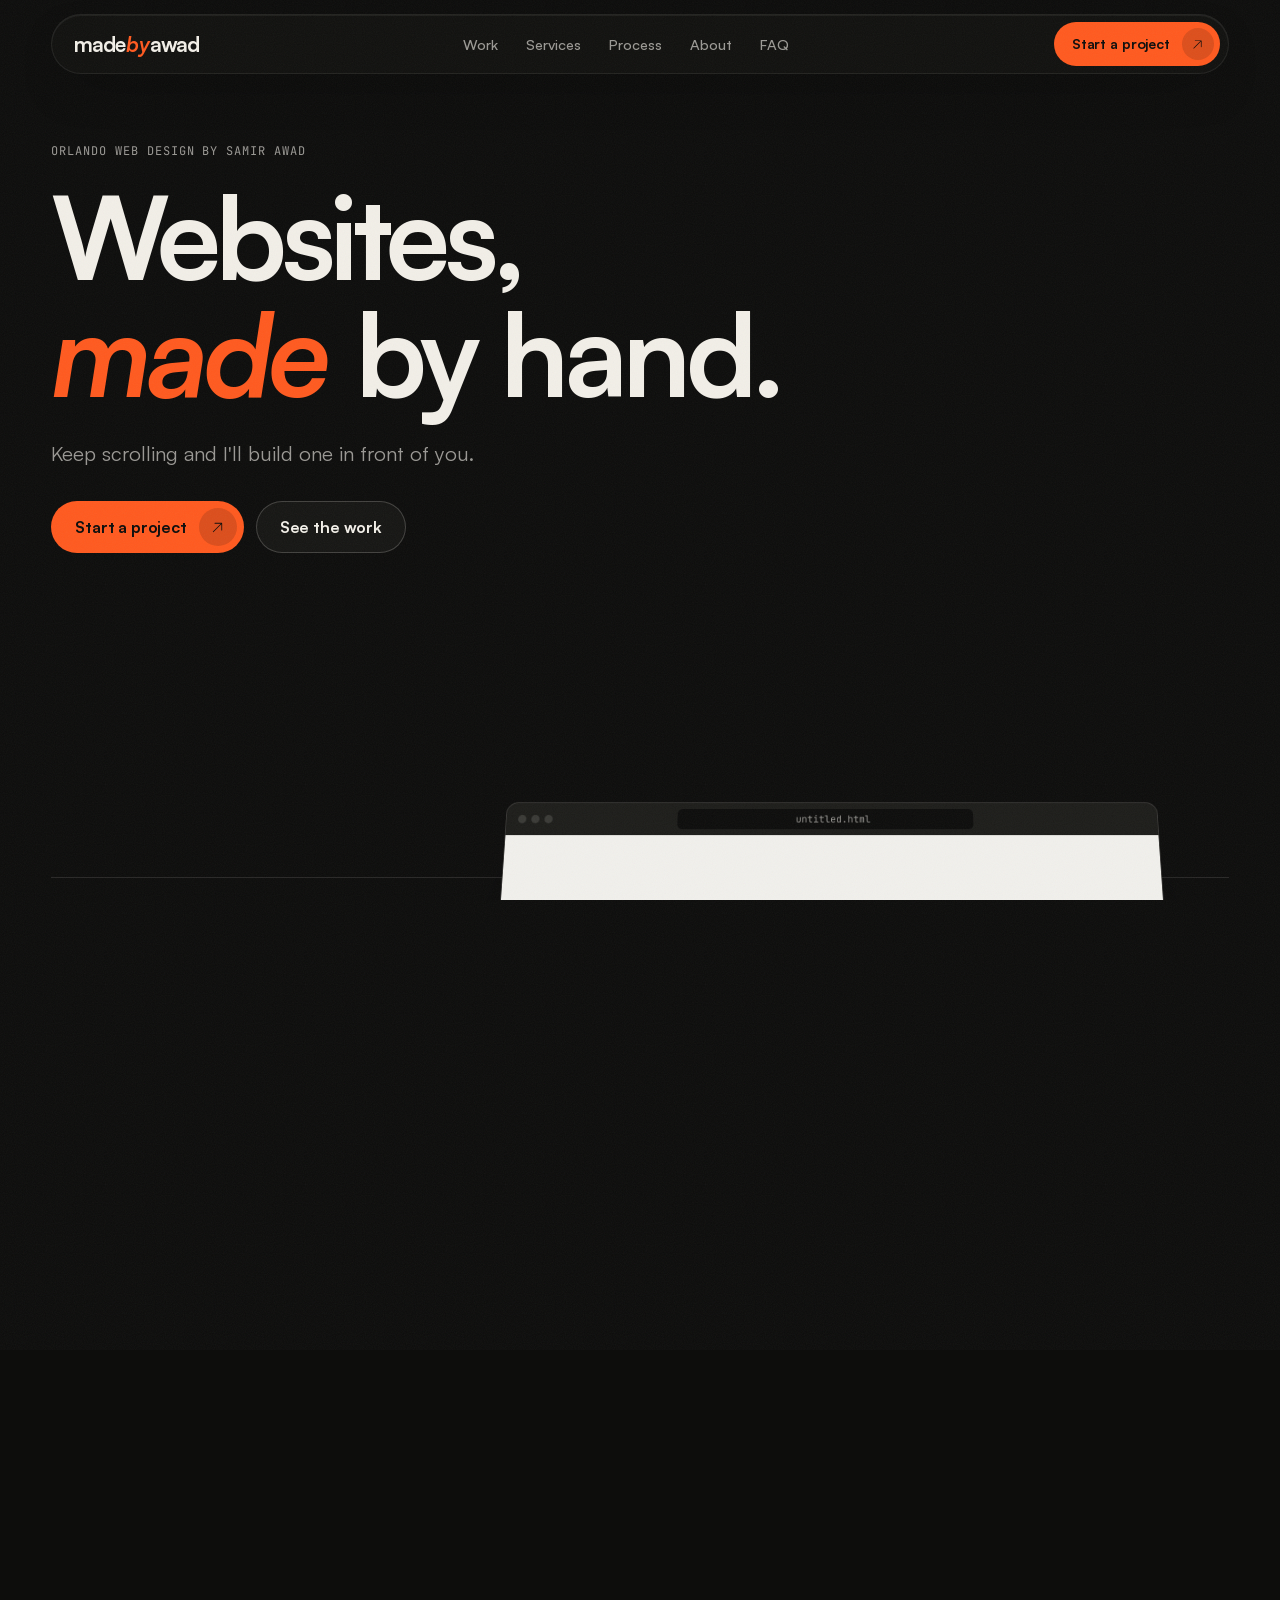
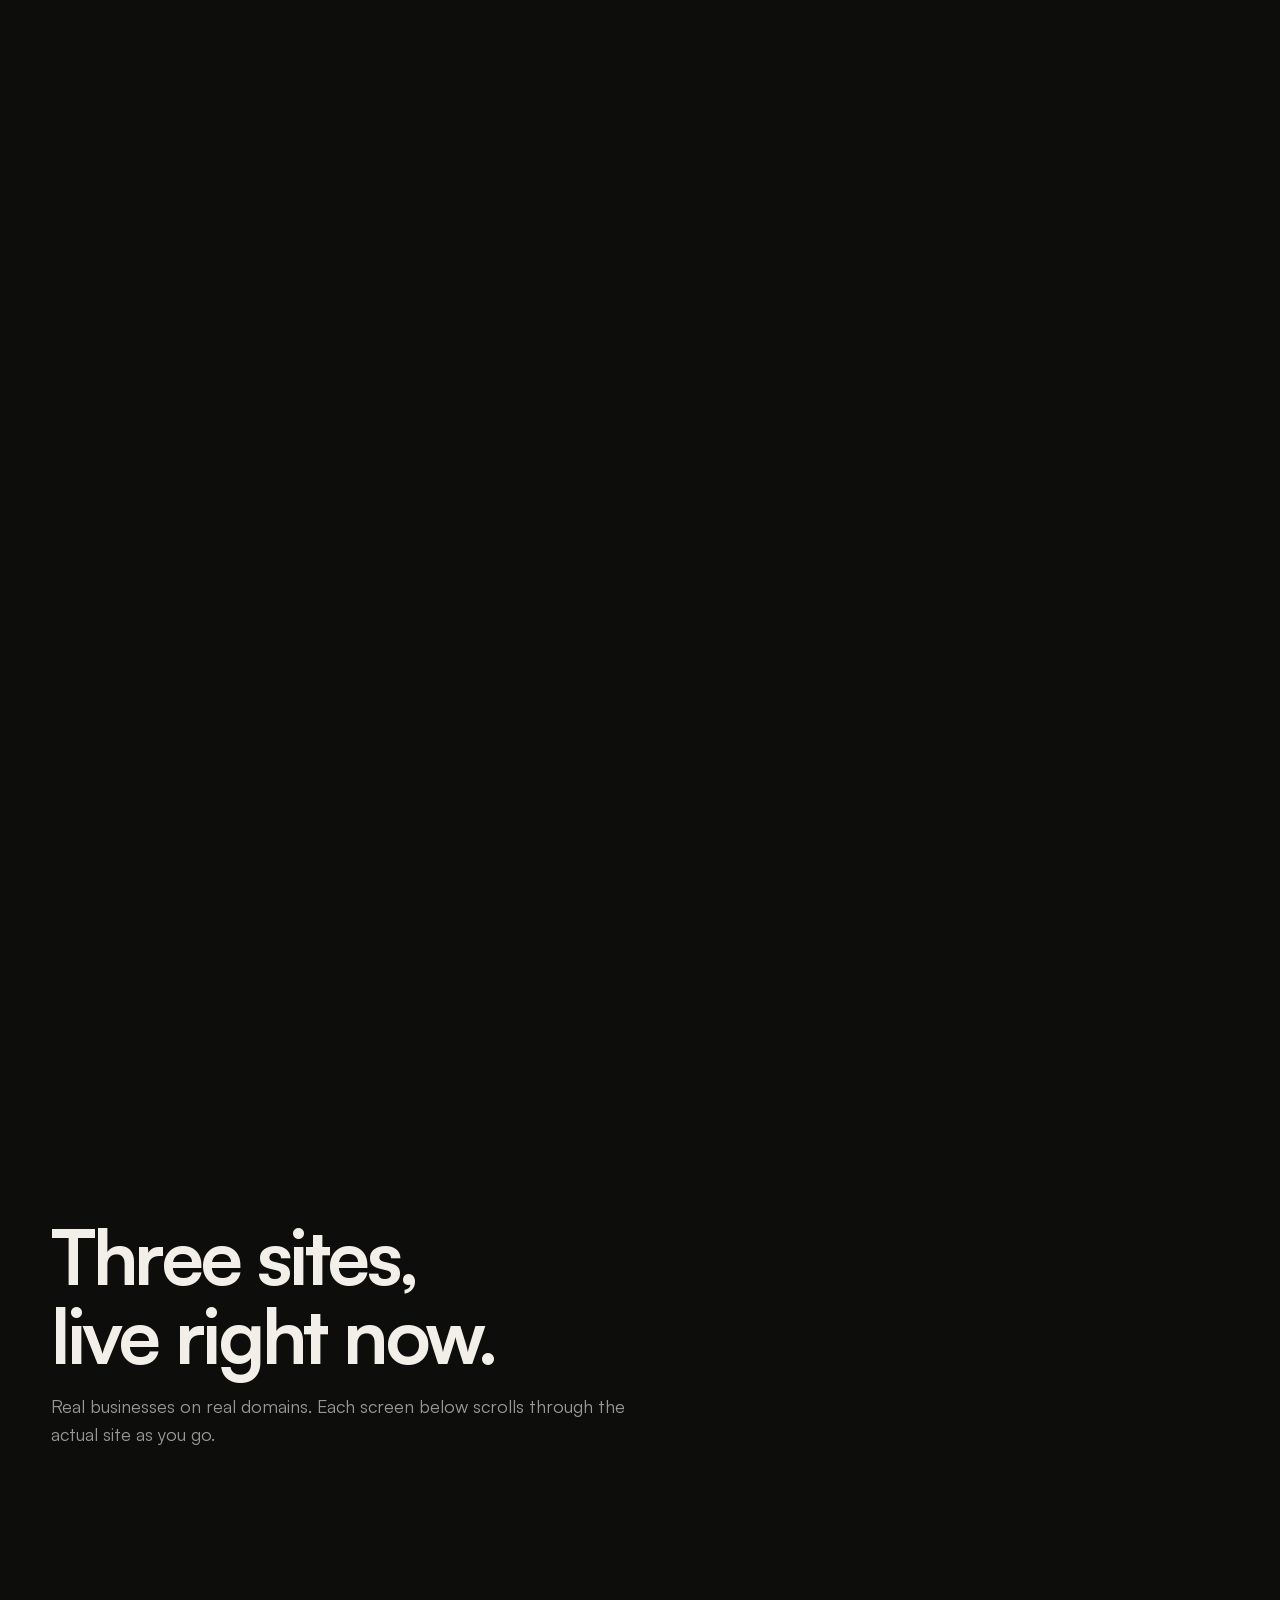
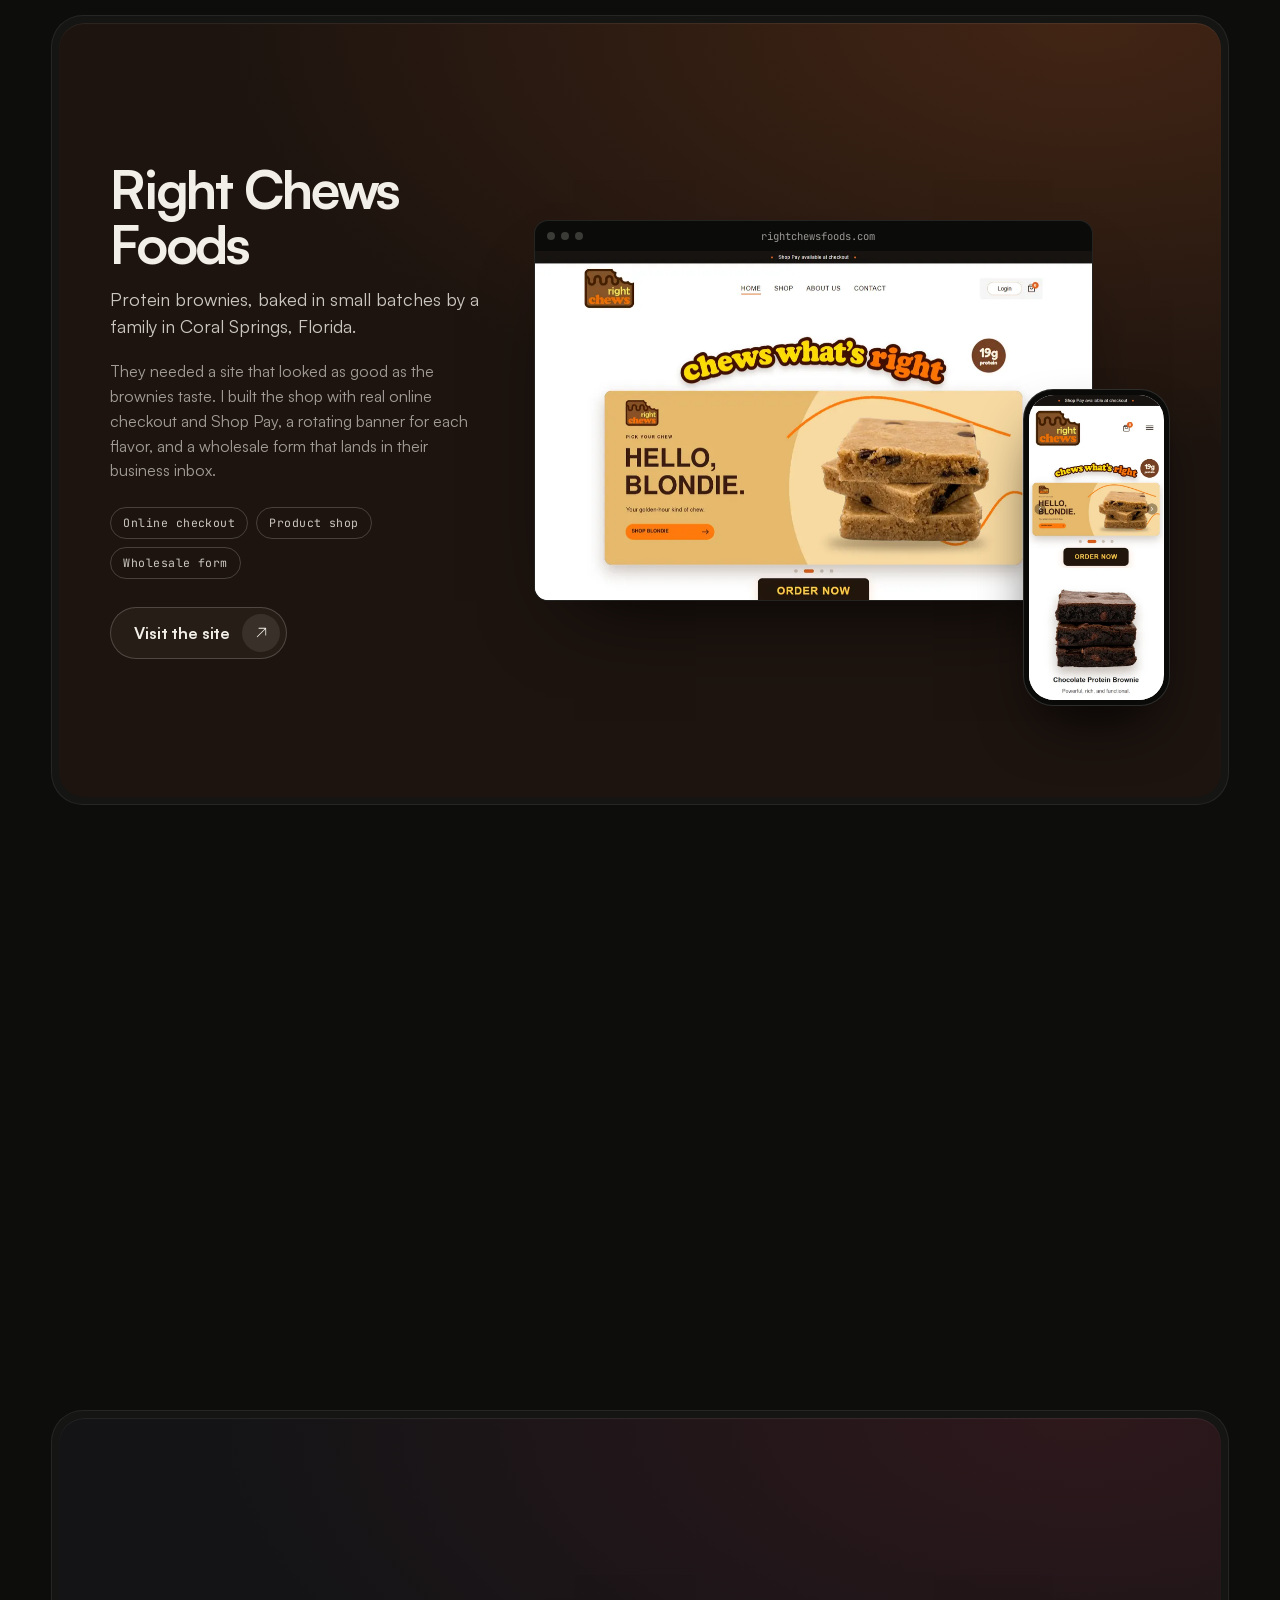
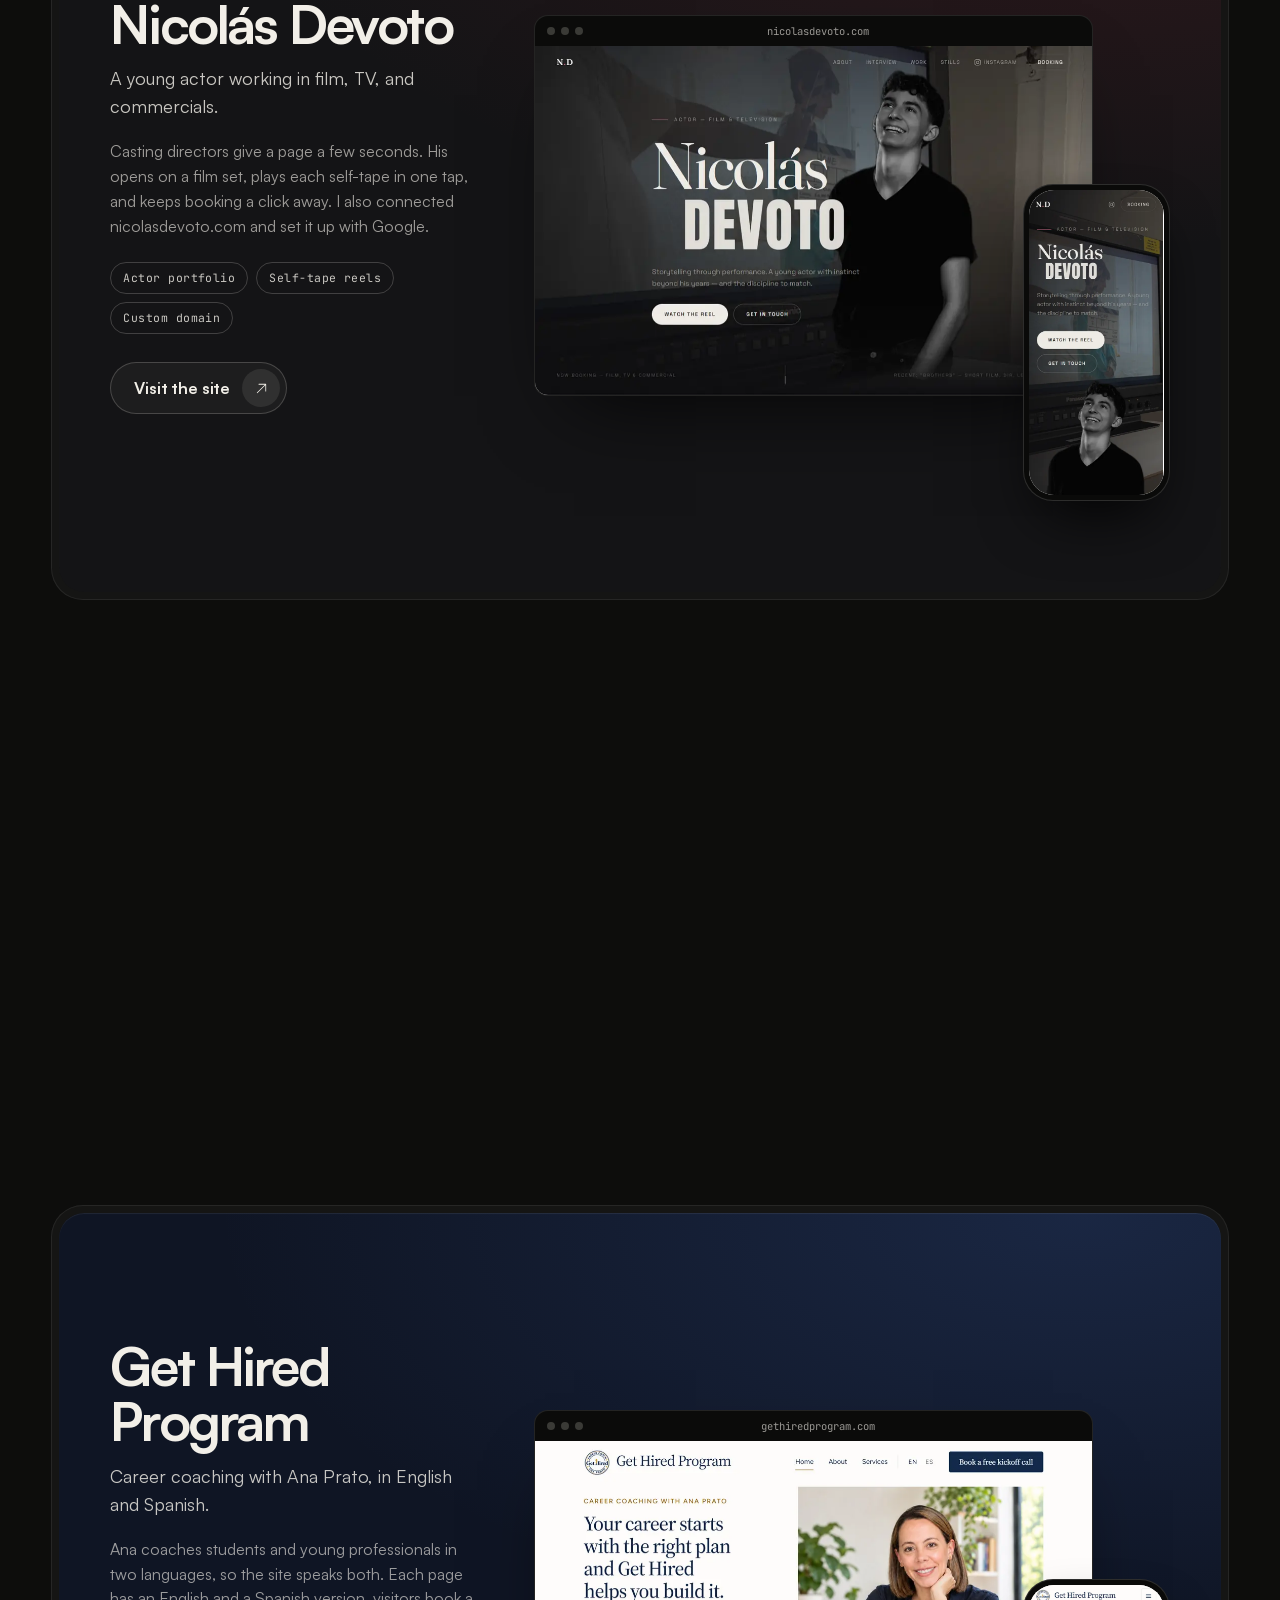
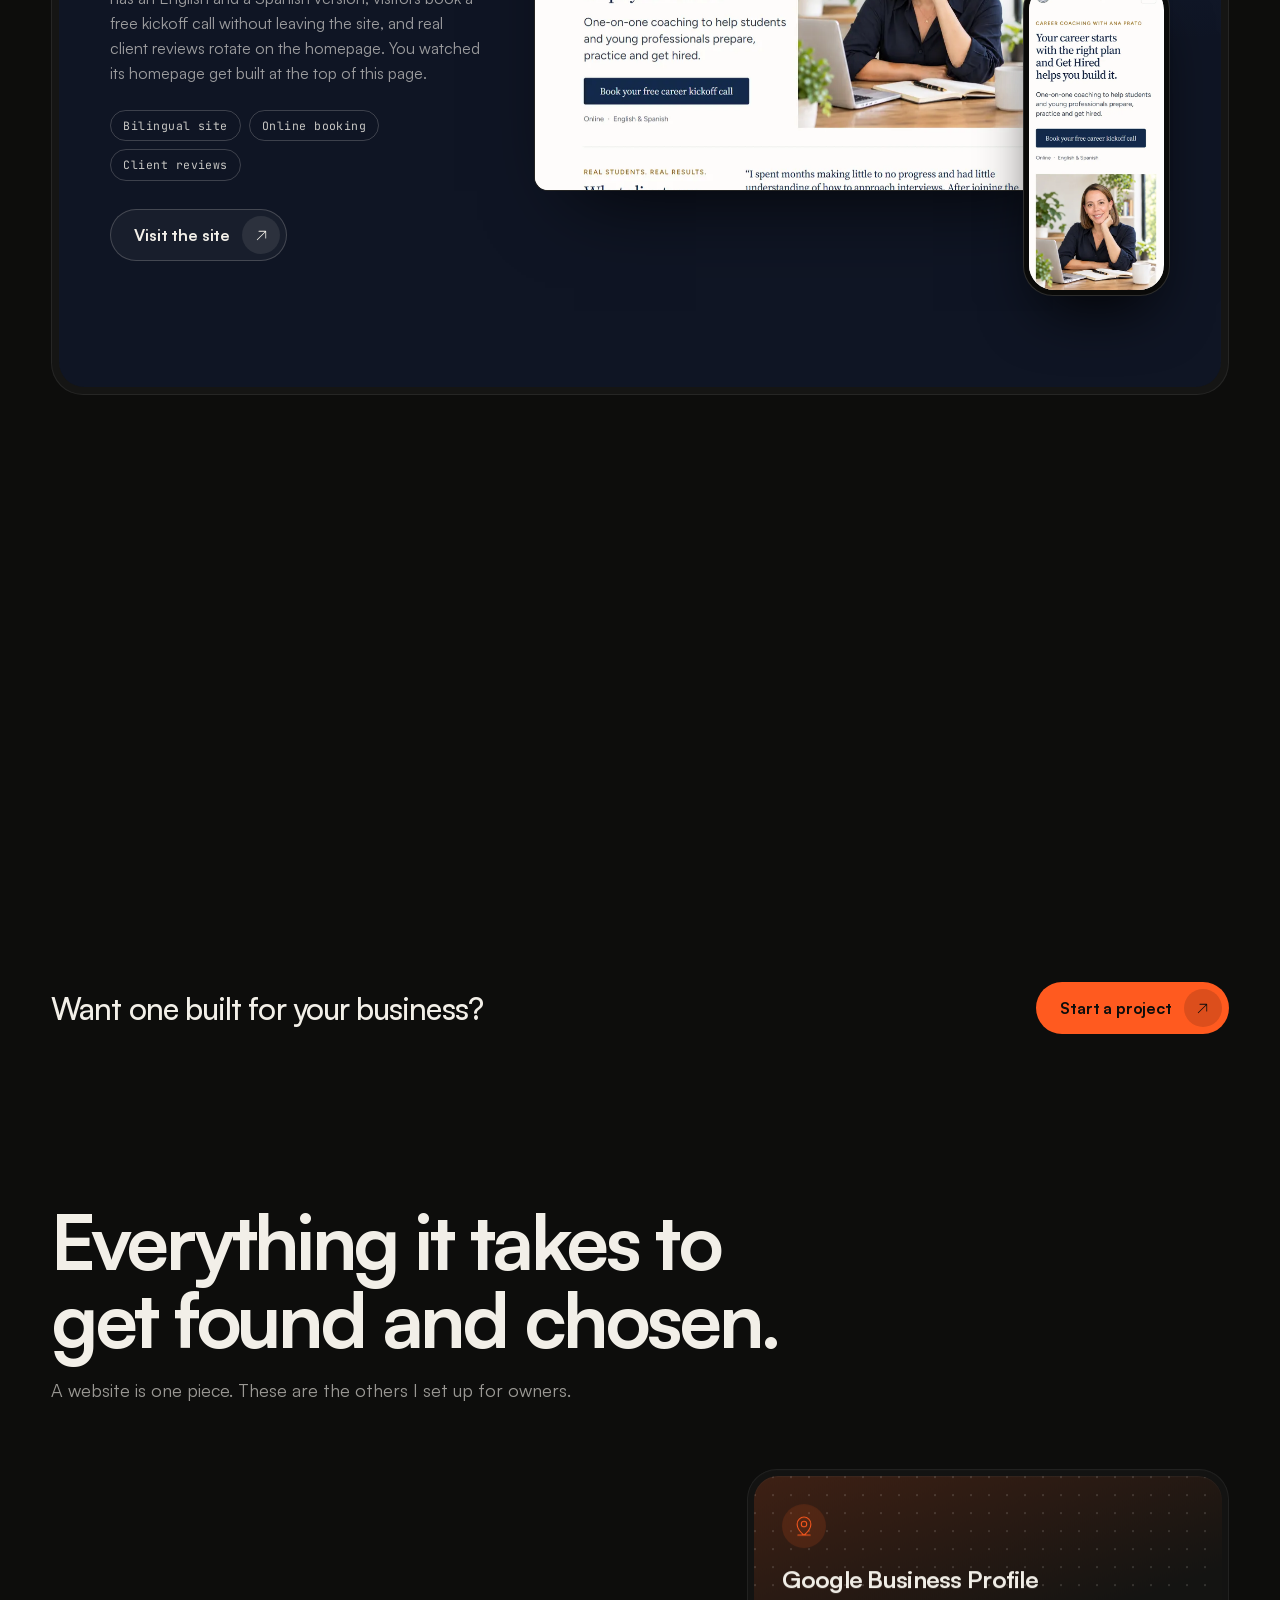
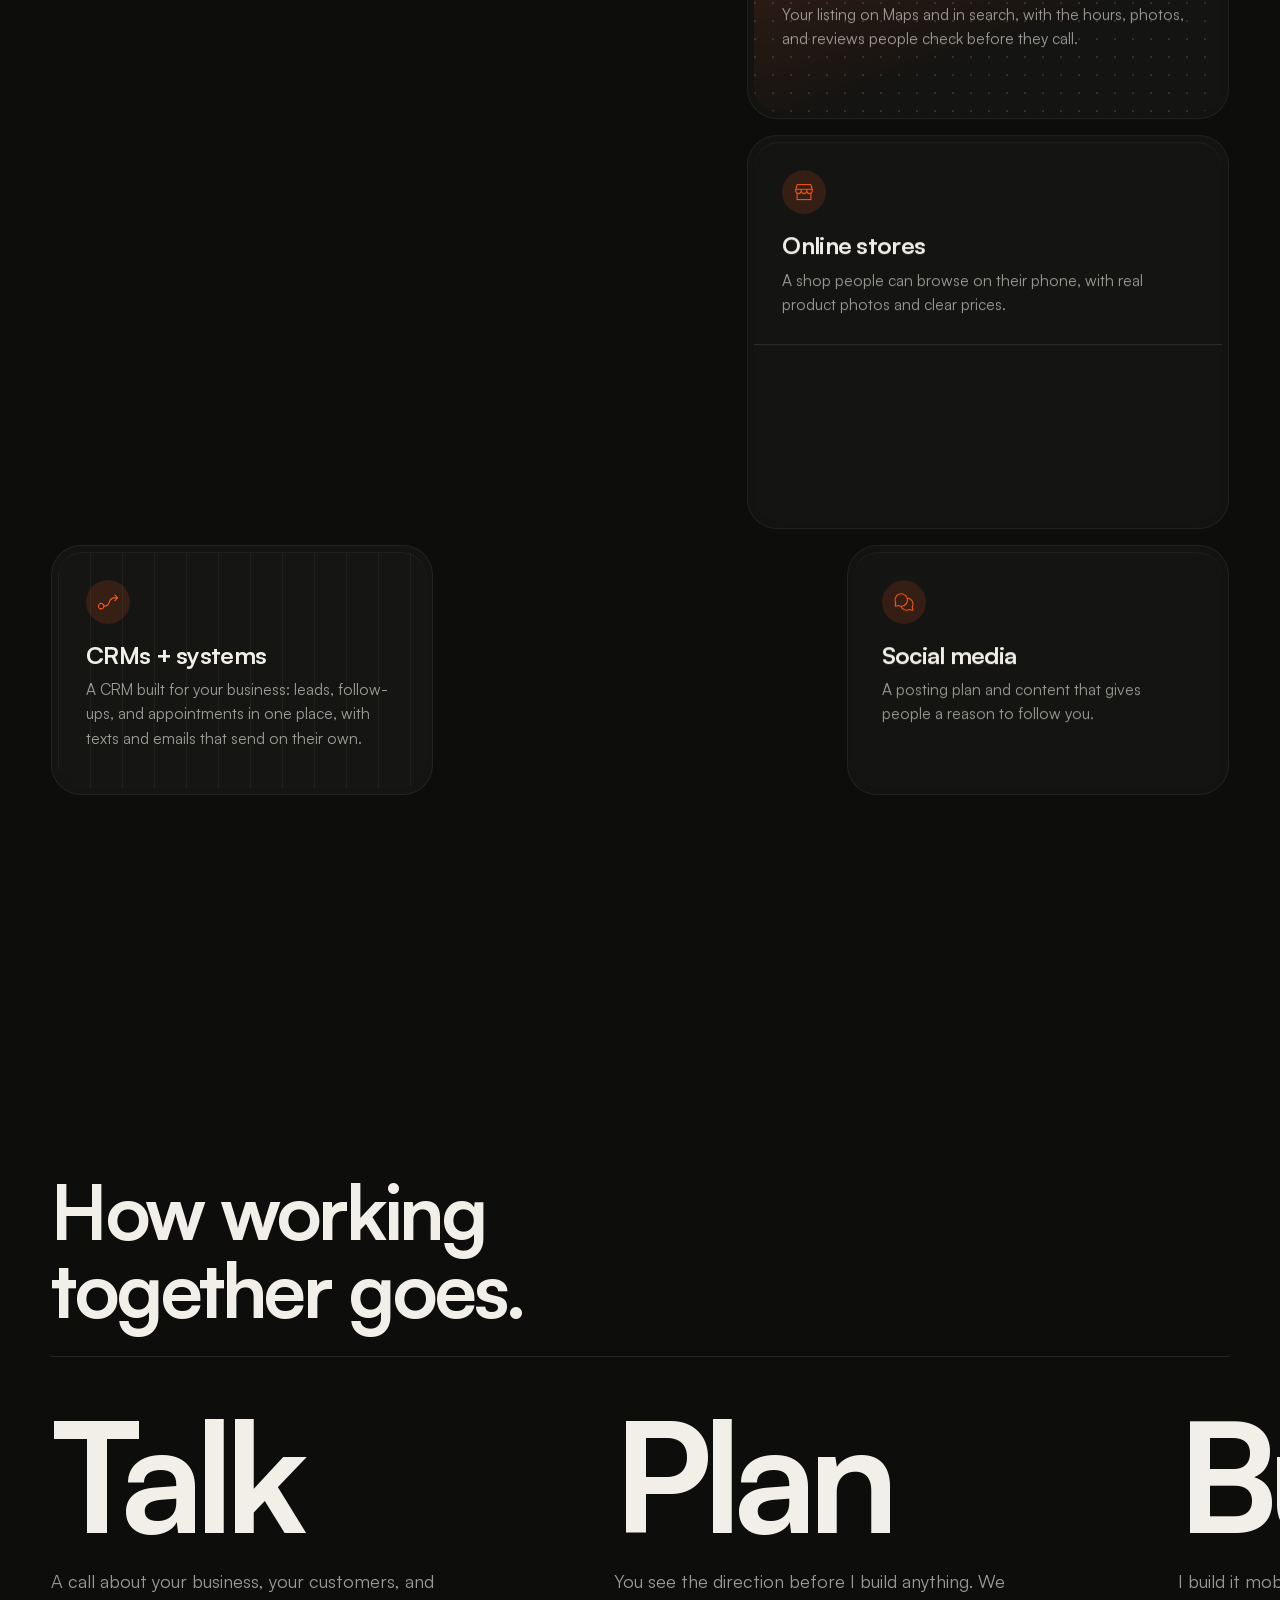
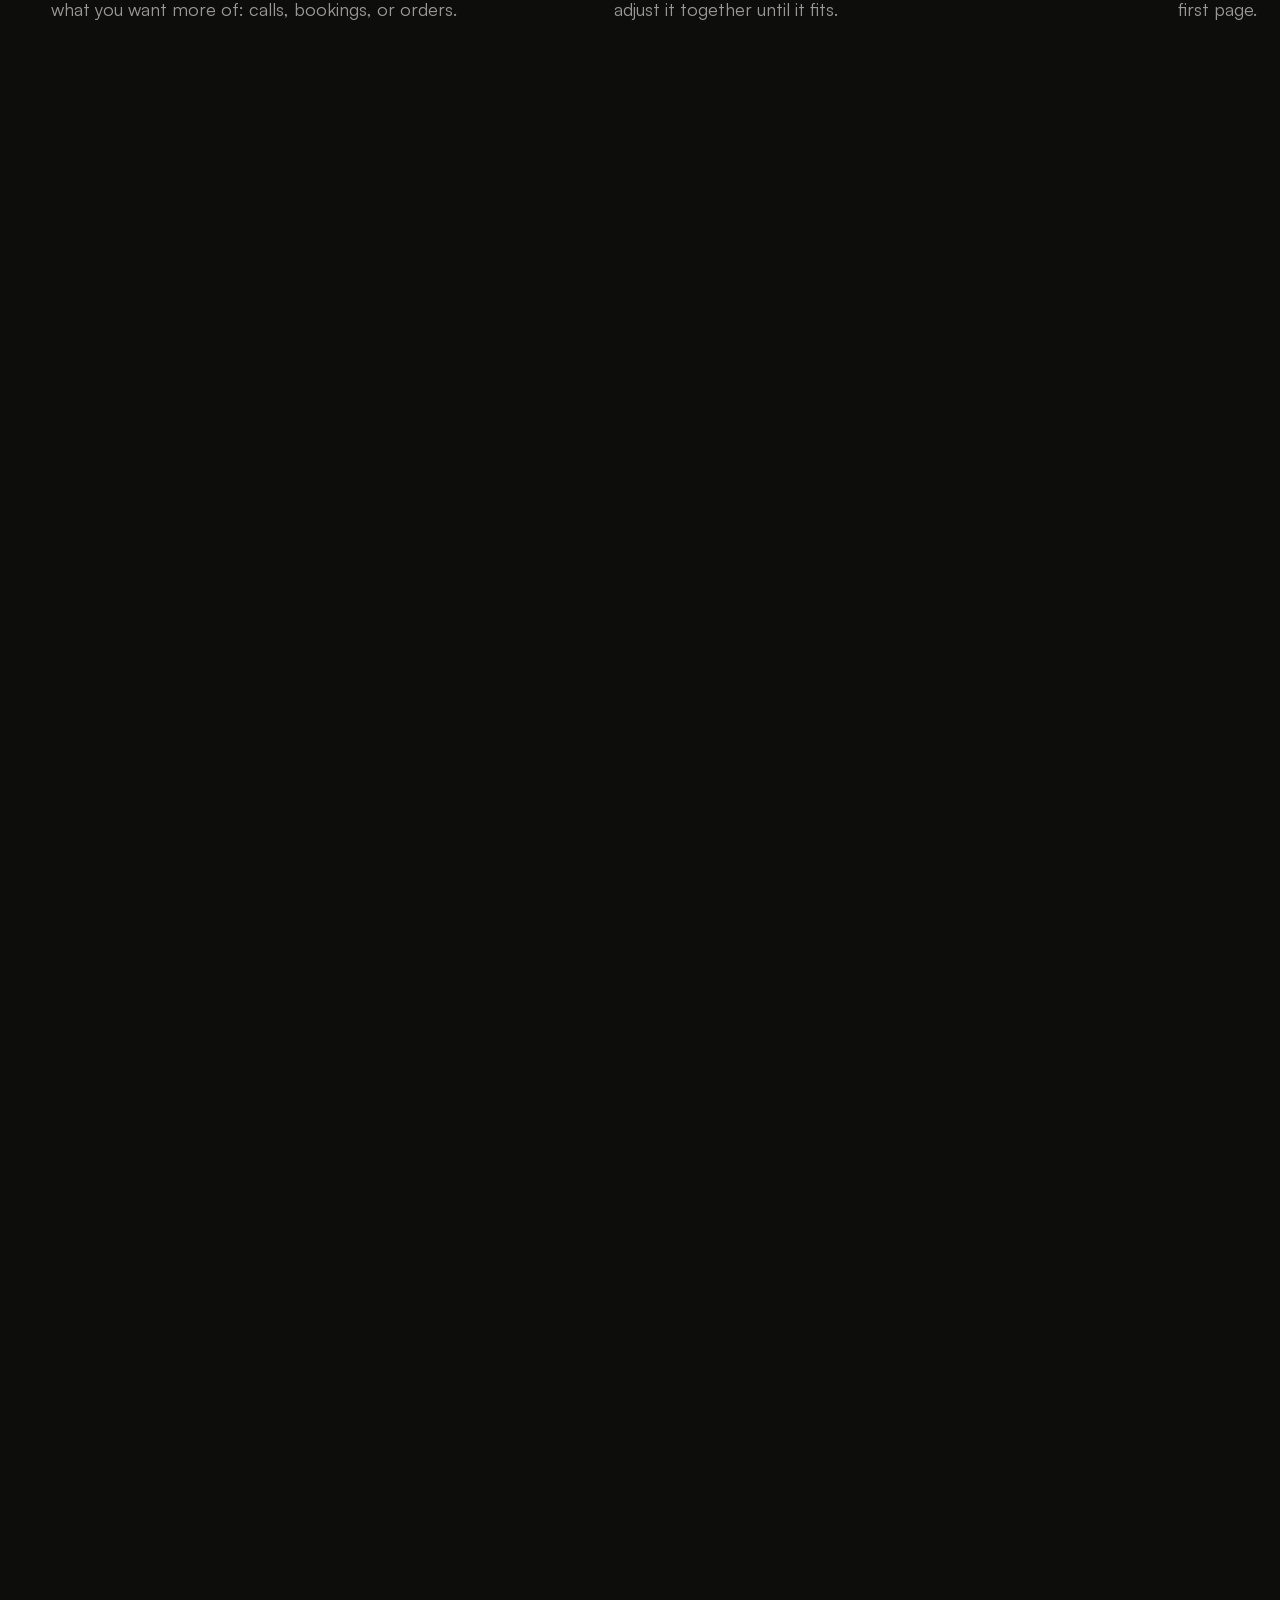
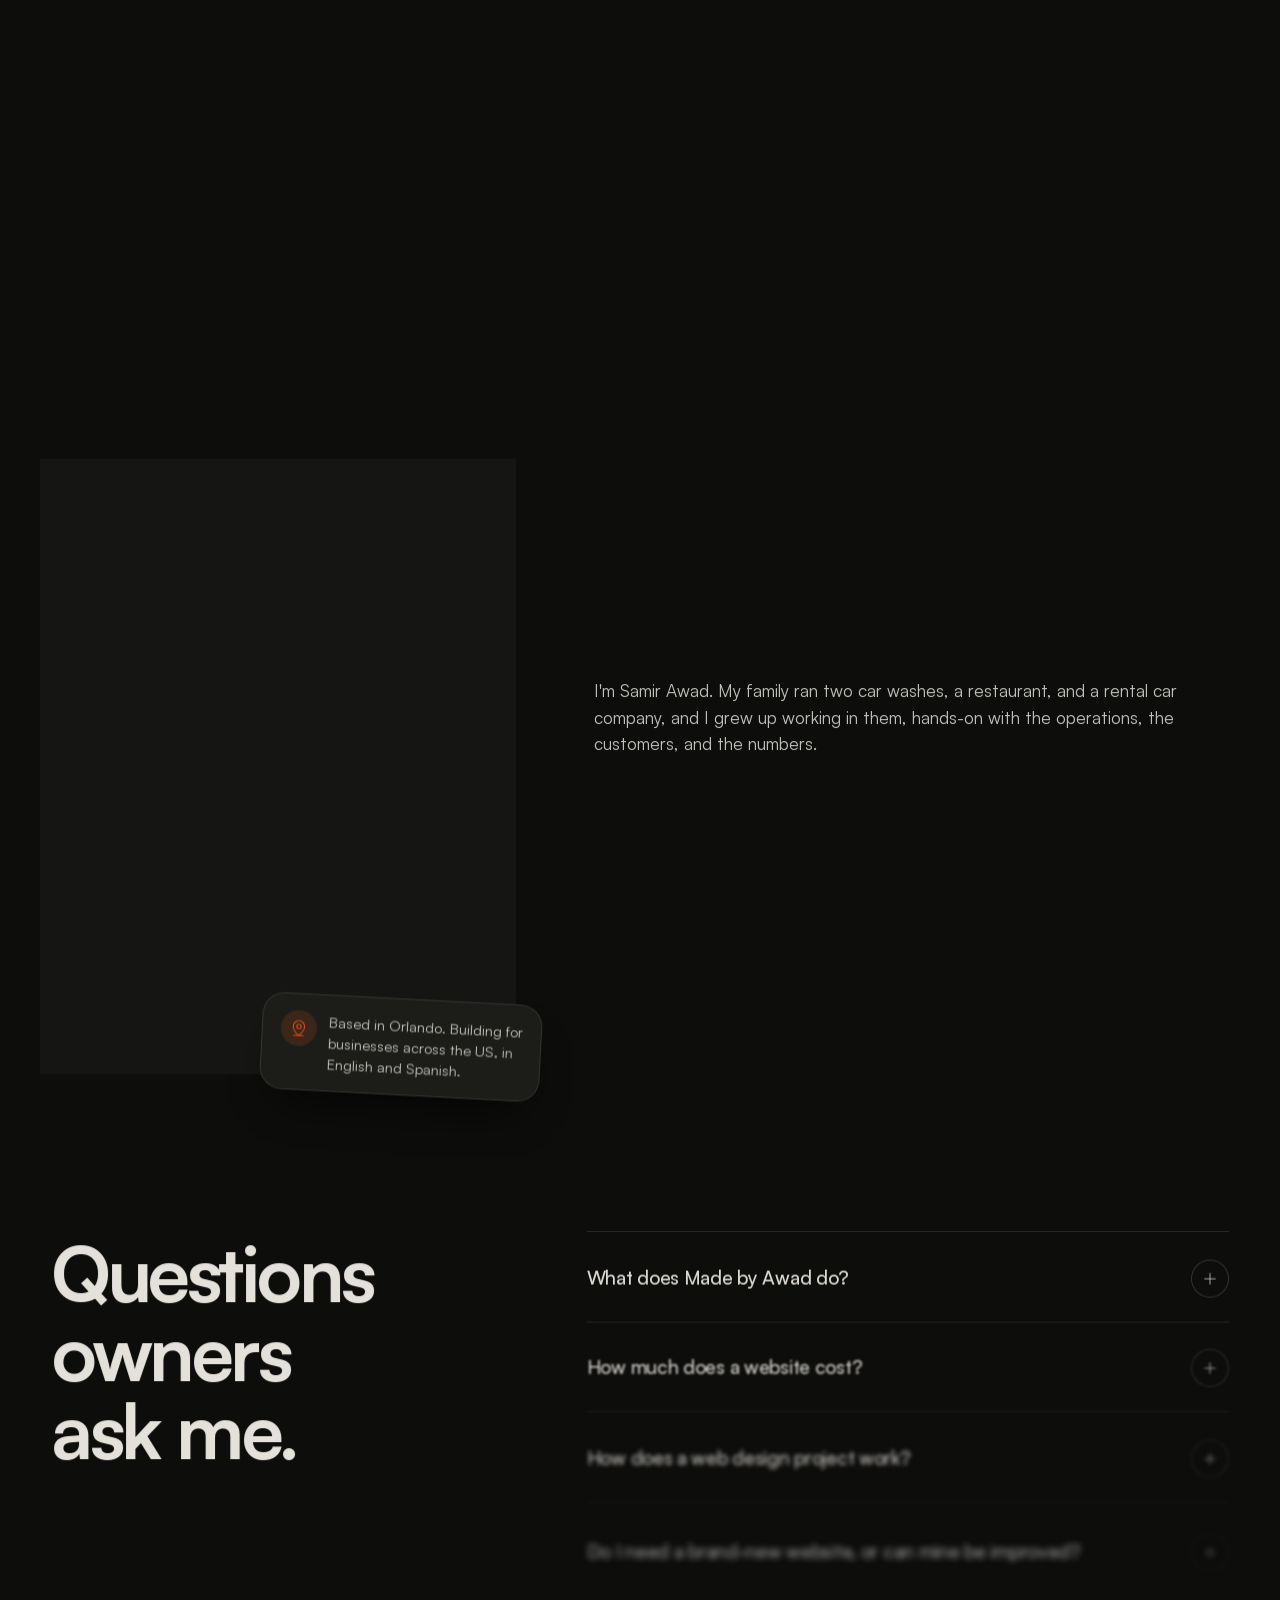
<file: index.html>
<!doctype html>
<html lang="en">
<head>
<meta charset="utf-8">
<meta name="viewport" content="width=device-width, initial-scale=1, viewport-fit=cover">
<title>Orlando Web Designer for Small Businesses | Made by Awad</title>
<meta name="description" content="Web designer in Orlando, Florida. Samir Awad builds websites, online stores, and Google Business Profiles for small businesses across the US, in English or Spanish.">
<link rel="canonical" href="https://madebyawad.com/">
<meta name="theme-color" content="#0d0d0c">
<meta name="color-scheme" content="dark">

<meta property="og:type" content="website">
<meta property="og:site_name" content="Made by Awad">
<meta property="og:title" content="Made by Awad | Web design in Orlando, made by hand">
<meta property="og:description" content="Watch a website get built as you scroll, then see three live client sites.">
<meta property="og:url" content="https://madebyawad.com/">
<meta property="og:image" content="https://madebyawad.com/img/og.jpg">
<meta property="og:image:width" content="1200">
<meta property="og:image:height" content="630">
<meta name="twitter:card" content="summary_large_image">
<meta name="twitter:title" content="Made by Awad | Web design in Orlando, made by hand">
<meta name="twitter:description" content="Watch a website get built as you scroll, then see three live client sites.">
<meta name="twitter:image" content="https://madebyawad.com/img/og.jpg">

<link rel="icon" href="favicon.svg" type="image/svg+xml">
<link rel="icon" href="favicon-32.png" sizes="32x32" type="image/png">
<link rel="apple-touch-icon" href="apple-touch-icon.png">

<link rel="preload" href="fonts/satoshi-700.woff2" as="font" type="font/woff2" crossorigin>
<link rel="preload" href="fonts/satoshi-500.woff2" as="font" type="font/woff2" crossorigin>
<link rel="preload" href="fonts/satoshi-700-italic.woff2" as="font" type="font/woff2" crossorigin>
<link rel="stylesheet" href="css/fonts.css">
<link rel="stylesheet" href="css/style.css">

<script type="application/ld+json">
{
 "@context": "https://schema.org",
 "@graph": [
  {
   "@type": "WebSite",
   "@id": "https://madebyawad.com/#website",
   "url": "https://madebyawad.com/",
   "name": "Made by Awad",
   "publisher": {
    "@id": "https://madebyawad.com/#business"
   },
   "inLanguage": "en-US"
  },
  {
   "@type": "WebPage",
   "@id": "https://madebyawad.com/#webpage",
   "url": "https://madebyawad.com/",
   "name": "Orlando Web Designer for Small Businesses | Made by Awad",
   "isPartOf": {
    "@id": "https://madebyawad.com/#website"
   },
   "about": {
    "@id": "https://madebyawad.com/#business"
   },
   "primaryImageOfPage": "https://madebyawad.com/img/og.jpg",
   "datePublished": "2026-10-01",
   "dateModified": "2026-10-05",
   "inLanguage": "en-US"
  },
  {
   "@type": "ProfessionalService",
   "@id": "https://madebyawad.com/#business",
   "name": "Made by Awad",
   "url": "https://madebyawad.com/",
   "email": "samir@madebyawad.com",
   "image": "https://madebyawad.com/img/og.jpg",
   "sameAs": [
    "https://share.google/DKFcYp2JkqU6MSrma"
   ],
   "description": "Made by Awad is the web design business of Samir Awad in Orlando, Florida. It builds websites, online stores, and Google Business Profiles for small businesses across the United States, in English and Spanish.",
   "founder": {
    "@id": "https://madebyawad.com/#samir"
   },
   "areaServed": {
    "@type": "Country",
    "name": "United States"
   },
   "address": {
    "@type": "PostalAddress",
    "addressLocality": "Orlando",
    "addressRegion": "FL",
    "addressCountry": "US"
   },
   "availableLanguage": [
    "English",
    "Spanish"
   ],
   "knowsAbout": [
    "Web design",
    "Search engine optimization",
    "Google Business Profile",
    "E-commerce",
    "Meta advertising",
    "Social media marketing"
   ],
   "hasOfferCatalog": {
    "@type": "OfferCatalog",
    "name": "Services",
    "itemListElement": [
     {
      "@type": "Offer",
      "itemOffered": {
       "@type": "Service",
       "name": "Website design and SEO",
       "description": "Fast, mobile-first websites built so Google can read what a business does and where."
      }
     },
     {
      "@type": "Offer",
      "itemOffered": {
       "@type": "Service",
       "name": "Google Business Profile setup",
       "description": "The listing on Google Maps and in search, with hours, photos, and reviews."
      }
     },
     {
      "@type": "Offer",
      "itemOffered": {
       "@type": "Service",
       "name": "Online stores",
       "description": "Shops customers can browse on a phone, with product photos and clear prices."
      }
     },
     {
      "@type": "Offer",
      "itemOffered": {
       "@type": "Service",
       "name": "CRMs and business systems",
       "description": "Custom CRMs, follow-up automations, forms, booking, and business email built around how the business already works."
      }
     },
     {
      "@type": "Offer",
      "itemOffered": {
       "@type": "Service",
       "name": "Meta ads",
       "description": "Facebook and Instagram ads aimed at nearby customers."
      }
     },
     {
      "@type": "Offer",
      "itemOffered": {
       "@type": "Service",
       "name": "Social media",
       "description": "A posting plan and content for a business's social accounts."
      }
     }
    ]
   }
  },
  {
   "@type": "Person",
   "@id": "https://madebyawad.com/#samir",
   "name": "Samir Awad",
   "jobTitle": "Web designer",
   "email": "mailto:samir@madebyawad.com",
   "url": "https://madebyawad.com/",
   "image": "https://madebyawad.com/img/samir.jpg",
   "knowsLanguage": [
    "en",
    "es"
   ],
   "address": {
    "@type": "PostalAddress",
    "addressLocality": "Orlando",
    "addressRegion": "FL",
    "addressCountry": "US"
   },
   "description": "Samir Awad is a web designer in Orlando, Florida. He grew up working in his family's car washes, restaurant, and rental car company, and builds websites for small businesses in English and Spanish.",
   "worksFor": {
    "@id": "https://madebyawad.com/#business"
   },
   "knowsAbout": [
    "Web design",
    "Search engine optimization",
    "Google Business Profile",
    "E-commerce"
   ]
  },
  {
   "@type": "FAQPage",
   "@id": "https://madebyawad.com/#faq",
   "mainEntity": [
    {
     "@type": "Question",
     "name": "What does Made by Awad do?",
     "acceptedAnswer": {
      "@type": "Answer",
      "text": "Made by Awad is the web design business of Samir Awad in Orlando, Florida. I design and build websites, online stores, and Google Business Profiles for small businesses across the US, and I set up the forms, booking, and business email that go with them. I work in English and Spanish."
     }
    },
    {
     "@type": "Question",
     "name": "How much does a website cost?",
     "acceptedAnswer": {
      "@type": "Answer",
      "text": "It depends on how many pages you need and what the site has to do, like take bookings or sell products. After our first call I send you a written proposal with the price, the deposit, and the payment schedule, and I start work once you approve it. Domain names and software subscriptions are billed to you by those companies."
     }
    },
    {
     "@type": "Question",
     "name": "How does a web design project work?",
     "acceptedAnswer": {
      "@type": "Answer",
      "text": "Five steps. We talk about your business and your customers. I show you the direction before I build anything. I build the site mobile-first, with SEO set up from the first page. I test it on real phones and tune the speed. Then it goes live on your domain, connected to Google."
     }
    },
    {
     "@type": "Question",
     "name": "Do I need a brand-new website, or can mine be improved?",
     "acceptedAnswer": {
      "@type": "Answer",
      "text": "Sometimes an existing site needs the right fixes: speed, structure, better words, SEO basics. If it isn't mobile-friendly or doesn't show up on Google, rebuilding is often faster and cheaper than patching. I'll review what you have and tell you which one you need."
     }
    },
    {
     "@type": "Question",
     "name": "Can you build my website in English and Spanish?",
     "acceptedAnswer": {
      "@type": "Answer",
      "text": "Yes. I speak both. For career coach Ana Prato I built gethiredprogram.com with an English and a Spanish version of each page."
     }
    },
    {
     "@type": "Question",
     "name": "What is a Google Business Profile and why does it matter?",
     "acceptedAnswer": {
      "@type": "Answer",
      "text": "It's the free listing on Google Maps and beside search results with your hours, photos, reviews, and phone number. For local businesses it's often the first thing customers see, and an optimized profile is how you compete for the top-three map results on searches like \"car wash near me.\""
     }
    },
    {
     "@type": "Question",
     "name": "How long until I see results on Google?",
     "acceptedAnswer": {
      "@type": "Answer",
      "text": "It depends on the channel. A new website and an optimized Google Business Profile can show effects within days or weeks. Paid ads bring traffic on day one but usually need 2 to 4 weeks of tuning. SEO often takes 3 to 6 months for meaningful movement. Nobody can honestly promise you #1 on Google in a week, and I won't."
     }
    },
    {
     "@type": "Question",
     "name": "Do you only work with businesses in Orlando?",
     "acceptedAnswer": {
      "@type": "Answer",
      "text": "No. I'm based in Orlando and work with businesses across the US over video calls and email, in English or Spanish."
     }
    },
    {
     "@type": "Question",
     "name": "Can you build a CRM or custom system for my business?",
     "acceptedAnswer": {
      "@type": "Answer",
      "text": "Yes, for any kind of business. I build CRMs and custom systems around how you already work: one place for your leads and customers, follow-up reminders, appointment booking, texts and emails that send on their own, and a dashboard that shows where your sales stand. I run my own sales on a CRM I built, so I know what a working one needs."
     }
    }
   ]
  }
 ]
}
</script>
</head>
<body class="is-loading">
<svg width="0" height="0" style="position:absolute" aria-hidden="true" focusable="false"><symbol id="i-arrow-down" viewBox="0 0 256 256" fill="currentColor"><path d="M204.24,148.24l-72,72a6,6,0,0,1-8.48,0l-72-72a6,6,0,0,1,8.48-8.48L122,201.51V40a6,6,0,0,1,12,0V201.51l61.76-61.75a6,6,0,0,1,8.48,8.48Z"/></symbol><symbol id="i-arrow-up-right" viewBox="0 0 256 256" fill="currentColor"><path d="M198,64V168a6,6,0,0,1-12,0V78.48L68.24,196.24a6,6,0,0,1-8.48-8.48L177.52,70H88a6,6,0,0,1,0-12H192A6,6,0,0,1,198,64Z"/></symbol><symbol id="i-chats-circle" viewBox="0 0 256 256" fill="currentColor"><path d="M229.93,186.58A78,78,0,0,0,168.16,74.42,78,78,0,1,0,26.07,138.58L18.58,164A14,14,0,0,0,36,181.42l25.46-7.49a78,78,0,0,0,26.39,7.63,78,78,0,0,0,106.77,40.37L220,229.42A14,14,0,0,0,237.42,212ZM62,161.5a6.05,6.05,0,0,0-1.69.24l-27.77,8.17a2,2,0,0,1-2.48-2.48l8.17-27.77a6.05,6.05,0,0,0-.47-4.53,66,66,0,1,1,27.08,27.08A6,6,0,0,0,62,161.5Zm155.71,26.16,8.17,27.77a2,2,0,0,1-2.48,2.48l-27.77-8.17a6.06,6.06,0,0,0-4.53.47,66,66,0,0,1-90-28.4,77.92,77.92,0,0,0,71-94.68,66,66,0,0,1,46.07,96A6.05,6.05,0,0,0,217.74,187.66Z"/></symbol><symbol id="i-check" viewBox="0 0 256 256" fill="currentColor"><path d="M228.24,76.24l-128,128a6,6,0,0,1-8.48,0l-56-56a6,6,0,0,1,8.48-8.48L96,191.51,219.76,67.76a6,6,0,0,1,8.48,8.48Z"/></symbol><symbol id="i-envelope-simple" viewBox="0 0 256 256" fill="currentColor"><path d="M224,50H32a6,6,0,0,0-6,6V192a14,14,0,0,0,14,14H216a14,14,0,0,0,14-14V56A6,6,0,0,0,224,50ZM208.58,62,128,135.86,47.42,62ZM216,194H40a2,2,0,0,1-2-2V69.64l86,78.78a6,6,0,0,0,8.1,0L218,69.64V192A2,2,0,0,1,216,194Z"/></symbol><symbol id="i-flow-arrow" viewBox="0 0 256 256" fill="currentColor"><path d="M244.24,75.76l-32-32a6,6,0,0,0-8.48,8.48L225.51,74H208c-48,0-59.44,27.46-69.54,51.69-9.43,22.64-17.66,42.33-53,44.16a38,38,0,1,0,.06,12c43.34-2.06,54.29-28.29,64-51.55C159.44,106.53,168,86,208,86h17.51l-21.75,21.76a6,6,0,1,0,8.48,8.48l32-32A6,6,0,0,0,244.24,75.76ZM48,202a26,26,0,1,1,26-26A26,26,0,0,1,48,202Z"/></symbol><symbol id="i-globe-simple" viewBox="0 0 256 256" fill="currentColor"><path d="M128,26A102,102,0,1,0,230,128,102.12,102.12,0,0,0,128,26Zm89.8,96H173.89c-1.54-40.77-18.48-68.23-30.43-82.67A90.19,90.19,0,0,1,217.8,122ZM128,215.83a110,110,0,0,1-15.19-19.45A128.37,128.37,0,0,1,94.13,134h67.74a128.37,128.37,0,0,1-18.68,62.38A110,110,0,0,1,128,215.83ZM94.13,122a128.37,128.37,0,0,1,18.68-62.38A110,110,0,0,1,128,40.17a110,110,0,0,1,15.19,19.45A128.37,128.37,0,0,1,161.87,122Zm18.41-82.67c-12,14.44-28.89,41.9-30.43,82.67H38.2A90.19,90.19,0,0,1,112.54,39.33ZM38.2,134H82.11c1.54,40.77,18.48,68.23,30.43,82.67A90.19,90.19,0,0,1,38.2,134Zm105.26,82.67c11.95-14.44,28.89-41.9,30.43-82.67H217.8A90.19,90.19,0,0,1,143.46,216.67Z"/></symbol><symbol id="i-map-pin-line" viewBox="0 0 256 256" fill="currentColor"><path d="M200,226H145.22a266.37,266.37,0,0,0,27.31-27.06c27.13-31.2,41.47-64,41.47-94.94a86,86,0,0,0-172,0c0,30.91,14.34,63.74,41.47,94.94A266.37,266.37,0,0,0,110.78,226H56a6,6,0,0,0,0,12H200a6,6,0,0,0,0-12ZM54,104a74,74,0,0,1,148,0c0,59.62-59,108.93-74,120.51C113,212.93,54,163.62,54,104Zm112,0a38,38,0,1,0-38,38A38,38,0,0,0,166,104Zm-64,0a26,26,0,1,1,26,26A26,26,0,0,1,102,104Z"/></symbol><symbol id="i-megaphone-simple" viewBox="0 0 256 256" fill="currentColor"><path d="M228,88.59l-176.08-54A14,14,0,0,0,34,48V192a14,14,0,0,0,14,14,14.59,14.59,0,0,0,4-.59L138,179v13a14,14,0,0,0,14,14h32a14,14,0,0,0,14-14V160.62l30-9.19A14.07,14.07,0,0,0,238,138V102A14,14,0,0,0,228,88.59ZM48.56,193.92a2,2,0,0,1-1.76-.32A2,2,0,0,1,46,192V48a2,2,0,0,1,.8-1.6A2.05,2.05,0,0,1,48,46a1.79,1.79,0,0,1,.49.08L138,73.53v92.95ZM186,192a2,2,0,0,1-2,2H152a2,2,0,0,1-2-2V175.35l36-11Zm40-54a2,2,0,0,1-1.44,1.92l-.08,0L150,162.8V77.21l74.56,22.87A2,2,0,0,1,226,102Z"/></symbol><symbol id="i-plus" viewBox="0 0 256 256" fill="currentColor"><path d="M222,128a6,6,0,0,1-6,6H134v82a6,6,0,0,1-12,0V134H40a6,6,0,0,1,0-12h82V40a6,6,0,0,1,12,0v82h82A6,6,0,0,1,222,128Z"/></symbol><symbol id="i-storefront" viewBox="0 0 256 256" fill="currentColor"><path d="M26.22,94.41A6,6,0,0,0,26,96v16A38,38,0,0,0,42,143V216a6,6,0,0,0,6,6H208a6,6,0,0,0,6-6V143A38,38,0,0,0,230,112V96a5.91,5.91,0,0,0-.23-1.64L215.43,44.15A14.07,14.07,0,0,0,202,34H54A14.07,14.07,0,0,0,40.57,44.15Zm25.89-47A2,2,0,0,1,54,46H202a2,2,0,0,1,1.92,1.45L216.05,90H40ZM102,102h52v10a26,26,0,0,1-52,0Zm-64,0H90v10a26,26,0,0,1-38.18,23,6,6,0,0,0-1.65-1A26,26,0,0,1,38,112ZM202,210H54V148.66a38,38,0,0,0,42-16.21,37.95,37.95,0,0,0,64,0,38,38,0,0,0,42,16.21Zm3.83-76a6,6,0,0,0-1.65,1A26,26,0,0,1,166,112V102h52v10A26,26,0,0,1,205.83,134Z"/></symbol></svg>
<a class="skip" href="#main">Skip to content</a>

<!-- Intro: signature -->
<div class="intro" id="intro" aria-hidden="true">
  <div class="intro-sig">
    <span class="intro-text">made by awad</span>
    <span class="intro-pen"></span>
  </div>
</div>

<div class="grain" aria-hidden="true"></div>

<header class="nav-wrap">
  <div class="nav-pill">
    <a class="wordmark" href="#top" aria-label="Made by Awad, back to top">made<em>by</em>awad</a>
    <nav class="nav" aria-label="Main">
      <a href="#work">Work</a>
      <a href="#services">Services</a>
      <a href="#process">Process</a>
      <a href="#about">About</a>
      <a href="#faq">FAQ</a>
    </nav>
    <a class="btn btn-sm nav-cta" href="#contact"><span>Start a project</span><span class="btn-ic"><svg><use href="#i-arrow-up-right"/></svg></span></a>
    <button class="burger" type="button" aria-label="Open menu" aria-expanded="false" aria-controls="menu"><span></span><span></span></button>
  </div>
</header>

<div class="menu" id="menu" aria-hidden="true">
  <nav class="menu-links" aria-label="Mobile">
    <a href="#work"><span>Work</span></a>
    <a href="#services"><span>Services</span></a>
    <a href="#process"><span>Process</span></a>
    <a href="#about"><span>About</span></a>
    <a href="#faq"><span>FAQ</span></a>
  </nav>
  <a class="btn menu-cta" href="#contact"><span>Start a project</span><span class="btn-ic"><svg><use href="#i-arrow-up-right"/></svg></span></a>
  <a class="menu-mail" href="mailto:samir@madebyawad.com">samir@madebyawad.com</a>
</div>

<main id="main">
  <span id="top"></span>

  <!-- ============ THE BUILD ============ -->
  <section class="build" id="build" aria-label="Watch a website get built">
    <div class="build-stage">

      <div class="hero-copy">
        <p class="kicker">Orlando web design by Samir Awad</p>
        <h1 class="hero-title"><span class="ln">Websites,</span> <span class="ln"><em>made</em> by hand.</span></h1>
        <p class="hero-sub">Keep scrolling and I'll build one in front of you.</p>
        <div class="hero-ctas">
          <a class="btn" href="#contact"><span>Start a project</span><span class="btn-ic"><svg><use href="#i-arrow-up-right"/></svg></span></a>
          <a class="btn btn-ghost" href="#work"><span>See the work</span></a>
        </div>
      </div>

      <ol class="stages" aria-label="Build stages">
        <li><h3>Blank page</h3><p>Your business and an empty screen. We start with a call, and I ask a lot of questions.</p></li>
        <li><h3>Structure</h3><p>I sketch where things go first: the headline, the photo, and the one button you want people to press.</p></li>
        <li><h3>Words</h3><p>Copy that tells a visitor who you help and what to do next, in plain language.</p></li>
        <li><h3>Color &amp; photos</h3><p>Fonts, color, and photos pulled from your brand. This is where it starts to feel like yours.</p></li>
        <li><h3>Live</h3><p>Get Hired Program, live at gethiredprogram.com. Built for Ana Prato, a career coach who works in English and Spanish.</p></li>
      </ol>

      <div class="frame-wrap">
        <div class="frame" id="frame">
          <div class="chrome">
            <span class="dots"><i></i><i></i><i></i></span>
            <div class="url">
              <svg class="lock" viewBox="0 0 24 24" aria-hidden="true"><path d="M7 11V8a5 5 0 0 1 10 0v3M5 11h14v10H5z" fill="none" stroke="currentColor" stroke-width="2"/></svg>
              <span class="url-blank">untitled.html</span>
              <span class="url-live">gethiredprogram.com</span>
            </div>
            <span class="live-pill"><i></i>Live</span>
          </div>

          <div class="screen">
            <div class="grid-ov" aria-hidden="true"><i></i><i></i><i></i><i></i><i></i><i></i><i></i><i></i><i></i><i></i><i></i><i></i></div>
            <span class="caret" aria-hidden="true"></span>

            <div class="mock" aria-hidden="true">
              <div class="m-nav">
                <div class="b m-logo"><div class="w"><em>LOGO</em></div><div class="r"><span class="seal"></span><span class="ty">Get Hired Program</span><span class="st">Get Hired Program</span></div></div>
                <div class="b m-links"><div class="w"><em>NAV</em></div><div class="r"><span class="ty">About &nbsp;Services</span><span class="st">About &nbsp;&nbsp;Services</span></div></div>
                <div class="b m-cta"><div class="w"><em>BTN</em></div><div class="r"><span class="ty">Book a call</span><span class="st">Book a free kickoff call</span></div></div>
              </div>
              <div class="m-body">
                <div class="m-copy">
                  <div class="b m-eyebrow"><div class="w"><em>EYEBROW</em></div><div class="r"><span class="ty">Career coaching with Ana Prato</span><span class="st">CAREER COACHING WITH ANA PRATO</span></div></div>
                  <div class="b m-h1"><div class="w"><em>H1</em></div><div class="r"><span class="ty">Your career starts with the right plan.</span><span class="st">Your career starts with the right plan and Get Hired helps you build it.</span></div></div>
                  <div class="b m-sub"><div class="w"><em>SUBHEAD</em></div><div class="r"><span class="ty">One-on-one coaching to prepare, practice and get hired.</span><span class="st">One-on-one coaching to help students and young professionals prepare, practice and get hired.</span></div></div>
                  <div class="b m-btn"><div class="w"><em>PRIMARY BUTTON</em></div><div class="r"><span class="ty">Book a free kickoff call</span><span class="st">Book your free career kickoff call</span></div></div>
                  <div class="b m-meta"><div class="w"><em>META</em></div><div class="r"><span class="ty">Online · English &amp; Spanish</span><span class="st">Online · English &amp; Spanish</span></div></div>
                </div>
                <div class="b m-photo">
                  <div class="w"><svg viewBox="0 0 100 100" preserveAspectRatio="none"><path d="M0 0L100 100M100 0L0 100" stroke="currentColor" stroke-width=".6" vector-effect="non-scaling-stroke"/></svg><em>PHOTO</em></div>
                  <div class="r"><img src="img/build-photo.jpg" alt="" width="480" height="470"></div>
                </div>
              </div>
            </div>

            <img class="final" src="img/build-final-desktop.webp" alt="Homepage of gethiredprogram.com, the career coaching website Samir Awad built for Ana Prato" width="1440" height="900" loading="lazy" decoding="async">
          </div>
        </div>
        <a class="visit" href="https://gethiredprogram.com" target="_blank" rel="noopener">This one's real. Visit it <span aria-hidden="true">↗</span></a>
      </div>

      <div class="build-progress" aria-hidden="true"><span></span></div>
    </div>
  </section>

  <!-- ============ WORK ============ -->
  <section class="work" id="work" aria-labelledby="work-title">
    <div class="wrap work-intro">
      <h2 class="h2 reveal" id="work-title">Three sites, live right now.</h2>
      <p class="lede reveal">Real businesses on real domains. Each screen below scrolls through the actual site as you go.</p>
    </div>

    <div class="stack">
      <article class="case" style="--tint: #1d140f; --tone: 214, 104, 42;">
        <div class="case-shell"><div class="case-core">
          <div class="case-copy">
            <h3 class="case-name">Right Chews Foods</h3>
            <p class="case-what">Protein brownies, baked in small batches by a family in Coral Springs, Florida.</p>
            <p class="case-body">They needed a site that looked as good as the brownies taste. I built the shop with real online checkout and Shop Pay, a rotating banner for each flavor, and a wholesale form that lands in their business inbox.</p>
            <ul class="case-tags"><li>Online checkout</li><li>Product shop</li><li>Wholesale form</li></ul>
            <a class="btn btn-ghost" href="https://rightchewsfoods.com/" target="_blank" rel="noopener"><span>Visit the site</span><span class="btn-ic"><svg><use href="#i-arrow-up-right"/></svg></span></a>
          </div>
          <div class="case-devices" aria-hidden="true">
            <div class="dev-browser">
              <div class="dev-chrome"><span class="dots"><i></i><i></i><i></i></span><span class="dev-url">rightchewsfoods.com</span></div>
              <div class="dev-screen"><img class="scroller" src="img/work/rightchews-desktop.webp" alt="Right Chews Foods website on desktop: protein brownie shop with a banner for each flavor" width="1100" height="1839" loading="lazy" decoding="async"></div>
            </div>
            <div class="dev-phone"><div class="dev-screen"><img class="scroller" src="img/work/rightchews-mobile.webp" alt="Right Chews Foods website on a phone" width="480" height="4101" loading="lazy" decoding="async"></div></div>
          </div>
        </div></div>
      </article>
      <div class="case-gap" aria-hidden="true"></div>

      <article class="case" style="--tint: #141416; --tone: 150, 40, 52;">
        <div class="case-shell"><div class="case-core">
          <div class="case-copy">
            <h3 class="case-name">Nicolás Devoto</h3>
            <p class="case-what">A young actor working in film, TV, and commercials.</p>
            <p class="case-body">Casting directors give a page a few seconds. His opens on a film set, plays each self-tape in one tap, and keeps booking a click away. I also connected nicolasdevoto.com and set it up with Google.</p>
            <ul class="case-tags"><li>Actor portfolio</li><li>Self-tape reels</li><li>Custom domain</li></ul>
            <a class="btn btn-ghost" href="https://nicolasdevoto.com" target="_blank" rel="noopener"><span>Visit the site</span><span class="btn-ic"><svg><use href="#i-arrow-up-right"/></svg></span></a>
          </div>
          <div class="case-devices" aria-hidden="true">
            <div class="dev-browser">
              <div class="dev-chrome"><span class="dots"><i></i><i></i><i></i></span><span class="dev-url">nicolasdevoto.com</span></div>
              <div class="dev-screen"><img class="scroller" src="img/work/devoto-desktop.webp" alt="Actor portfolio website for Nicolás Devoto on desktop, with self-tape reels" width="1100" height="7346" loading="lazy" decoding="async"></div>
            </div>
            <div class="dev-phone"><div class="dev-screen"><img class="scroller" src="img/work/devoto-mobile.webp" alt="Nicolás Devoto actor portfolio website on a phone" width="480" height="14474" loading="lazy" decoding="async"></div></div>
          </div>
        </div></div>
      </article>
      <div class="case-gap" aria-hidden="true"></div>

      <article class="case" style="--tint: #0f1524; --tone: 70, 110, 190;">
        <div class="case-shell"><div class="case-core">
          <div class="case-copy">
            <h3 class="case-name">Get Hired Program</h3>
            <p class="case-what">Career coaching with Ana Prato, in English and Spanish.</p>
            <p class="case-body">Ana coaches students and young professionals in two languages, so the site speaks both. Each page has an English and a Spanish version, visitors book a free kickoff call without leaving the site, and real client reviews rotate on the homepage. You watched its homepage get built at the top of this page.</p>
            <ul class="case-tags"><li>Bilingual site</li><li>Online booking</li><li>Client reviews</li></ul>
            <a class="btn btn-ghost" href="https://gethiredprogram.com" target="_blank" rel="noopener"><span>Visit the site</span><span class="btn-ic"><svg><use href="#i-arrow-up-right"/></svg></span></a>
          </div>
          <div class="case-devices" aria-hidden="true">
            <div class="dev-browser">
              <div class="dev-chrome"><span class="dots"><i></i><i></i><i></i></span><span class="dev-url">gethiredprogram.com</span></div>
              <div class="dev-screen"><img class="scroller" src="img/work/gethired-desktop.webp" alt="Get Hired Program bilingual career coaching website on desktop" width="1100" height="2325" loading="lazy" decoding="async"></div>
            </div>
            <div class="dev-phone"><div class="dev-screen"><img class="scroller" src="img/work/gethired-mobile.webp" alt="Get Hired Program website on a phone" width="480" height="5308" loading="lazy" decoding="async"></div></div>
          </div>
        </div></div>
      </article>
      <div class="case-gap case-gap-last" aria-hidden="true"></div>
    </div>

    <div class="wrap work-next reveal">
      <p>Want one built for your business?</p>
      <a class="btn" href="#contact"><span>Start a project</span><span class="btn-ic"><svg><use href="#i-arrow-up-right"/></svg></span></a>
    </div>
  </section>

  <!-- ============ SERVICES ============ -->
  <section class="services" id="services" aria-labelledby="services-title">
    <div class="wrap">
      <h2 class="h2 reveal" id="services-title">Everything it takes to get found and chosen.</h2>
      <p class="lede reveal">A website is one piece. These are the others I set up for owners.</p>

      <div class="bento">
        <article class="cell cell-web reveal">
          <div class="cell-core">
            <div class="cell-media"><img src="img/svc-web.webp" alt="The homepage of nicolasdevoto.com" width="1000" height="625" loading="lazy" decoding="async"></div>
            <div class="cell-text">
              <span class="cell-ic"><svg><use href="#i-globe-simple"/></svg></span>
              <h3><a href="/web-design/">Websites + SEO</a></h3>
              <p>Fast, mobile-first sites built so Google can read what you do and where you do it.</p>
            </div>
          </div>
        </article>

        <article class="cell cell-gbp reveal">
          <div class="cell-core">
            <div class="cell-text">
              <span class="cell-ic"><svg><use href="#i-map-pin-line"/></svg></span>
              <h3><a href="/google-business-profile/">Google Business Profile</a></h3>
              <p>Your listing on Maps and in search, with the hours, photos, and reviews people check before they call.</p>
            </div>
          </div>
        </article>

        <article class="cell cell-store reveal">
          <div class="cell-core">
            <div class="cell-text">
              <span class="cell-ic"><svg><use href="#i-storefront"/></svg></span>
              <h3><a href="/online-stores/">Online stores</a></h3>
              <p>A shop people can browse on their phone, with real product photos and clear prices.</p>
            </div>
            <div class="cell-media"><img src="img/svc-store.webp" alt="Product cards on the Right Chews Foods site" width="900" height="341" loading="lazy" decoding="async"></div>
          </div>
        </article>

        <article class="cell cell-sys reveal">
          <div class="cell-core">
            <div class="cell-text">
              <span class="cell-ic"><svg><use href="#i-flow-arrow"/></svg></span>
              <h3>CRMs + systems</h3>
              <p>A CRM built for your business: leads, follow-ups, and appointments in one place, with texts and emails that send on their own.</p>
            </div>
          </div>
        </article>

        <article class="cell cell-ads reveal">
          <div class="cell-core">
            <div class="cell-text">
              <span class="cell-ic"><svg><use href="#i-megaphone-simple"/></svg></span>
              <h3>Meta ads</h3>
              <p>Facebook and Instagram ads aimed at people near you, with a cost you can see per lead.</p>
            </div>
          </div>
        </article>

        <article class="cell cell-social reveal">
          <div class="cell-core">
            <div class="cell-text">
              <span class="cell-ic"><svg><use href="#i-chats-circle"/></svg></span>
              <h3>Social media</h3>
              <p>A posting plan and content that gives people a reason to follow you.</p>
            </div>
          </div>
        </article>
      </div>
    </div>
  </section>

  <!-- ============ PROCESS ============ -->
  <section class="process" id="process" aria-labelledby="process-title">
    <div class="process-pin">
      <div class="process-head wrap">
        <h2 class="h2" id="process-title">How working together goes.</h2>
        <div class="process-bar" aria-hidden="true"><span></span></div>
      </div>
      <ol class="process-track">
        <li class="step">
          <span class="step-word">Talk</span>
          <p>A call about your business, your customers, and what you want more of: calls, bookings, or orders.</p>
        </li>
        <li class="step">
          <span class="step-word">Plan</span>
          <p>You see the direction before I build anything. We adjust it together until it fits.</p>
        </li>
        <li class="step">
          <span class="step-word">Build</span>
          <p>I build it mobile-first, with SEO set up from the first page.</p>
        </li>
        <li class="step">
          <span class="step-word">Test</span>
          <p>I check it on real phones, tune the speed, and tighten the copy.</p>
        </li>
        <li class="step">
          <span class="step-word"><em>Launch</em></span>
          <p>Your site goes live on your domain, connected to Google, and I show you how to track what happens next.</p>
        </li>
      </ol>
    </div>
  </section>

  <!-- ============ ABOUT ============ -->
  <section class="about" id="about" aria-labelledby="about-title">
    <div class="wrap about-grid">
      <div class="about-media reveal">
        <div class="photo-shell"><div class="photo-core"><img src="img/samir.jpg" alt="Samir Awad" width="900" height="1200" loading="lazy" decoding="async"></div></div>
        <div class="about-note">
          <span class="cell-ic"><svg><use href="#i-map-pin-line"/></svg></span>
          <p>Based in Orlando. Building for businesses across the US, in English and Spanish.</p>
        </div>
      </div>
      <div class="about-copy">
        <h2 class="h2 reveal" id="about-title">I grew up inside small businesses.</h2>
        <p class="reveal">I'm Samir Awad. My family ran two car washes, a restaurant, and a rental car company, and I grew up working in them, hands-on with the operations, the customers, and the numbers.</p>
        <p class="reveal">So I build websites around the questions your customers ask before they buy. Where are you? Are you open? What does it cost? How do I book? Answer those clearly and a visitor knows what to do next.</p>
        <dl class="facts reveal">
          <div><dt>4</dt><dd>family businesses I worked in</dd></div>
          <div><dt>2</dt><dd>languages: English and Spanish</dd></div>
          <div><dt>1</dt><dd>person you talk to, start to finish</dd></div>
        </dl>
      </div>
    </div>
  </section>

  <!-- ============ FAQ ============ -->
  <section class="faq" id="faq" aria-labelledby="faq-title">
    <div class="wrap faq-grid">
      <h2 class="h2 reveal" id="faq-title">Questions owners ask me.</h2>
      <div class="faq-list">
        <div class="qa reveal">
          <h3><button class="qa-q" type="button" aria-expanded="false" aria-controls="qa-0" id="qq-0"><span>What does Made by Awad do?</span><span class="qa-ic" aria-hidden="true"><svg><use href="#i-plus"/></svg></span></button></h3>
          <div class="qa-a" id="qa-0" role="region" aria-labelledby="qq-0"><div><p>Made by Awad is the web design business of Samir Awad in Orlando, Florida. I design and build websites, online stores, and Google Business Profiles for small businesses across the US, and I set up the forms, booking, and business email that go with them. I work in English and Spanish.</p></div></div>
        </div>
        <div class="qa reveal">
          <h3><button class="qa-q" type="button" aria-expanded="false" aria-controls="qa-1" id="qq-1"><span>How much does a website cost?</span><span class="qa-ic" aria-hidden="true"><svg><use href="#i-plus"/></svg></span></button></h3>
          <div class="qa-a" id="qa-1" role="region" aria-labelledby="qq-1"><div><p>It depends on how many pages you need and what the site has to do, like take bookings or sell products. After our first call I send you a written proposal with the price, the deposit, and the payment schedule, and I start work once you approve it. Domain names and software subscriptions are billed to you by those companies.</p></div></div>
        </div>
        <div class="qa reveal">
          <h3><button class="qa-q" type="button" aria-expanded="false" aria-controls="qa-2" id="qq-2"><span>How does a web design project work?</span><span class="qa-ic" aria-hidden="true"><svg><use href="#i-plus"/></svg></span></button></h3>
          <div class="qa-a" id="qa-2" role="region" aria-labelledby="qq-2"><div><p>Five steps. We talk about your business and your customers. I show you the direction before I build anything. I build the site mobile-first, with SEO set up from the first page. I test it on real phones and tune the speed. Then it goes live on your domain, connected to Google.</p></div></div>
        </div>
        <div class="qa reveal">
          <h3><button class="qa-q" type="button" aria-expanded="false" aria-controls="qa-3" id="qq-3"><span>Do I need a brand-new website, or can mine be improved?</span><span class="qa-ic" aria-hidden="true"><svg><use href="#i-plus"/></svg></span></button></h3>
          <div class="qa-a" id="qa-3" role="region" aria-labelledby="qq-3"><div><p>Sometimes an existing site needs the right fixes: speed, structure, better words, SEO basics. If it isn&#x27;t mobile-friendly or doesn&#x27;t show up on Google, rebuilding is often faster and cheaper than patching. I&#x27;ll review what you have and tell you which one you need.</p></div></div>
        </div>
        <div class="qa reveal">
          <h3><button class="qa-q" type="button" aria-expanded="false" aria-controls="qa-4" id="qq-4"><span>Can you build my website in English and Spanish?</span><span class="qa-ic" aria-hidden="true"><svg><use href="#i-plus"/></svg></span></button></h3>
          <div class="qa-a" id="qa-4" role="region" aria-labelledby="qq-4"><div><p>Yes. I speak both. For career coach Ana Prato I built gethiredprogram.com with an English and a Spanish version of each page.</p></div></div>
        </div>
        <div class="qa reveal">
          <h3><button class="qa-q" type="button" aria-expanded="false" aria-controls="qa-5" id="qq-5"><span>What is a Google Business Profile and why does it matter?</span><span class="qa-ic" aria-hidden="true"><svg><use href="#i-plus"/></svg></span></button></h3>
          <div class="qa-a" id="qa-5" role="region" aria-labelledby="qq-5"><div><p>It&#x27;s the free listing on Google Maps and beside search results with your hours, photos, reviews, and phone number. For local businesses it&#x27;s often the first thing customers see, and an optimized profile is how you compete for the top-three map results on searches like &quot;car wash near me.&quot;</p></div></div>
        </div>
        <div class="qa reveal">
          <h3><button class="qa-q" type="button" aria-expanded="false" aria-controls="qa-6" id="qq-6"><span>How long until I see results on Google?</span><span class="qa-ic" aria-hidden="true"><svg><use href="#i-plus"/></svg></span></button></h3>
          <div class="qa-a" id="qa-6" role="region" aria-labelledby="qq-6"><div><p>It depends on the channel. A new website and an optimized Google Business Profile can show effects within days or weeks. Paid ads bring traffic on day one but usually need 2 to 4 weeks of tuning. SEO often takes 3 to 6 months for meaningful movement. Nobody can honestly promise you #1 on Google in a week, and I won&#x27;t.</p></div></div>
        </div>
        <div class="qa reveal">
          <h3><button class="qa-q" type="button" aria-expanded="false" aria-controls="qa-7" id="qq-7"><span>Do you only work with businesses in Orlando?</span><span class="qa-ic" aria-hidden="true"><svg><use href="#i-plus"/></svg></span></button></h3>
          <div class="qa-a" id="qa-7" role="region" aria-labelledby="qq-7"><div><p>No. I&#x27;m based in Orlando and work with businesses across the US over video calls and email, in English or Spanish.</p></div></div>
        </div>
        <div class="qa reveal">
          <h3><button class="qa-q" type="button" aria-expanded="false" aria-controls="qa-8" id="qq-8"><span>Can you build a CRM or custom system for my business?</span><span class="qa-ic" aria-hidden="true"><svg><use href="#i-plus"/></svg></span></button></h3>
          <div class="qa-a" id="qa-8" role="region" aria-labelledby="qq-8"><div><p>Yes, for any kind of business. I build CRMs and custom systems around how you already work: one place for your leads and customers, follow-up reminders, appointment booking, texts and emails that send on their own, and a dashboard that shows where your sales stand. I run my own sales on a CRM I built, so I know what a working one needs.</p></div></div>
        </div>
      </div>
    </div>
  </section>

  <!-- ============ CONTACT ============ -->
  <section class="contact" id="contact" aria-labelledby="contact-title">
    <div class="wrap contact-grid">
      <div class="contact-head">
        <h2 class="h2 reveal" id="contact-title">Your turn.</h2>
        <p class="lede reveal">Tell me about your business. Type its name and watch your site start.</p>
      </div>

      <div class="preview reveal" aria-hidden="true">
        <div class="frame preview-frame" id="pv-frame">
          <div class="chrome">
            <span class="dots"><i></i><i></i><i></i></span>
            <div class="url"><span id="pv-url">yourbusiness.com</span></div>
            <span class="live-pill" id="pv-live"><i></i>Sent</span>
          </div>
          <div class="pv-screen">
            <div class="pv-nav"><span class="pv-logo" id="pv-logo">Your business</span><span class="pv-dots"><i></i><i></i><i></i></span></div>
            <p class="pv-kicker" id="pv-kicker">Your services go here</p>
            <p class="pv-title" id="pv-title">Your business</p>
            <p class="pv-sub" id="pv-sub">Made by Awad</p>
            <span class="pv-btn">Book now</span>
          </div>
        </div>
      </div>

      <div class="form-shell reveal">
        <form class="form-core" id="contact-form" novalidate>
          <div class="field">
            <label for="f-name">Your name</label>
            <input id="f-name" name="name" type="text" autocomplete="name" required>
            <p class="err" id="e-name" role="alert"></p>
          </div>
          <div class="field">
            <label for="f-email">Email</label>
            <input id="f-email" name="email" type="email" autocomplete="email" inputmode="email" required>
            <p class="err" id="e-email" role="alert"></p>
          </div>
          <div class="field field-wide">
            <label for="f-biz">Business name</label>
            <input id="f-biz" name="business" type="text" autocomplete="organization" maxlength="40" required>
            <p class="err" id="e-biz" role="alert"></p>
          </div>
          <fieldset class="field field-wide">
            <legend>What do you need?</legend>
            <div class="chips">
              <label class="chip"><input type="checkbox" name="needs" value="New website"><span>New website</span></label>
              <label class="chip"><input type="checkbox" name="needs" value="Redesign"><span>Redesign</span></label>
              <label class="chip"><input type="checkbox" name="needs" value="Google Business Profile"><span>Google Business Profile</span></label>
              <label class="chip"><input type="checkbox" name="needs" value="Online store"><span>Online store</span></label>
              <label class="chip"><input type="checkbox" name="needs" value="Meta ads"><span>Meta ads</span></label>
              <label class="chip"><input type="checkbox" name="needs" value="Social media"><span>Social media</span></label>
            </div>
          </fieldset>
          <div class="field field-wide">
            <label for="f-msg">Anything else? <span class="opt">Optional</span></label>
            <textarea id="f-msg" name="message" rows="4"></textarea>
          </div>
          <div class="field field-wide consent">
            <label class="check" for="f-consent"><input id="f-consent" name="consent" type="checkbox" required aria-describedby="e-consent"><span class="box" aria-hidden="true"><svg><use href="#i-check"/></svg></span><span>I agree that Samir Awad can use these details to reply about my project, as described in the <a href="privacy.html">Privacy Policy</a>.</span></label>
            <p class="err" id="e-consent" role="alert"></p>
          </div>
          <div class="hp" aria-hidden="true"><label for="f-hp">Leave this empty</label><input id="f-hp" type="text" name="_honey" tabindex="-1" autocomplete="off"></div>
          <div class="form-foot field-wide">
            <button class="btn btn-submit" type="submit"><span class="btn-label">Send my project details</span><span class="btn-ic"><svg><use href="#i-arrow-up-right"/></svg></span></button>
            <p class="form-alt">Or email <a href="mailto:samir@madebyawad.com">samir@madebyawad.com</a></p>
          </div>
          <p class="form-status field-wide" id="form-status" role="status" aria-live="polite"></p>
        </form>
      </div>
    </div>
  </section>
</main>

<footer class="footer">
  <div class="wrap">
    <div class="foot-row">
      <nav class="foot-links" aria-label="Footer">
        <a href="#work">Work</a><a href="#services">Services</a><a href="#process">Process</a><a href="#about">About</a><a href="#faq">FAQ</a><a href="/orlando-web-design/">Orlando web design</a>
      </nav>
      <a class="foot-mail" href="mailto:samir@madebyawad.com"><svg><use href="#i-envelope-simple"/></svg>samir@madebyawad.com</a>
    </div>
    <p class="foot-mark" aria-hidden="true"><span>made</span><em>by</em><span>awad</span></p>
    <div class="foot-row foot-base">
      <p class="foot-biz">Made by Awad is the web design business of Samir Awad, Orlando, Florida, USA.<br>© 2026 Samir Awad. Client names, logos, photos, and site content belong to their owners.</p>
      <nav class="foot-legal" aria-label="Legal">
        <a href="privacy.html">Privacy</a><a href="terms.html">Terms</a><a href="cookies.html">Cookies</a><a href="refunds.html">Refunds</a><a href="accessibility.html">Accessibility</a>
      </nav>
      <a href="#top" class="to-top">Back to top <svg><use href="#i-arrow-up-right"/></svg></a>
    </div>
  </div>
</footer>

<script src="js/vendor/gsap.min.js"></script>
<script src="js/vendor/ScrollTrigger.min.js"></script>
<script src="js/vendor/lenis.min.js"></script>
<script src="js/main.js"></script>
<!-- Cloudflare Web Analytics --><script type='module' src='https://static.cloudflareinsights.com/beacon.min.js' data-cf-beacon='{"token": "2cef708675b642ef9906dec54b81d44f"}'></script><!-- End Cloudflare Web Analytics -->
</body>
</html>
</file>
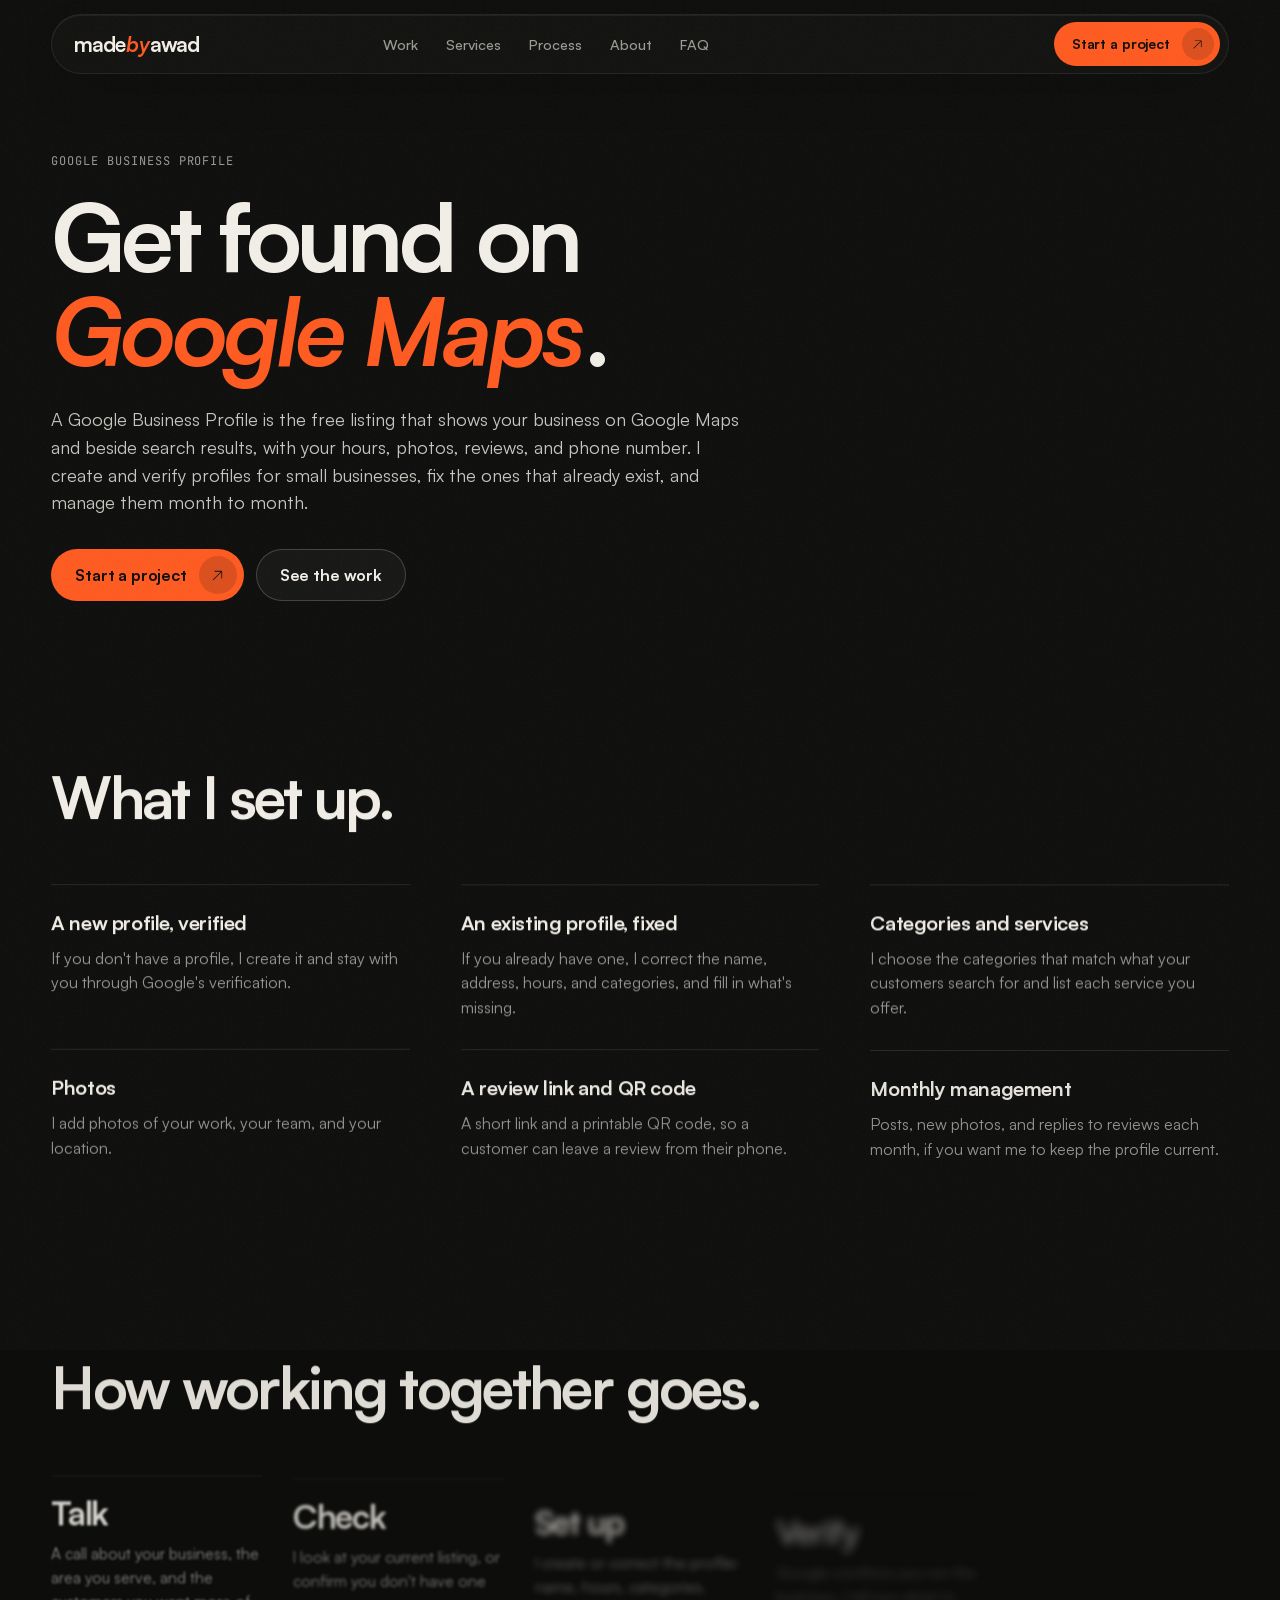
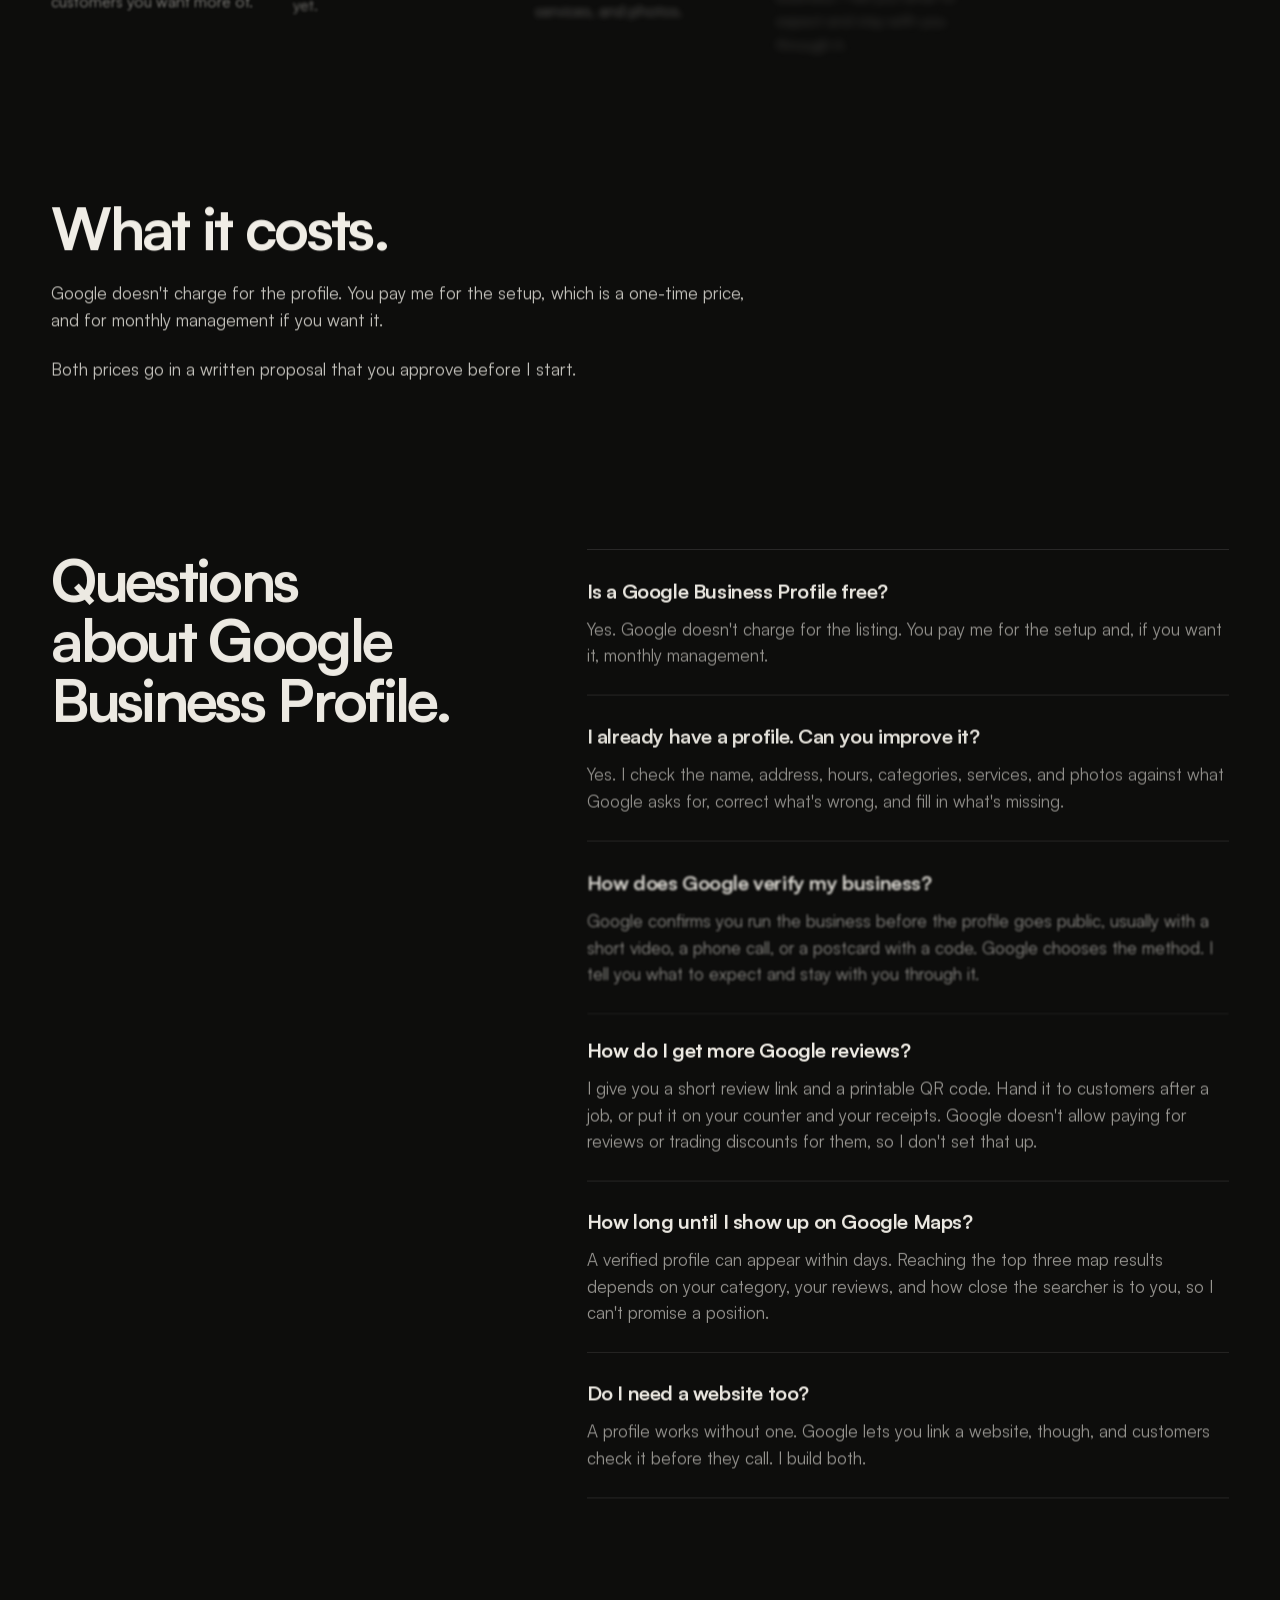
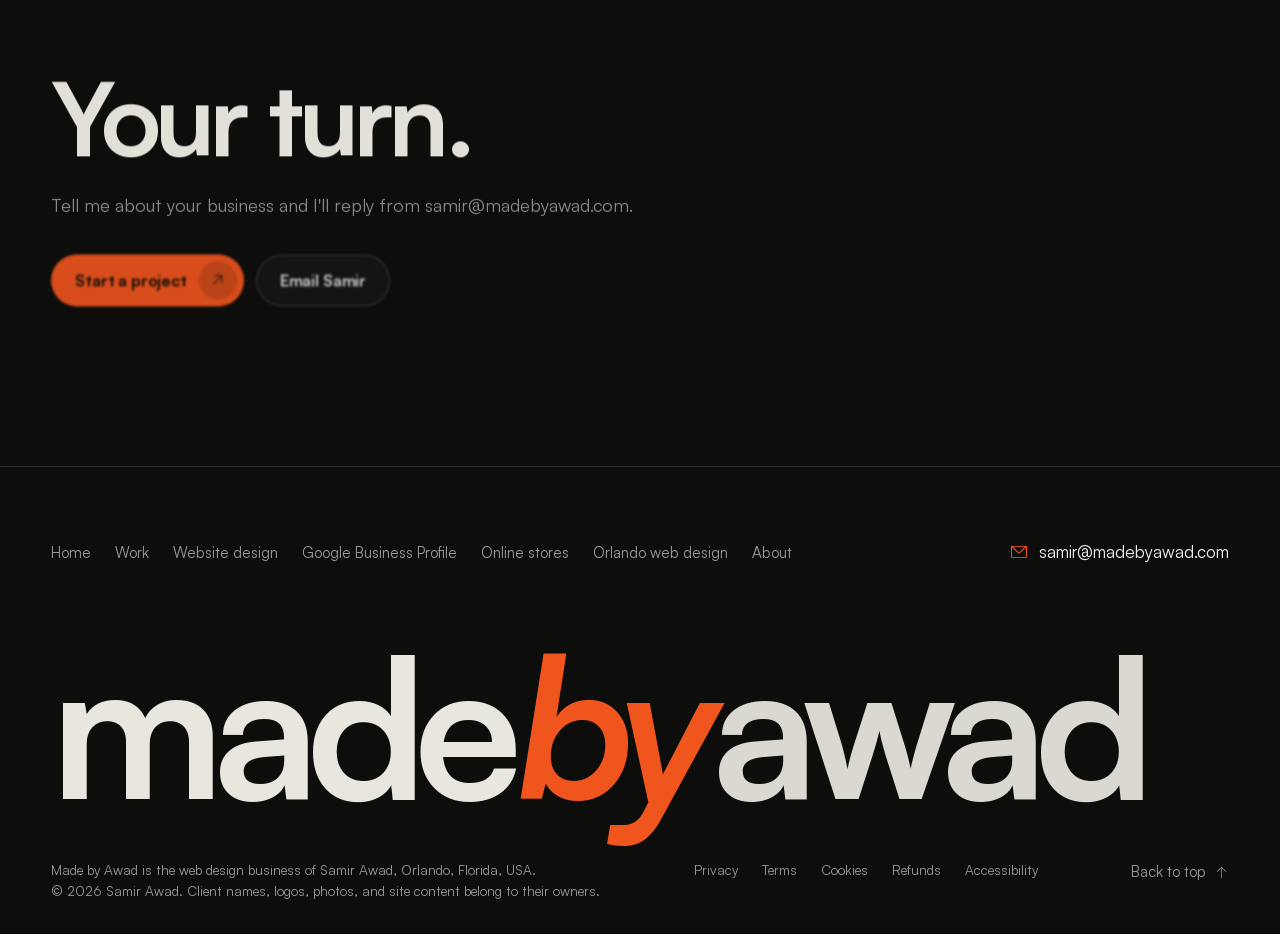
<file: google-business-profile/index.html>
<!doctype html>
<html lang="en">
<head>
<meta charset="utf-8">
<meta name="viewport" content="width=device-width, initial-scale=1, viewport-fit=cover">
<title>Google Business Profile Setup and Management | Made by Awad</title>
<meta name="description" content="Samir Awad creates, verifies, and manages Google Business Profiles for small businesses, so customers find your hours, photos, and reviews on Google Maps.">
<link rel="canonical" href="https://madebyawad.com/google-business-profile/">
<meta name="theme-color" content="#0d0d0c">
<meta name="color-scheme" content="dark">

<meta property="og:type" content="website">
<meta property="og:site_name" content="Made by Awad">
<meta property="og:title" content="Google Business Profile Setup and Management | Made by Awad">
<meta property="og:description" content="Samir Awad creates, verifies, and manages Google Business Profiles for small businesses, so customers find your hours, photos, and reviews on Google Maps.">
<meta property="og:url" content="https://madebyawad.com/google-business-profile/">
<meta property="og:image" content="https://madebyawad.com/img/og.jpg">
<meta name="twitter:card" content="summary_large_image">

<link rel="icon" href="/favicon.svg" type="image/svg+xml">
<link rel="icon" href="/favicon-32.png" sizes="32x32" type="image/png">
<link rel="apple-touch-icon" href="/apple-touch-icon.png">
<link rel="preload" href="/fonts/satoshi-700.woff2" as="font" type="font/woff2" crossorigin>
<link rel="stylesheet" href="/css/fonts.css">
<link rel="stylesheet" href="/css/style.css">

<script type="application/ld+json">
{
 "@context": "https://schema.org",
 "@graph": [
  {
   "@type": "WebPage",
   "@id": "https://madebyawad.com/google-business-profile/#webpage",
   "url": "https://madebyawad.com/google-business-profile/",
   "name": "Google Business Profile Setup and Management | Made by Awad",
   "description": "Samir Awad creates, verifies, and manages Google Business Profiles for small businesses, so customers find your hours, photos, and reviews on Google Maps.",
   "isPartOf": {
    "@id": "https://madebyawad.com/#website"
   },
   "about": {
    "@id": "https://madebyawad.com/google-business-profile/#service"
   },
   "dateModified": "2026-10-05",
   "inLanguage": "en-US"
  },
  {
   "@type": "Service",
   "@id": "https://madebyawad.com/google-business-profile/#service",
   "name": "Google Business Profile",
   "serviceType": "Google Business Profile setup and management",
   "description": "A Google Business Profile is the free listing that shows your business on Google Maps and beside search results, with your hours, photos, reviews, and phone number. I create and verify profiles for small businesses, fix the ones that already exist, and manage them month to month.",
   "url": "https://madebyawad.com/google-business-profile/",
   "provider": {
    "@id": "https://madebyawad.com/#business"
   },
   "areaServed": {
    "@type": "Country",
    "name": "United States"
   },
   "availableLanguage": [
    "English",
    "Spanish"
   ]
  },
  {
   "@type": "BreadcrumbList",
   "itemListElement": [
    {
     "@type": "ListItem",
     "position": 1,
     "name": "Made by Awad",
     "item": "https://madebyawad.com/"
    },
    {
     "@type": "ListItem",
     "position": 2,
     "name": "Google Business Profile",
     "item": "https://madebyawad.com/google-business-profile/"
    }
   ]
  },
  {
   "@type": "FAQPage",
   "@id": "https://madebyawad.com/google-business-profile/#faq",
   "mainEntity": [
    {
     "@type": "Question",
     "name": "Is a Google Business Profile free?",
     "acceptedAnswer": {
      "@type": "Answer",
      "text": "Yes. Google doesn't charge for the listing. You pay me for the setup and, if you want it, monthly management."
     }
    },
    {
     "@type": "Question",
     "name": "I already have a profile. Can you improve it?",
     "acceptedAnswer": {
      "@type": "Answer",
      "text": "Yes. I check the name, address, hours, categories, services, and photos against what Google asks for, correct what's wrong, and fill in what's missing."
     }
    },
    {
     "@type": "Question",
     "name": "How does Google verify my business?",
     "acceptedAnswer": {
      "@type": "Answer",
      "text": "Google confirms you run the business before the profile goes public, usually with a short video, a phone call, or a postcard with a code. Google chooses the method. I tell you what to expect and stay with you through it."
     }
    },
    {
     "@type": "Question",
     "name": "How do I get more Google reviews?",
     "acceptedAnswer": {
      "@type": "Answer",
      "text": "I give you a short review link and a printable QR code. Hand it to customers after a job, or put it on your counter and your receipts. Google doesn't allow paying for reviews or trading discounts for them, so I don't set that up."
     }
    },
    {
     "@type": "Question",
     "name": "How long until I show up on Google Maps?",
     "acceptedAnswer": {
      "@type": "Answer",
      "text": "A verified profile can appear within days. Reaching the top three map results depends on your category, your reviews, and how close the searcher is to you, so I can't promise a position."
     }
    },
    {
     "@type": "Question",
     "name": "Do I need a website too?",
     "acceptedAnswer": {
      "@type": "Answer",
      "text": "A profile works without one. Google lets you link a website, though, and customers check it before they call. I build both."
     }
    }
   ]
  }
 ]
}
</script>
</head>
<body>
<svg width="0" height="0" style="position:absolute" aria-hidden="true" focusable="false"><symbol id="i-arrow-up-right" viewBox="0 0 256 256" fill="currentColor"><path d="M198,64V168a6,6,0,0,1-12,0V78.48L68.24,196.24a6,6,0,0,1-8.48-8.48L177.52,70H88a6,6,0,0,1,0-12H192A6,6,0,0,1,198,64Z"/></symbol><symbol id="i-envelope-simple" viewBox="0 0 256 256" fill="currentColor"><path d="M224,50H32a6,6,0,0,0-6,6V192a14,14,0,0,0,14,14H216a14,14,0,0,0,14-14V56A6,6,0,0,0,224,50ZM208.58,62,128,135.86,47.42,62ZM216,194H40a2,2,0,0,1-2-2V69.64l86,78.78a6,6,0,0,0,8.1,0L218,69.64V192A2,2,0,0,1,216,194Z"/></symbol></svg>
<a class="skip" href="#main">Skip to content</a>
<div class="grain" aria-hidden="true"></div>
<header class="nav-wrap">
  <div class="nav-pill">
    <a class="wordmark" href="/" aria-label="Made by Awad, home">made<em>by</em>awad</a>
    <nav class="nav" aria-label="Main">
      <a href="/#work">Work</a>
      <a href="/#services">Services</a>
      <a href="/#process">Process</a>
      <a href="/#about">About</a>
      <a href="/#faq">FAQ</a>
    </nav>
    <a class="btn btn-sm legal-home" href="/#contact"><span>Start a project</span><span class="btn-ic"><svg><use href="#i-arrow-up-right"/></svg></span></a>
  </div>
</header>

<main id="main" class="svc-main">
  <section class="svc-hero">
    <div class="wrap">
      <p class="kicker">Google Business Profile</p>
      <h1>Get found on <em>Google Maps</em>.</h1>
      <p class="lede">A Google Business Profile is the free listing that shows your business on Google Maps and beside search results, with your hours, photos, reviews, and phone number. I create and verify profiles for small businesses, fix the ones that already exist, and manage them month to month.</p>
      <div class="svc-ctas">
        <a class="btn" href="/#contact"><span>Start a project</span><span class="btn-ic"><svg><use href="#i-arrow-up-right"/></svg></span></a>
        <a class="btn btn-ghost" href="/#work"><span>See the work</span></a>
      </div>
    </div>
  </section>

  <section class="svc-sec" aria-labelledby="inc-title">
    <div class="wrap">
      <h2 class="h2 reveal" id="inc-title">What I set up.</h2>
      <dl class="svc-list">
        <div class="reveal"><dt>A new profile, verified</dt><dd>If you don&#x27;t have a profile, I create it and stay with you through Google&#x27;s verification.</dd></div>
        <div class="reveal"><dt>An existing profile, fixed</dt><dd>If you already have one, I correct the name, address, hours, and categories, and fill in what&#x27;s missing.</dd></div>
        <div class="reveal"><dt>Categories and services</dt><dd>I choose the categories that match what your customers search for and list each service you offer.</dd></div>
        <div class="reveal"><dt>Photos</dt><dd>I add photos of your work, your team, and your location.</dd></div>
        <div class="reveal"><dt>A review link and QR code</dt><dd>A short link and a printable QR code, so a customer can leave a review from their phone.</dd></div>
        <div class="reveal"><dt>Monthly management</dt><dd>Posts, new photos, and replies to reviews each month, if you want me to keep the profile current.</dd></div>
      </dl>
    </div>
  </section>


  <section class="svc-sec" aria-labelledby="steps-title">
    <div class="wrap">
      <h2 class="h2 reveal" id="steps-title">How working together goes.</h2>
      <ol class="svc-steps">
        <li class="reveal"><strong>Talk</strong><p>A call about your business, the area you serve, and the customers you want more of.</p></li>
        <li class="reveal"><strong>Check</strong><p>I look at your current listing, or confirm you don&#x27;t have one yet.</p></li>
        <li class="reveal"><strong>Set up</strong><p>I create or correct the profile: name, hours, categories, services, and photos.</p></li>
        <li class="reveal"><strong>Verify</strong><p>Google confirms you run the business. I tell you what to expect and stay with you through it.</p></li>
        <li class="reveal"><strong>Manage</strong><p>If you want, I keep it current each month with posts, photos, and review replies.</p></li>
      </ol>
    </div>
  </section>

  <section class="svc-sec svc-prose" aria-labelledby="cost-title">
    <div class="wrap">
      <h2 class="h2 reveal" id="cost-title">What it costs.</h2>
      <p class="reveal">Google doesn&#x27;t charge for the profile. You pay me for the setup, which is a one-time price, and for monthly management if you want it.</p>
      <p class="reveal">Both prices go in a written proposal that you approve before I start.</p>
    </div>
  </section>

  <section class="svc-sec" aria-labelledby="faq-title">
    <div class="wrap svc-faq">
      <h2 class="h2 reveal" id="faq-title">Questions about Google Business Profile.</h2>
      <div class="svc-faq-list">
        <div class="reveal"><h3>Is a Google Business Profile free?</h3><p>Yes. Google doesn&#x27;t charge for the listing. You pay me for the setup and, if you want it, monthly management.</p></div>
        <div class="reveal"><h3>I already have a profile. Can you improve it?</h3><p>Yes. I check the name, address, hours, categories, services, and photos against what Google asks for, correct what&#x27;s wrong, and fill in what&#x27;s missing.</p></div>
        <div class="reveal"><h3>How does Google verify my business?</h3><p>Google confirms you run the business before the profile goes public, usually with a short video, a phone call, or a postcard with a code. Google chooses the method. I tell you what to expect and stay with you through it.</p></div>
        <div class="reveal"><h3>How do I get more Google reviews?</h3><p>I give you a short review link and a printable QR code. Hand it to customers after a job, or put it on your counter and your receipts. Google doesn&#x27;t allow paying for reviews or trading discounts for them, so I don&#x27;t set that up.</p></div>
        <div class="reveal"><h3>How long until I show up on Google Maps?</h3><p>A verified profile can appear within days. Reaching the top three map results depends on your category, your reviews, and how close the searcher is to you, so I can&#x27;t promise a position.</p></div>
        <div class="reveal"><h3>Do I need a website too?</h3><p>A profile works without one. Google lets you link a website, though, and customers check it before they call. I build both.</p></div>
      </div>
    </div>
  </section>

  <section class="svc-cta" aria-labelledby="cta-title">
    <div class="wrap">
      <h2 class="h2 reveal" id="cta-title">Your turn.</h2>
      <p class="lede reveal">Tell me about your business and I'll reply from samir@madebyawad.com.</p>
      <div class="svc-ctas reveal">
        <a class="btn" href="/#contact"><span>Start a project</span><span class="btn-ic"><svg><use href="#i-arrow-up-right"/></svg></span></a>
        <a class="btn btn-ghost" href="mailto:samir@madebyawad.com"><span>Email Samir</span></a>
      </div>
      
    </div>
  </section>
</main>

<footer class="footer">
  <div class="wrap">
    <div class="foot-row">
      <nav class="foot-links" aria-label="Footer">
        <a href="/">Home</a><a href="/#work">Work</a><a href="/web-design/">Website design</a><a href="/google-business-profile/">Google Business Profile</a><a href="/online-stores/">Online stores</a><a href="/orlando-web-design/">Orlando web design</a><a href="/#about">About</a>
      </nav>
      <a class="foot-mail" href="mailto:samir@madebyawad.com"><svg><use href="#i-envelope-simple"/></svg>samir@madebyawad.com</a>
    </div>
    <p class="foot-mark" aria-hidden="true"><span>made</span><em>by</em><span>awad</span></p>
    <div class="foot-row foot-base">
      <p class="foot-biz">Made by Awad is the web design business of Samir Awad, Orlando, Florida, USA.<br>© 2026 Samir Awad. Client names, logos, photos, and site content belong to their owners.</p>
      <nav class="foot-legal" aria-label="Legal">
        <a href="/privacy.html">Privacy</a><a href="/terms.html">Terms</a><a href="/cookies.html">Cookies</a><a href="/refunds.html">Refunds</a><a href="/accessibility.html">Accessibility</a>
      </nav>
      <a href="#top" class="to-top">Back to top <svg><use href="#i-arrow-up-right"/></svg></a>
    </div>
  </div>
</footer>

<script src="/js/vendor/gsap.min.js"></script>
<script src="/js/vendor/ScrollTrigger.min.js"></script>
<script src="/js/vendor/lenis.min.js"></script>
<script src="/js/pages.js"></script>
<!-- Cloudflare Web Analytics --><script type='module' src='https://static.cloudflareinsights.com/beacon.min.js' data-cf-beacon='{"token": "2cef708675b642ef9906dec54b81d44f"}'></script><!-- End Cloudflare Web Analytics -->
</body>
</html>
</file>
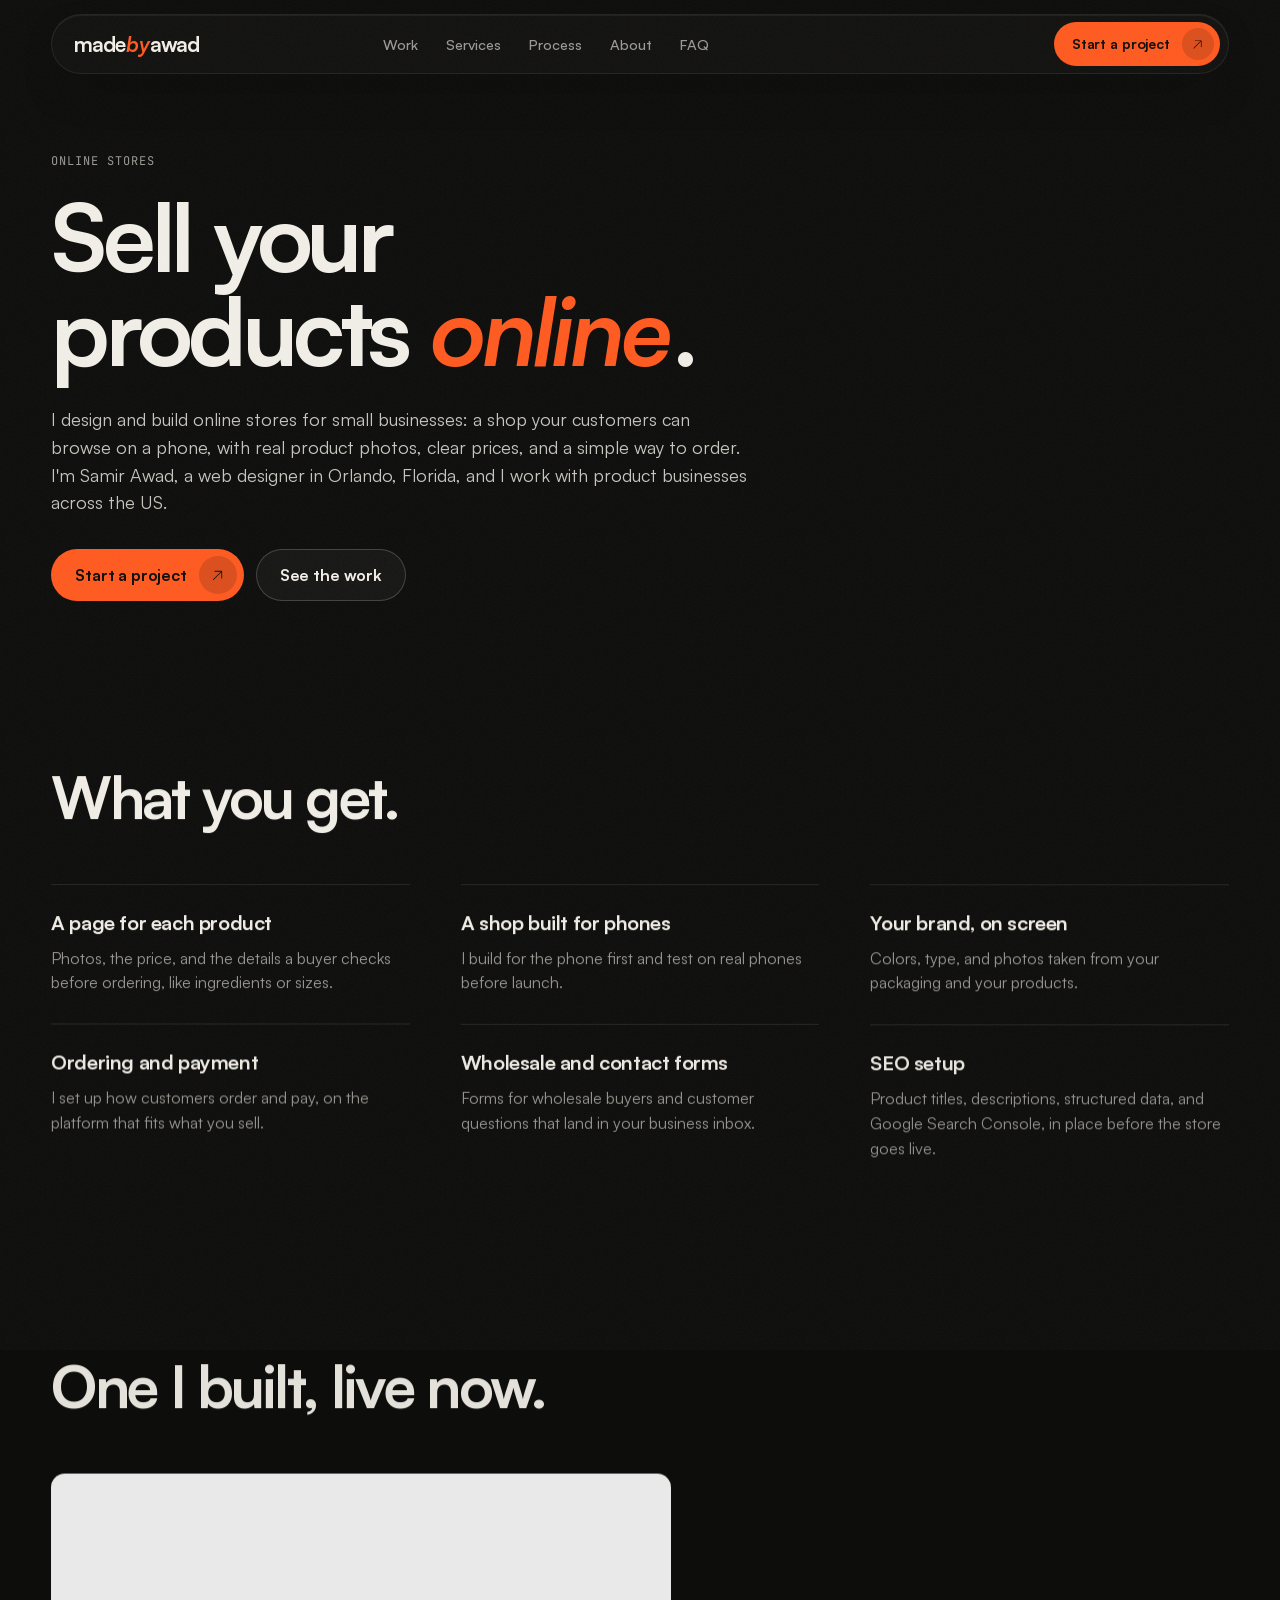
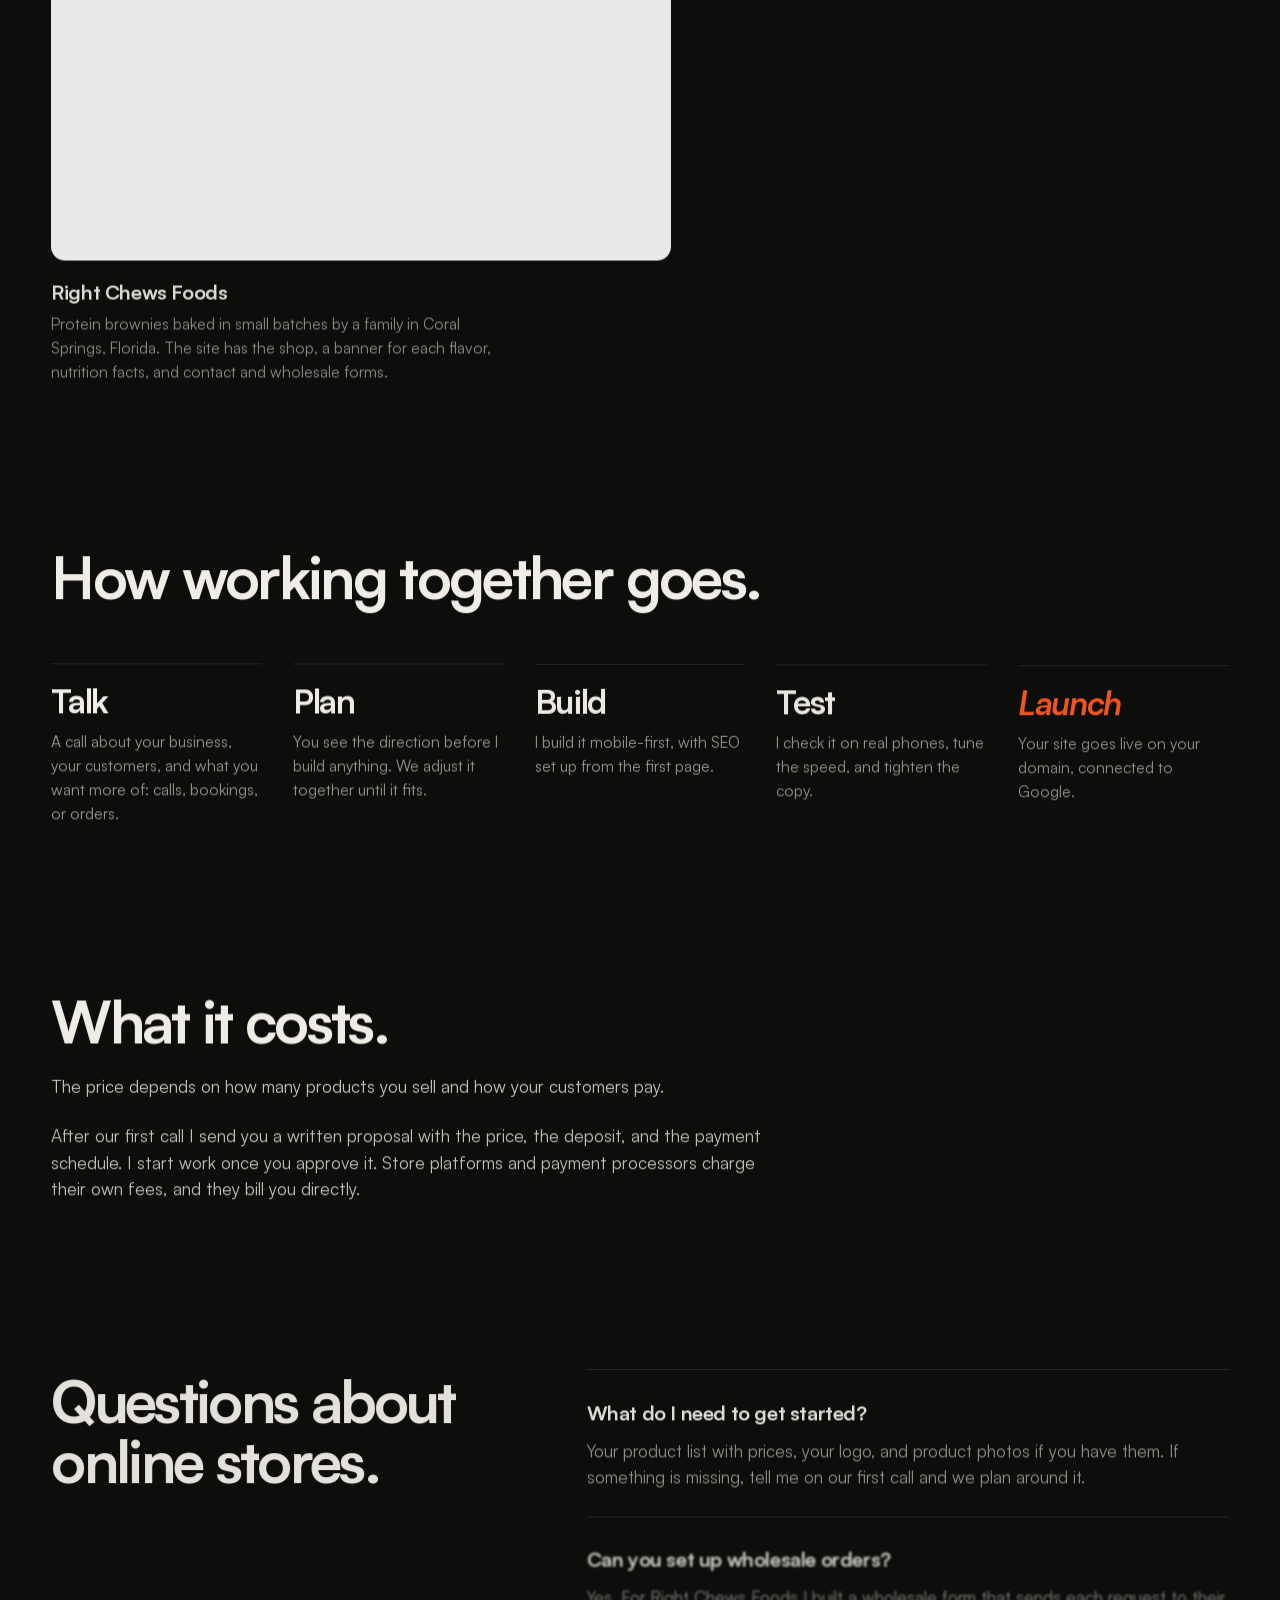
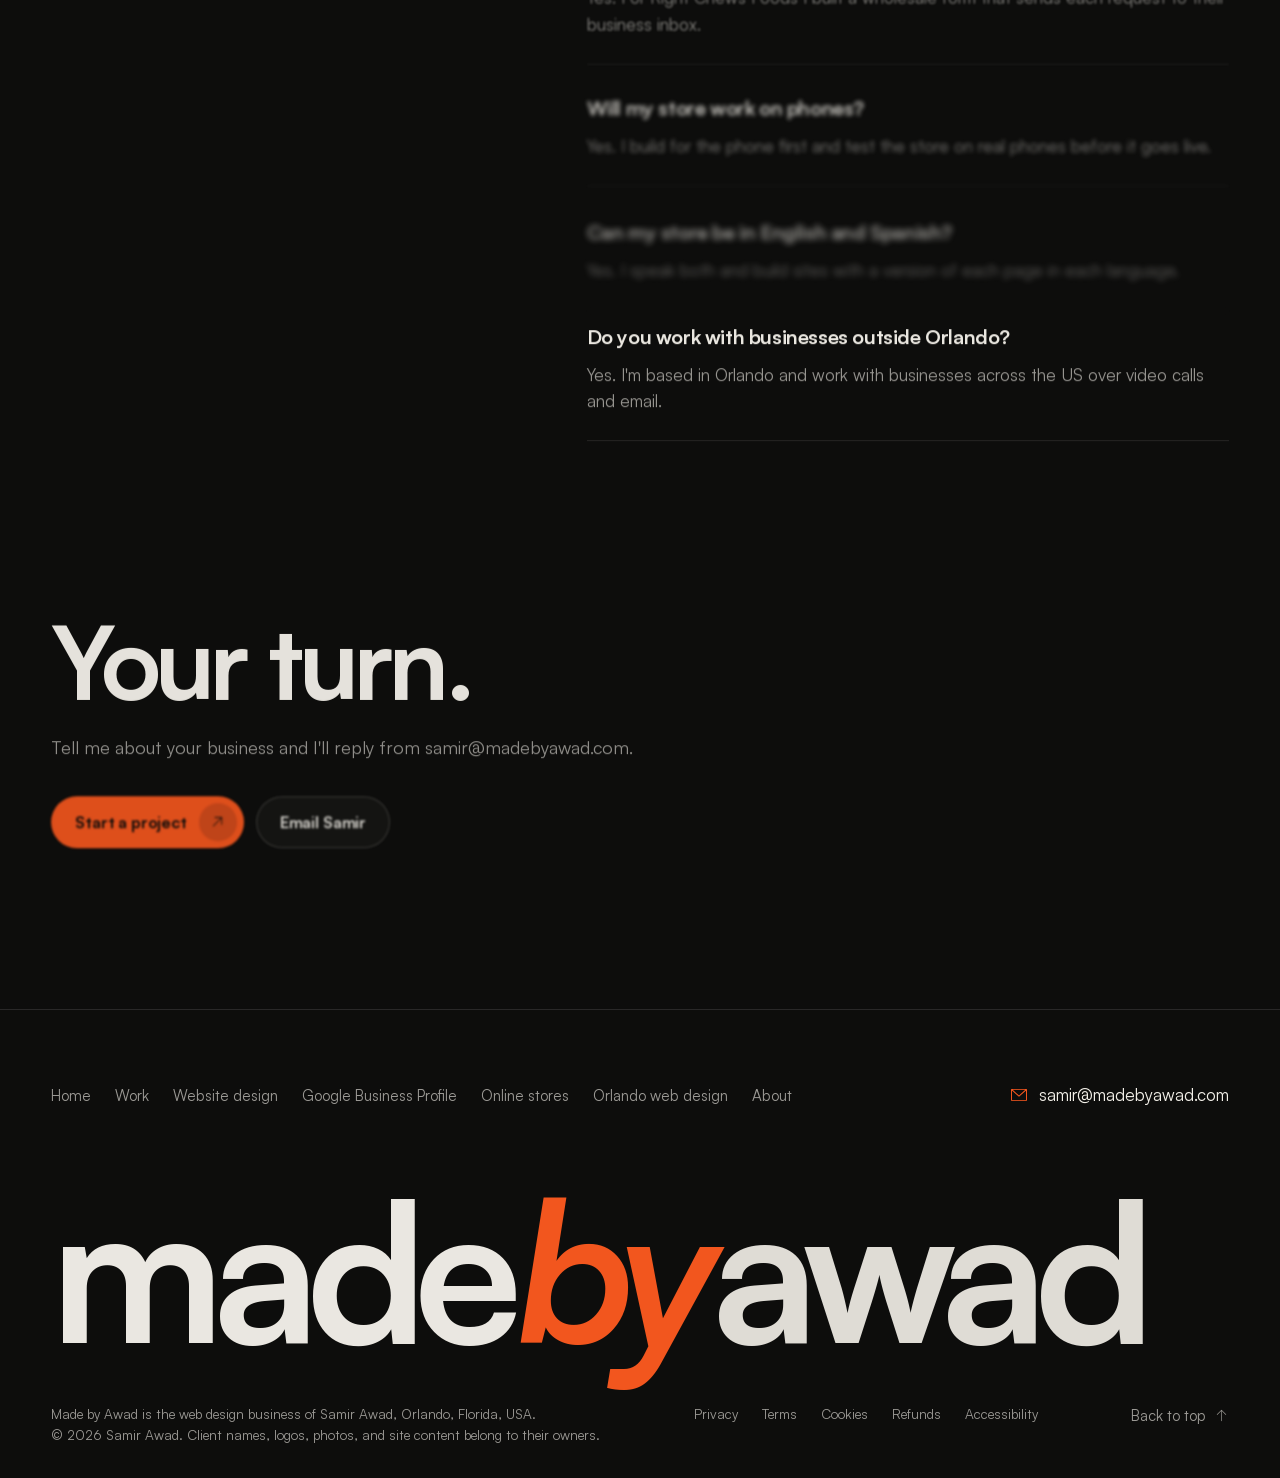
<file: online-stores/index.html>
<!doctype html>
<html lang="en">
<head>
<meta charset="utf-8">
<meta name="viewport" content="width=device-width, initial-scale=1, viewport-fit=cover">
<title>Online Store Design for Small Businesses | Made by Awad</title>
<meta name="description" content="Samir Awad designs and builds online stores for small businesses: product pages, photos, and prices your customers can browse and order from on a phone.">
<link rel="canonical" href="https://madebyawad.com/online-stores/">
<meta name="theme-color" content="#0d0d0c">
<meta name="color-scheme" content="dark">

<meta property="og:type" content="website">
<meta property="og:site_name" content="Made by Awad">
<meta property="og:title" content="Online Store Design for Small Businesses | Made by Awad">
<meta property="og:description" content="Samir Awad designs and builds online stores for small businesses: product pages, photos, and prices your customers can browse and order from on a phone.">
<meta property="og:url" content="https://madebyawad.com/online-stores/">
<meta property="og:image" content="https://madebyawad.com/img/og.jpg">
<meta name="twitter:card" content="summary_large_image">

<link rel="icon" href="/favicon.svg" type="image/svg+xml">
<link rel="icon" href="/favicon-32.png" sizes="32x32" type="image/png">
<link rel="apple-touch-icon" href="/apple-touch-icon.png">
<link rel="preload" href="/fonts/satoshi-700.woff2" as="font" type="font/woff2" crossorigin>
<link rel="stylesheet" href="/css/fonts.css">
<link rel="stylesheet" href="/css/style.css">

<script type="application/ld+json">
{
 "@context": "https://schema.org",
 "@graph": [
  {
   "@type": "WebPage",
   "@id": "https://madebyawad.com/online-stores/#webpage",
   "url": "https://madebyawad.com/online-stores/",
   "name": "Online Store Design for Small Businesses | Made by Awad",
   "description": "Samir Awad designs and builds online stores for small businesses: product pages, photos, and prices your customers can browse and order from on a phone.",
   "isPartOf": {
    "@id": "https://madebyawad.com/#website"
   },
   "about": {
    "@id": "https://madebyawad.com/online-stores/#service"
   },
   "dateModified": "2026-10-05",
   "inLanguage": "en-US"
  },
  {
   "@type": "Service",
   "@id": "https://madebyawad.com/online-stores/#service",
   "name": "Online stores",
   "serviceType": "E-commerce website design",
   "description": "I design and build online stores for small businesses: a shop your customers can browse on a phone, with real product photos, clear prices, and a simple way to order. I'm Samir Awad, a web designer in Orlando, Florida, and I work with product businesses across the US.",
   "url": "https://madebyawad.com/online-stores/",
   "provider": {
    "@id": "https://madebyawad.com/#business"
   },
   "areaServed": {
    "@type": "Country",
    "name": "United States"
   },
   "availableLanguage": [
    "English",
    "Spanish"
   ]
  },
  {
   "@type": "BreadcrumbList",
   "itemListElement": [
    {
     "@type": "ListItem",
     "position": 1,
     "name": "Made by Awad",
     "item": "https://madebyawad.com/"
    },
    {
     "@type": "ListItem",
     "position": 2,
     "name": "Online stores",
     "item": "https://madebyawad.com/online-stores/"
    }
   ]
  },
  {
   "@type": "FAQPage",
   "@id": "https://madebyawad.com/online-stores/#faq",
   "mainEntity": [
    {
     "@type": "Question",
     "name": "What do I need to get started?",
     "acceptedAnswer": {
      "@type": "Answer",
      "text": "Your product list with prices, your logo, and product photos if you have them. If something is missing, tell me on our first call and we plan around it."
     }
    },
    {
     "@type": "Question",
     "name": "Can you set up wholesale orders?",
     "acceptedAnswer": {
      "@type": "Answer",
      "text": "Yes. For Right Chews Foods I built a wholesale form that sends each request to their business inbox."
     }
    },
    {
     "@type": "Question",
     "name": "Will my store work on phones?",
     "acceptedAnswer": {
      "@type": "Answer",
      "text": "Yes. I build for the phone first and test the store on real phones before it goes live."
     }
    },
    {
     "@type": "Question",
     "name": "Can my store be in English and Spanish?",
     "acceptedAnswer": {
      "@type": "Answer",
      "text": "Yes. I speak both and build sites with a version of each page in each language."
     }
    },
    {
     "@type": "Question",
     "name": "Do you work with businesses outside Orlando?",
     "acceptedAnswer": {
      "@type": "Answer",
      "text": "Yes. I'm based in Orlando and work with businesses across the US over video calls and email."
     }
    }
   ]
  }
 ]
}
</script>
</head>
<body>
<svg width="0" height="0" style="position:absolute" aria-hidden="true" focusable="false"><symbol id="i-arrow-up-right" viewBox="0 0 256 256" fill="currentColor"><path d="M198,64V168a6,6,0,0,1-12,0V78.48L68.24,196.24a6,6,0,0,1-8.48-8.48L177.52,70H88a6,6,0,0,1,0-12H192A6,6,0,0,1,198,64Z"/></symbol><symbol id="i-envelope-simple" viewBox="0 0 256 256" fill="currentColor"><path d="M224,50H32a6,6,0,0,0-6,6V192a14,14,0,0,0,14,14H216a14,14,0,0,0,14-14V56A6,6,0,0,0,224,50ZM208.58,62,128,135.86,47.42,62ZM216,194H40a2,2,0,0,1-2-2V69.64l86,78.78a6,6,0,0,0,8.1,0L218,69.64V192A2,2,0,0,1,216,194Z"/></symbol></svg>
<a class="skip" href="#main">Skip to content</a>
<div class="grain" aria-hidden="true"></div>
<header class="nav-wrap">
  <div class="nav-pill">
    <a class="wordmark" href="/" aria-label="Made by Awad, home">made<em>by</em>awad</a>
    <nav class="nav" aria-label="Main">
      <a href="/#work">Work</a>
      <a href="/#services">Services</a>
      <a href="/#process">Process</a>
      <a href="/#about">About</a>
      <a href="/#faq">FAQ</a>
    </nav>
    <a class="btn btn-sm legal-home" href="/#contact"><span>Start a project</span><span class="btn-ic"><svg><use href="#i-arrow-up-right"/></svg></span></a>
  </div>
</header>

<main id="main" class="svc-main">
  <section class="svc-hero">
    <div class="wrap">
      <p class="kicker">Online stores</p>
      <h1>Sell your products <em>online</em>.</h1>
      <p class="lede">I design and build online stores for small businesses: a shop your customers can browse on a phone, with real product photos, clear prices, and a simple way to order. I&#x27;m Samir Awad, a web designer in Orlando, Florida, and I work with product businesses across the US.</p>
      <div class="svc-ctas">
        <a class="btn" href="/#contact"><span>Start a project</span><span class="btn-ic"><svg><use href="#i-arrow-up-right"/></svg></span></a>
        <a class="btn btn-ghost" href="/#work"><span>See the work</span></a>
      </div>
    </div>
  </section>

  <section class="svc-sec" aria-labelledby="inc-title">
    <div class="wrap">
      <h2 class="h2 reveal" id="inc-title">What you get.</h2>
      <dl class="svc-list">
        <div class="reveal"><dt>A page for each product</dt><dd>Photos, the price, and the details a buyer checks before ordering, like ingredients or sizes.</dd></div>
        <div class="reveal"><dt>A shop built for phones</dt><dd>I build for the phone first and test on real phones before launch.</dd></div>
        <div class="reveal"><dt>Your brand, on screen</dt><dd>Colors, type, and photos taken from your packaging and your products.</dd></div>
        <div class="reveal"><dt>Ordering and payment</dt><dd>I set up how customers order and pay, on the platform that fits what you sell.</dd></div>
        <div class="reveal"><dt>Wholesale and contact forms</dt><dd>Forms for wholesale buyers and customer questions that land in your business inbox.</dd></div>
        <div class="reveal"><dt>SEO setup</dt><dd>Product titles, descriptions, structured data, and Google Search Console, in place before the store goes live.</dd></div>
      </dl>
    </div>
  </section>

  <section class="svc-sec" aria-labelledby="shots-title">
    <div class="wrap">
      <h2 class="h2 reveal" id="shots-title">One I built, live now.</h2>
      <div class="svc-shots one">
        <a class="shot reveal" href="https://rightchewsfoods.com/" target="_blank" rel="noopener">
          <div class="shot-frame"><img src="/img/work/rightchews-desktop.webp" alt="Homepage of the Right Chews Foods website, a protein brownie shop" width="1100" height="1839" loading="lazy" decoding="async"></div>
          <h3>Right Chews Foods</h3>
          <p>Protein brownies baked in small batches by a family in Coral Springs, Florida. The site has the shop, a banner for each flavor, nutrition facts, and contact and wholesale forms.</p>
        </a>
      </div>
    </div>
  </section>

  <section class="svc-sec" aria-labelledby="steps-title">
    <div class="wrap">
      <h2 class="h2 reveal" id="steps-title">How working together goes.</h2>
      <ol class="svc-steps">
        <li class="reveal"><strong>Talk</strong><p>A call about your business, your customers, and what you want more of: calls, bookings, or orders.</p></li>
        <li class="reveal"><strong>Plan</strong><p>You see the direction before I build anything. We adjust it together until it fits.</p></li>
        <li class="reveal"><strong>Build</strong><p>I build it mobile-first, with SEO set up from the first page.</p></li>
        <li class="reveal"><strong>Test</strong><p>I check it on real phones, tune the speed, and tighten the copy.</p></li>
        <li class="reveal"><strong>Launch</strong><p>Your site goes live on your domain, connected to Google.</p></li>
      </ol>
    </div>
  </section>

  <section class="svc-sec svc-prose" aria-labelledby="cost-title">
    <div class="wrap">
      <h2 class="h2 reveal" id="cost-title">What it costs.</h2>
      <p class="reveal">The price depends on how many products you sell and how your customers pay.</p>
      <p class="reveal">After our first call I send you a written proposal with the price, the deposit, and the payment schedule. I start work once you approve it. Store platforms and payment processors charge their own fees, and they bill you directly.</p>
    </div>
  </section>

  <section class="svc-sec" aria-labelledby="faq-title">
    <div class="wrap svc-faq">
      <h2 class="h2 reveal" id="faq-title">Questions about online stores.</h2>
      <div class="svc-faq-list">
        <div class="reveal"><h3>What do I need to get started?</h3><p>Your product list with prices, your logo, and product photos if you have them. If something is missing, tell me on our first call and we plan around it.</p></div>
        <div class="reveal"><h3>Can you set up wholesale orders?</h3><p>Yes. For Right Chews Foods I built a wholesale form that sends each request to their business inbox.</p></div>
        <div class="reveal"><h3>Will my store work on phones?</h3><p>Yes. I build for the phone first and test the store on real phones before it goes live.</p></div>
        <div class="reveal"><h3>Can my store be in English and Spanish?</h3><p>Yes. I speak both and build sites with a version of each page in each language.</p></div>
        <div class="reveal"><h3>Do you work with businesses outside Orlando?</h3><p>Yes. I&#x27;m based in Orlando and work with businesses across the US over video calls and email.</p></div>
      </div>
    </div>
  </section>

  <section class="svc-cta" aria-labelledby="cta-title">
    <div class="wrap">
      <h2 class="h2 reveal" id="cta-title">Your turn.</h2>
      <p class="lede reveal">Tell me about your business and I'll reply from samir@madebyawad.com.</p>
      <div class="svc-ctas reveal">
        <a class="btn" href="/#contact"><span>Start a project</span><span class="btn-ic"><svg><use href="#i-arrow-up-right"/></svg></span></a>
        <a class="btn btn-ghost" href="mailto:samir@madebyawad.com"><span>Email Samir</span></a>
      </div>
      
    </div>
  </section>
</main>

<footer class="footer">
  <div class="wrap">
    <div class="foot-row">
      <nav class="foot-links" aria-label="Footer">
        <a href="/">Home</a><a href="/#work">Work</a><a href="/web-design/">Website design</a><a href="/google-business-profile/">Google Business Profile</a><a href="/online-stores/">Online stores</a><a href="/orlando-web-design/">Orlando web design</a><a href="/#about">About</a>
      </nav>
      <a class="foot-mail" href="mailto:samir@madebyawad.com"><svg><use href="#i-envelope-simple"/></svg>samir@madebyawad.com</a>
    </div>
    <p class="foot-mark" aria-hidden="true"><span>made</span><em>by</em><span>awad</span></p>
    <div class="foot-row foot-base">
      <p class="foot-biz">Made by Awad is the web design business of Samir Awad, Orlando, Florida, USA.<br>© 2026 Samir Awad. Client names, logos, photos, and site content belong to their owners.</p>
      <nav class="foot-legal" aria-label="Legal">
        <a href="/privacy.html">Privacy</a><a href="/terms.html">Terms</a><a href="/cookies.html">Cookies</a><a href="/refunds.html">Refunds</a><a href="/accessibility.html">Accessibility</a>
      </nav>
      <a href="#top" class="to-top">Back to top <svg><use href="#i-arrow-up-right"/></svg></a>
    </div>
  </div>
</footer>

<script src="/js/vendor/gsap.min.js"></script>
<script src="/js/vendor/ScrollTrigger.min.js"></script>
<script src="/js/vendor/lenis.min.js"></script>
<script src="/js/pages.js"></script>
<!-- Cloudflare Web Analytics --><script type='module' src='https://static.cloudflareinsights.com/beacon.min.js' data-cf-beacon='{"token": "2cef708675b642ef9906dec54b81d44f"}'></script><!-- End Cloudflare Web Analytics -->
</body>
</html>
</file>
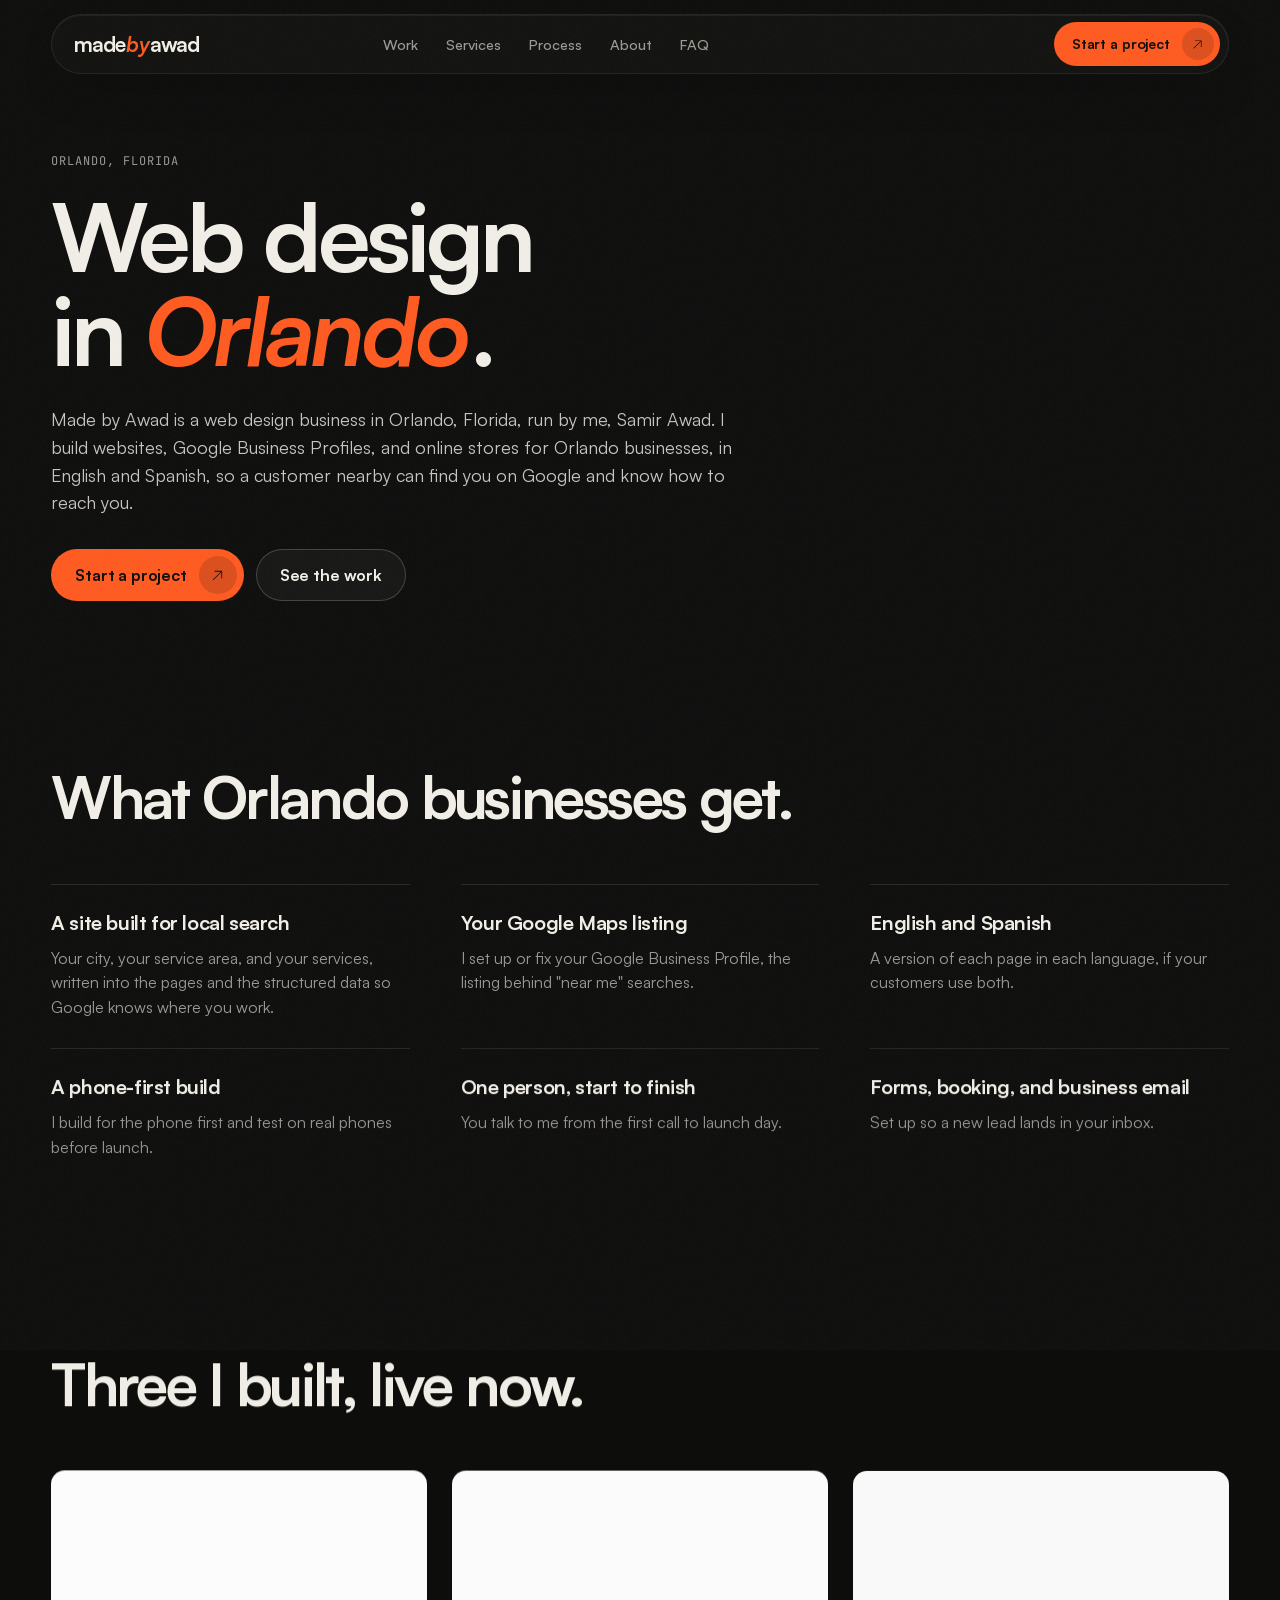
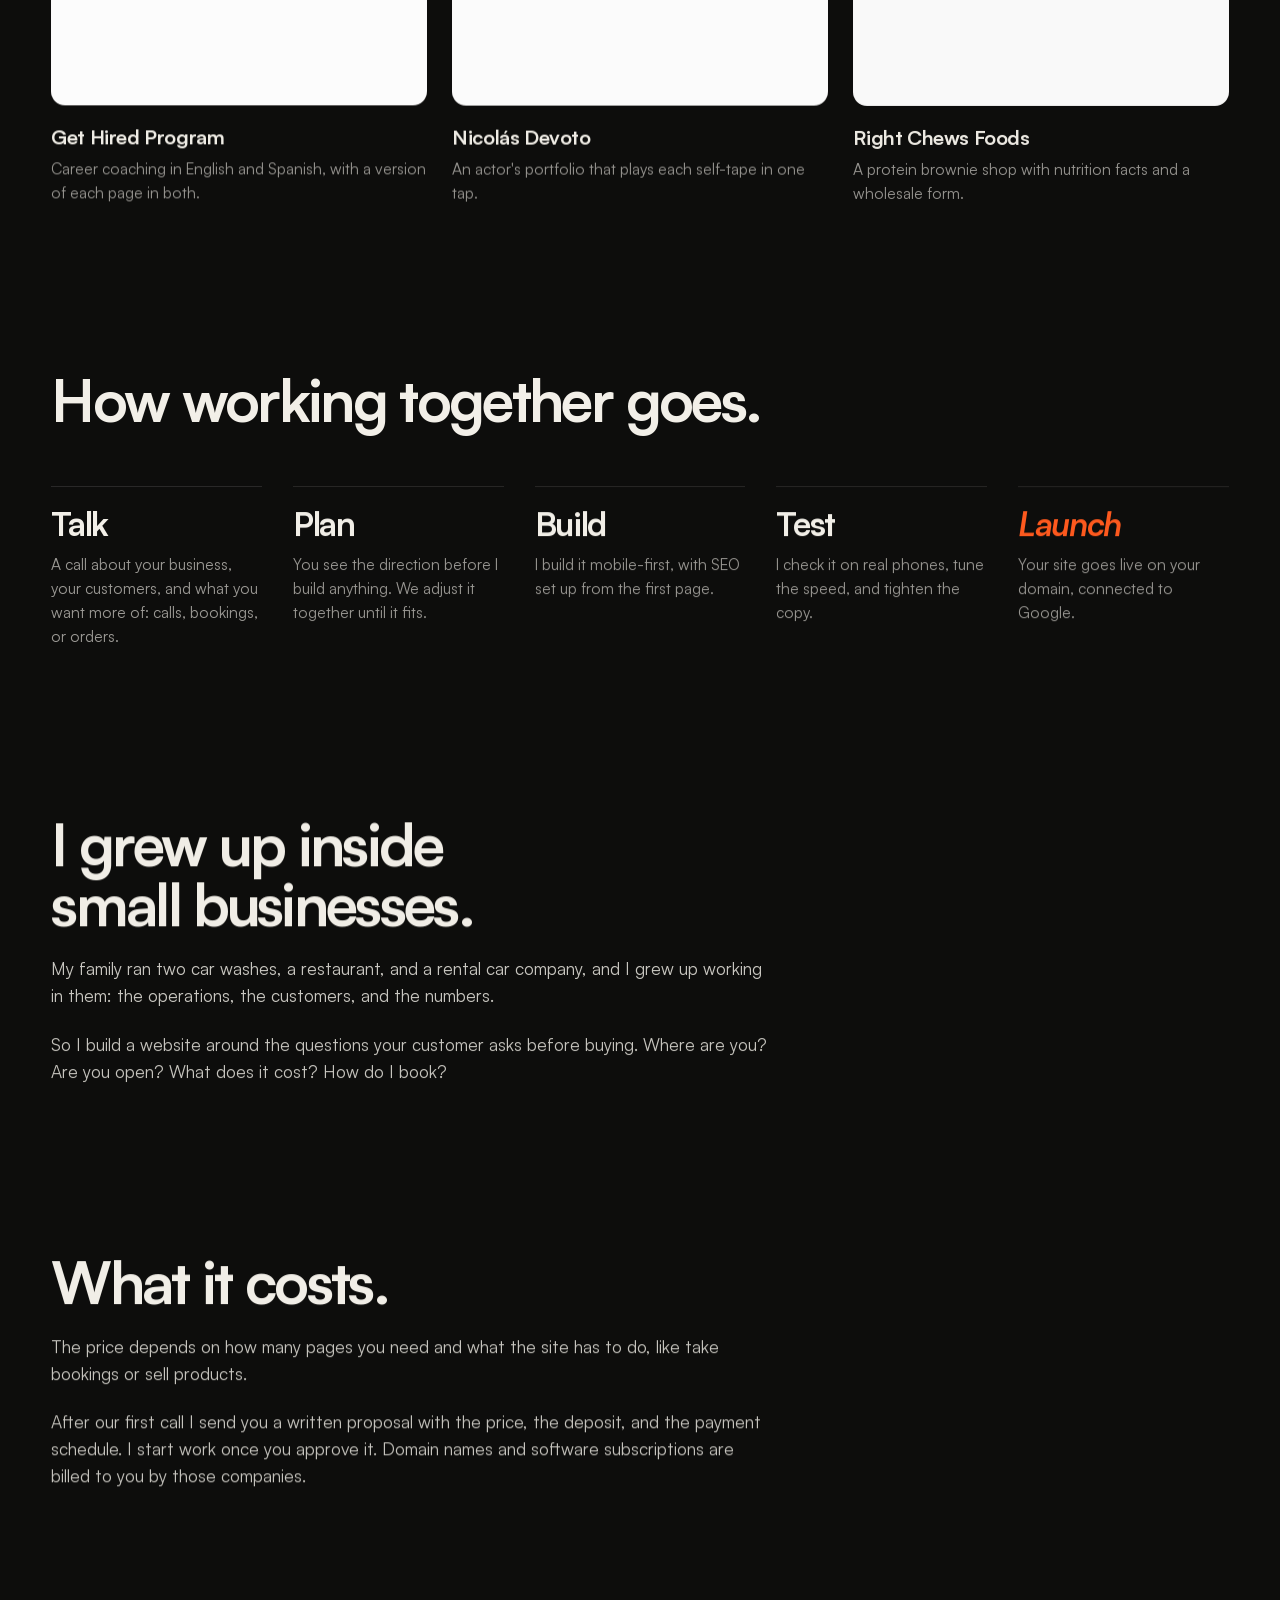
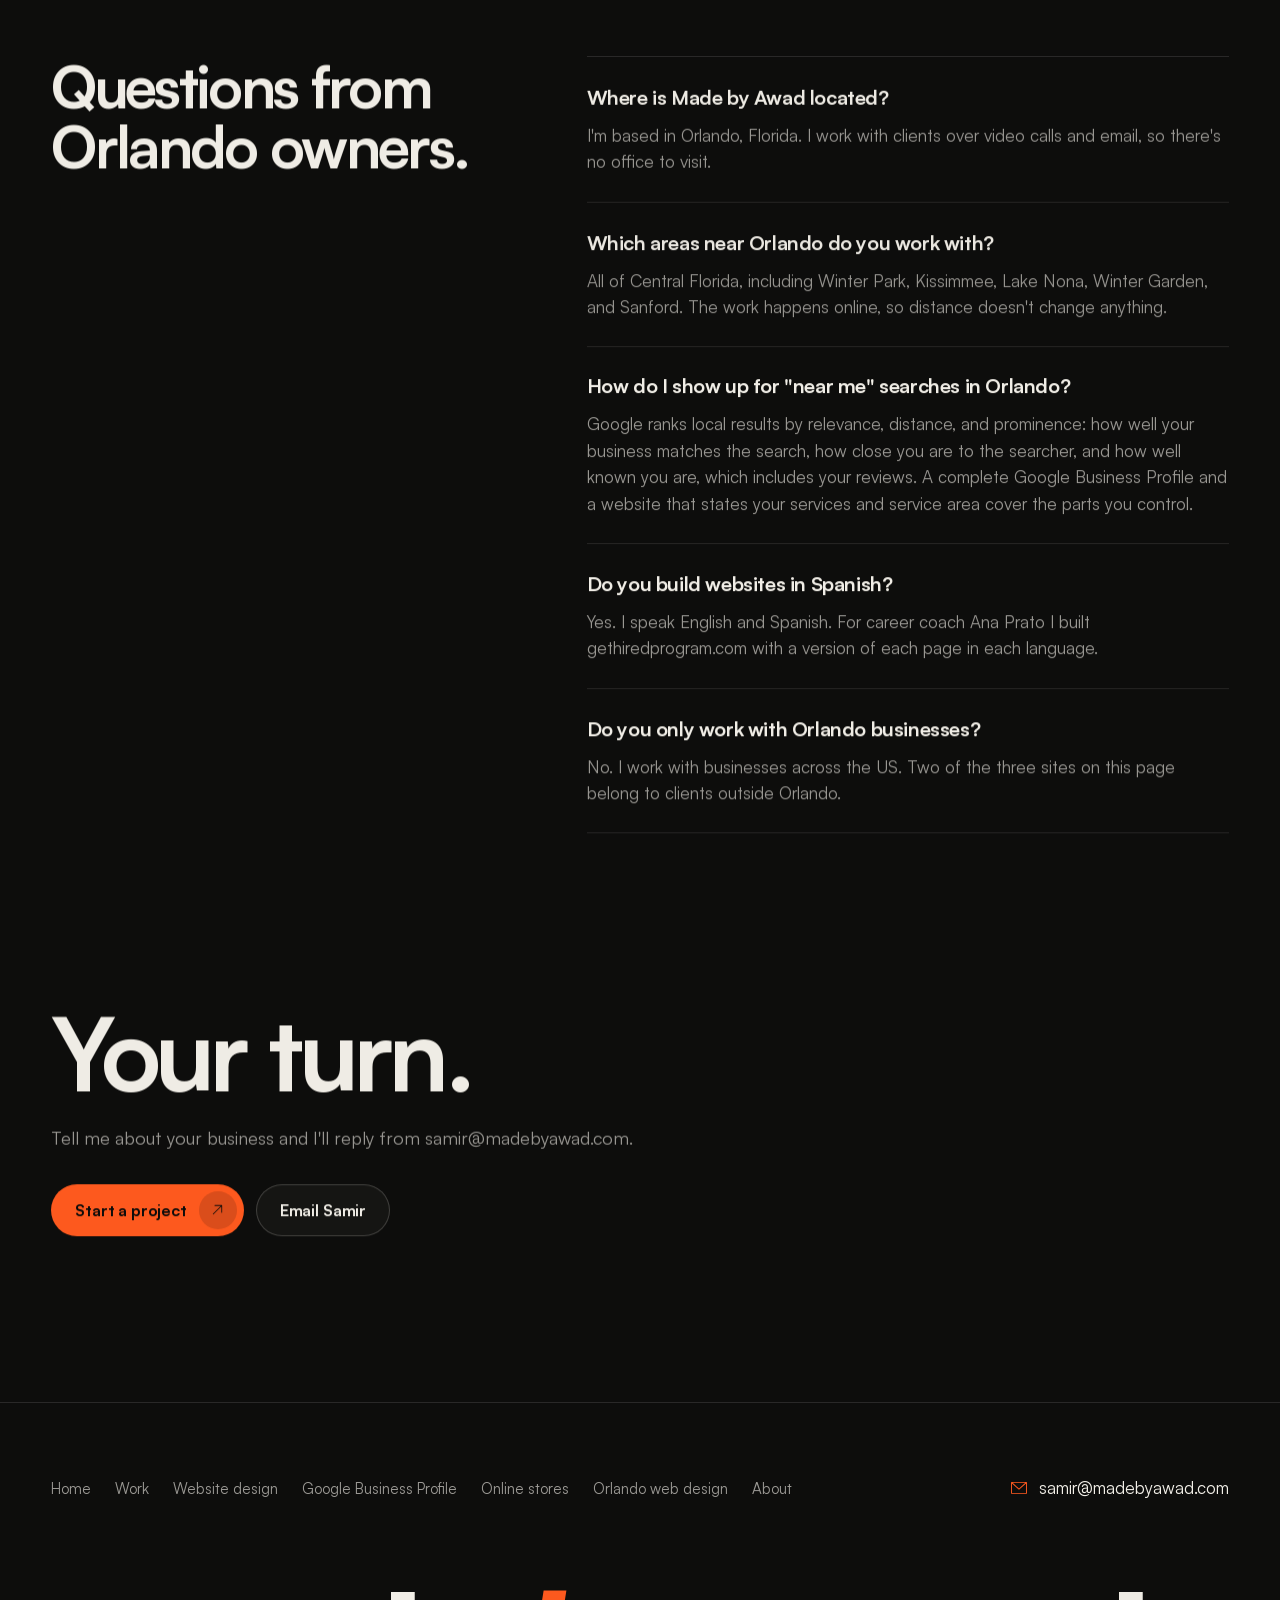
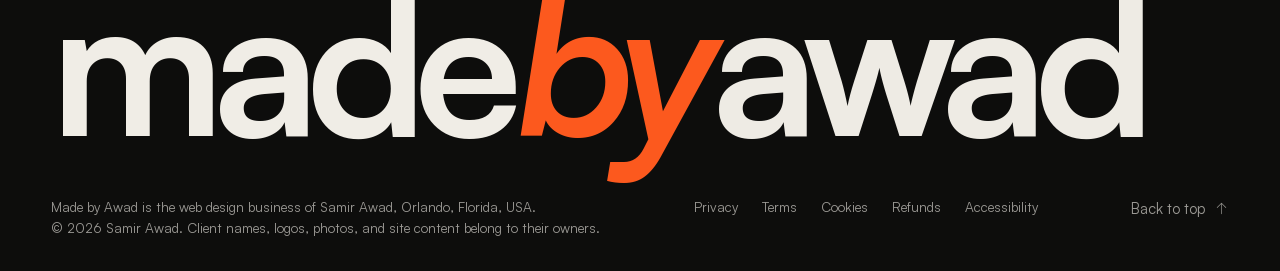
<file: orlando-web-design/index.html>
<!doctype html>
<html lang="en">
<head>
<meta charset="utf-8">
<meta name="viewport" content="width=device-width, initial-scale=1, viewport-fit=cover">
<title>Web Design in Orlando, FL for Local Businesses | Made by Awad</title>
<meta name="description" content="Made by Awad is an Orlando web design business run by Samir Awad. Websites, Google Business Profiles, and online stores for Central Florida businesses, in English and Spanish.">
<link rel="canonical" href="https://madebyawad.com/orlando-web-design/">
<meta name="theme-color" content="#0d0d0c">
<meta name="color-scheme" content="dark">

<meta property="og:type" content="website">
<meta property="og:site_name" content="Made by Awad">
<meta property="og:title" content="Web Design in Orlando, FL for Local Businesses | Made by Awad">
<meta property="og:description" content="Made by Awad is an Orlando web design business run by Samir Awad. Websites, Google Business Profiles, and online stores for Central Florida businesses, in English and Spanish.">
<meta property="og:url" content="https://madebyawad.com/orlando-web-design/">
<meta property="og:image" content="https://madebyawad.com/img/og.jpg">
<meta name="twitter:card" content="summary_large_image">

<link rel="icon" href="/favicon.svg" type="image/svg+xml">
<link rel="icon" href="/favicon-32.png" sizes="32x32" type="image/png">
<link rel="apple-touch-icon" href="/apple-touch-icon.png">
<link rel="preload" href="/fonts/satoshi-700.woff2" as="font" type="font/woff2" crossorigin>
<link rel="stylesheet" href="/css/fonts.css">
<link rel="stylesheet" href="/css/style.css">

<script type="application/ld+json">
{
 "@context": "https://schema.org",
 "@graph": [
  {
   "@type": "WebPage",
   "@id": "https://madebyawad.com/orlando-web-design/#webpage",
   "url": "https://madebyawad.com/orlando-web-design/",
   "name": "Web Design in Orlando, FL for Local Businesses | Made by Awad",
   "description": "Made by Awad is an Orlando web design business run by Samir Awad. Websites, Google Business Profiles, and online stores for Central Florida businesses, in English and Spanish.",
   "isPartOf": {
    "@id": "https://madebyawad.com/#website"
   },
   "about": {
    "@id": "https://madebyawad.com/orlando-web-design/#service"
   },
   "dateModified": "2026-10-05",
   "inLanguage": "en-US"
  },
  {
   "@type": "Service",
   "@id": "https://madebyawad.com/orlando-web-design/#service",
   "name": "Orlando web design",
   "serviceType": "Web design",
   "description": "Made by Awad is a web design business in Orlando, Florida, run by me, Samir Awad. I build websites, Google Business Profiles, and online stores for Orlando businesses, in English and Spanish, so a customer nearby can find you on Google and know how to reach you.",
   "url": "https://madebyawad.com/orlando-web-design/",
   "provider": {
    "@id": "https://madebyawad.com/#business"
   },
   "areaServed": [
    {
     "@type": "City",
     "name": "Orlando",
     "containedInPlace": {
      "@type": "State",
      "name": "Florida"
     }
    },
    {
     "@type": "AdministrativeArea",
     "name": "Central Florida"
    }
   ],
   "availableLanguage": [
    "English",
    "Spanish"
   ]
  },
  {
   "@type": "BreadcrumbList",
   "itemListElement": [
    {
     "@type": "ListItem",
     "position": 1,
     "name": "Made by Awad",
     "item": "https://madebyawad.com/"
    },
    {
     "@type": "ListItem",
     "position": 2,
     "name": "Orlando web design",
     "item": "https://madebyawad.com/orlando-web-design/"
    }
   ]
  },
  {
   "@type": "FAQPage",
   "@id": "https://madebyawad.com/orlando-web-design/#faq",
   "mainEntity": [
    {
     "@type": "Question",
     "name": "Where is Made by Awad located?",
     "acceptedAnswer": {
      "@type": "Answer",
      "text": "I'm based in Orlando, Florida. I work with clients over video calls and email, so there's no office to visit."
     }
    },
    {
     "@type": "Question",
     "name": "Which areas near Orlando do you work with?",
     "acceptedAnswer": {
      "@type": "Answer",
      "text": "All of Central Florida, including Winter Park, Kissimmee, Lake Nona, Winter Garden, and Sanford. The work happens online, so distance doesn't change anything."
     }
    },
    {
     "@type": "Question",
     "name": "How do I show up for \"near me\" searches in Orlando?",
     "acceptedAnswer": {
      "@type": "Answer",
      "text": "Google ranks local results by relevance, distance, and prominence: how well your business matches the search, how close you are to the searcher, and how well known you are, which includes your reviews. A complete Google Business Profile and a website that states your services and service area cover the parts you control."
     }
    },
    {
     "@type": "Question",
     "name": "Do you build websites in Spanish?",
     "acceptedAnswer": {
      "@type": "Answer",
      "text": "Yes. I speak English and Spanish. For career coach Ana Prato I built gethiredprogram.com with a version of each page in each language."
     }
    },
    {
     "@type": "Question",
     "name": "Do you only work with Orlando businesses?",
     "acceptedAnswer": {
      "@type": "Answer",
      "text": "No. I work with businesses across the US. Two of the three sites on this page belong to clients outside Orlando."
     }
    }
   ]
  }
 ]
}
</script>
</head>
<body>
<svg width="0" height="0" style="position:absolute" aria-hidden="true" focusable="false"><symbol id="i-arrow-up-right" viewBox="0 0 256 256" fill="currentColor"><path d="M198,64V168a6,6,0,0,1-12,0V78.48L68.24,196.24a6,6,0,0,1-8.48-8.48L177.52,70H88a6,6,0,0,1,0-12H192A6,6,0,0,1,198,64Z"/></symbol><symbol id="i-envelope-simple" viewBox="0 0 256 256" fill="currentColor"><path d="M224,50H32a6,6,0,0,0-6,6V192a14,14,0,0,0,14,14H216a14,14,0,0,0,14-14V56A6,6,0,0,0,224,50ZM208.58,62,128,135.86,47.42,62ZM216,194H40a2,2,0,0,1-2-2V69.64l86,78.78a6,6,0,0,0,8.1,0L218,69.64V192A2,2,0,0,1,216,194Z"/></symbol></svg>
<a class="skip" href="#main">Skip to content</a>
<div class="grain" aria-hidden="true"></div>
<header class="nav-wrap">
  <div class="nav-pill">
    <a class="wordmark" href="/" aria-label="Made by Awad, home">made<em>by</em>awad</a>
    <nav class="nav" aria-label="Main">
      <a href="/#work">Work</a>
      <a href="/#services">Services</a>
      <a href="/#process">Process</a>
      <a href="/#about">About</a>
      <a href="/#faq">FAQ</a>
    </nav>
    <a class="btn btn-sm legal-home" href="/#contact"><span>Start a project</span><span class="btn-ic"><svg><use href="#i-arrow-up-right"/></svg></span></a>
  </div>
</header>

<main id="main" class="svc-main">
  <section class="svc-hero">
    <div class="wrap">
      <p class="kicker">Orlando, Florida</p>
      <h1>Web design in <em>Orlando</em>.</h1>
      <p class="lede">Made by Awad is a web design business in Orlando, Florida, run by me, Samir Awad. I build websites, Google Business Profiles, and online stores for Orlando businesses, in English and Spanish, so a customer nearby can find you on Google and know how to reach you.</p>
      <div class="svc-ctas">
        <a class="btn" href="/#contact"><span>Start a project</span><span class="btn-ic"><svg><use href="#i-arrow-up-right"/></svg></span></a>
        <a class="btn btn-ghost" href="/#work"><span>See the work</span></a>
      </div>
    </div>
  </section>

  <section class="svc-sec" aria-labelledby="inc-title">
    <div class="wrap">
      <h2 class="h2 reveal" id="inc-title">What Orlando businesses get.</h2>
      <dl class="svc-list">
        <div class="reveal"><dt>A site built for local search</dt><dd>Your city, your service area, and your services, written into the pages and the structured data so Google knows where you work.</dd></div>
        <div class="reveal"><dt>Your Google Maps listing</dt><dd>I set up or fix your Google Business Profile, the listing behind &quot;near me&quot; searches.</dd></div>
        <div class="reveal"><dt>English and Spanish</dt><dd>A version of each page in each language, if your customers use both.</dd></div>
        <div class="reveal"><dt>A phone-first build</dt><dd>I build for the phone first and test on real phones before launch.</dd></div>
        <div class="reveal"><dt>One person, start to finish</dt><dd>You talk to me from the first call to launch day.</dd></div>
        <div class="reveal"><dt>Forms, booking, and business email</dt><dd>Set up so a new lead lands in your inbox.</dd></div>
      </dl>
    </div>
  </section>

  <section class="svc-sec" aria-labelledby="shots-title">
    <div class="wrap">
      <h2 class="h2 reveal" id="shots-title">Three I built, live now.</h2>
      <div class="svc-shots">
        <a class="shot reveal" href="https://gethiredprogram.com" target="_blank" rel="noopener">
          <div class="shot-frame"><img src="/img/work/gethired-desktop.webp" alt="Homepage of gethiredprogram.com, a bilingual career coaching website" width="1100" height="2325" loading="lazy" decoding="async"></div>
          <h3>Get Hired Program</h3>
          <p>Career coaching in English and Spanish, with a version of each page in both.</p>
        </a>
        <a class="shot reveal" href="https://nicolasdevoto.com" target="_blank" rel="noopener">
          <div class="shot-frame"><img src="/img/work/devoto-desktop.webp" alt="Homepage of nicolasdevoto.com, an actor portfolio website" width="1100" height="7346" loading="lazy" decoding="async"></div>
          <h3>Nicolás Devoto</h3>
          <p>An actor&#x27;s portfolio that plays each self-tape in one tap.</p>
        </a>
        <a class="shot reveal" href="https://rightchewsfoods.com/" target="_blank" rel="noopener">
          <div class="shot-frame"><img src="/img/work/rightchews-desktop.webp" alt="Homepage of the Right Chews Foods website, a protein brownie shop" width="1100" height="1839" loading="lazy" decoding="async"></div>
          <h3>Right Chews Foods</h3>
          <p>A protein brownie shop with nutrition facts and a wholesale form.</p>
        </a>
      </div>
    </div>
  </section>

  <section class="svc-sec" aria-labelledby="steps-title">
    <div class="wrap">
      <h2 class="h2 reveal" id="steps-title">How working together goes.</h2>
      <ol class="svc-steps">
        <li class="reveal"><strong>Talk</strong><p>A call about your business, your customers, and what you want more of: calls, bookings, or orders.</p></li>
        <li class="reveal"><strong>Plan</strong><p>You see the direction before I build anything. We adjust it together until it fits.</p></li>
        <li class="reveal"><strong>Build</strong><p>I build it mobile-first, with SEO set up from the first page.</p></li>
        <li class="reveal"><strong>Test</strong><p>I check it on real phones, tune the speed, and tighten the copy.</p></li>
        <li class="reveal"><strong>Launch</strong><p>Your site goes live on your domain, connected to Google.</p></li>
      </ol>
    </div>
  </section>

  <section class="svc-sec svc-prose">
    <div class="wrap">
      <h2 class="h2 reveal">I grew up inside small businesses.</h2>
      <p class="reveal">My family ran two car washes, a restaurant, and a rental car company, and I grew up working in them: the operations, the customers, and the numbers.</p>
      <p class="reveal">So I build a website around the questions your customer asks before buying. Where are you? Are you open? What does it cost? How do I book?</p>
    </div>
  </section>

  <section class="svc-sec svc-prose" aria-labelledby="cost-title">
    <div class="wrap">
      <h2 class="h2 reveal" id="cost-title">What it costs.</h2>
      <p class="reveal">The price depends on how many pages you need and what the site has to do, like take bookings or sell products.</p>
      <p class="reveal">After our first call I send you a written proposal with the price, the deposit, and the payment schedule. I start work once you approve it. Domain names and software subscriptions are billed to you by those companies.</p>
    </div>
  </section>

  <section class="svc-sec" aria-labelledby="faq-title">
    <div class="wrap svc-faq">
      <h2 class="h2 reveal" id="faq-title">Questions from Orlando owners.</h2>
      <div class="svc-faq-list">
        <div class="reveal"><h3>Where is Made by Awad located?</h3><p>I&#x27;m based in Orlando, Florida. I work with clients over video calls and email, so there&#x27;s no office to visit.</p></div>
        <div class="reveal"><h3>Which areas near Orlando do you work with?</h3><p>All of Central Florida, including Winter Park, Kissimmee, Lake Nona, Winter Garden, and Sanford. The work happens online, so distance doesn&#x27;t change anything.</p></div>
        <div class="reveal"><h3>How do I show up for &quot;near me&quot; searches in Orlando?</h3><p>Google ranks local results by relevance, distance, and prominence: how well your business matches the search, how close you are to the searcher, and how well known you are, which includes your reviews. A complete Google Business Profile and a website that states your services and service area cover the parts you control.</p></div>
        <div class="reveal"><h3>Do you build websites in Spanish?</h3><p>Yes. I speak English and Spanish. For career coach Ana Prato I built gethiredprogram.com with a version of each page in each language.</p></div>
        <div class="reveal"><h3>Do you only work with Orlando businesses?</h3><p>No. I work with businesses across the US. Two of the three sites on this page belong to clients outside Orlando.</p></div>
      </div>
    </div>
  </section>

  <section class="svc-cta" aria-labelledby="cta-title">
    <div class="wrap">
      <h2 class="h2 reveal" id="cta-title">Your turn.</h2>
      <p class="lede reveal">Tell me about your business and I'll reply from samir@madebyawad.com.</p>
      <div class="svc-ctas reveal">
        <a class="btn" href="/#contact"><span>Start a project</span><span class="btn-ic"><svg><use href="#i-arrow-up-right"/></svg></span></a>
        <a class="btn btn-ghost" href="mailto:samir@madebyawad.com"><span>Email Samir</span></a>
      </div>
      
    </div>
  </section>
</main>

<footer class="footer">
  <div class="wrap">
    <div class="foot-row">
      <nav class="foot-links" aria-label="Footer">
        <a href="/">Home</a><a href="/#work">Work</a><a href="/web-design/">Website design</a><a href="/google-business-profile/">Google Business Profile</a><a href="/online-stores/">Online stores</a><a href="/orlando-web-design/">Orlando web design</a><a href="/#about">About</a>
      </nav>
      <a class="foot-mail" href="mailto:samir@madebyawad.com"><svg><use href="#i-envelope-simple"/></svg>samir@madebyawad.com</a>
    </div>
    <p class="foot-mark" aria-hidden="true"><span>made</span><em>by</em><span>awad</span></p>
    <div class="foot-row foot-base">
      <p class="foot-biz">Made by Awad is the web design business of Samir Awad, Orlando, Florida, USA.<br>© 2026 Samir Awad. Client names, logos, photos, and site content belong to their owners.</p>
      <nav class="foot-legal" aria-label="Legal">
        <a href="/privacy.html">Privacy</a><a href="/terms.html">Terms</a><a href="/cookies.html">Cookies</a><a href="/refunds.html">Refunds</a><a href="/accessibility.html">Accessibility</a>
      </nav>
      <a href="#top" class="to-top">Back to top <svg><use href="#i-arrow-up-right"/></svg></a>
    </div>
  </div>
</footer>

<script src="/js/vendor/gsap.min.js"></script>
<script src="/js/vendor/ScrollTrigger.min.js"></script>
<script src="/js/vendor/lenis.min.js"></script>
<script src="/js/pages.js"></script>
<!-- Cloudflare Web Analytics --><script type='module' src='https://static.cloudflareinsights.com/beacon.min.js' data-cf-beacon='{"token": "2cef708675b642ef9906dec54b81d44f"}'></script><!-- End Cloudflare Web Analytics -->
</body>
</html>
</file>
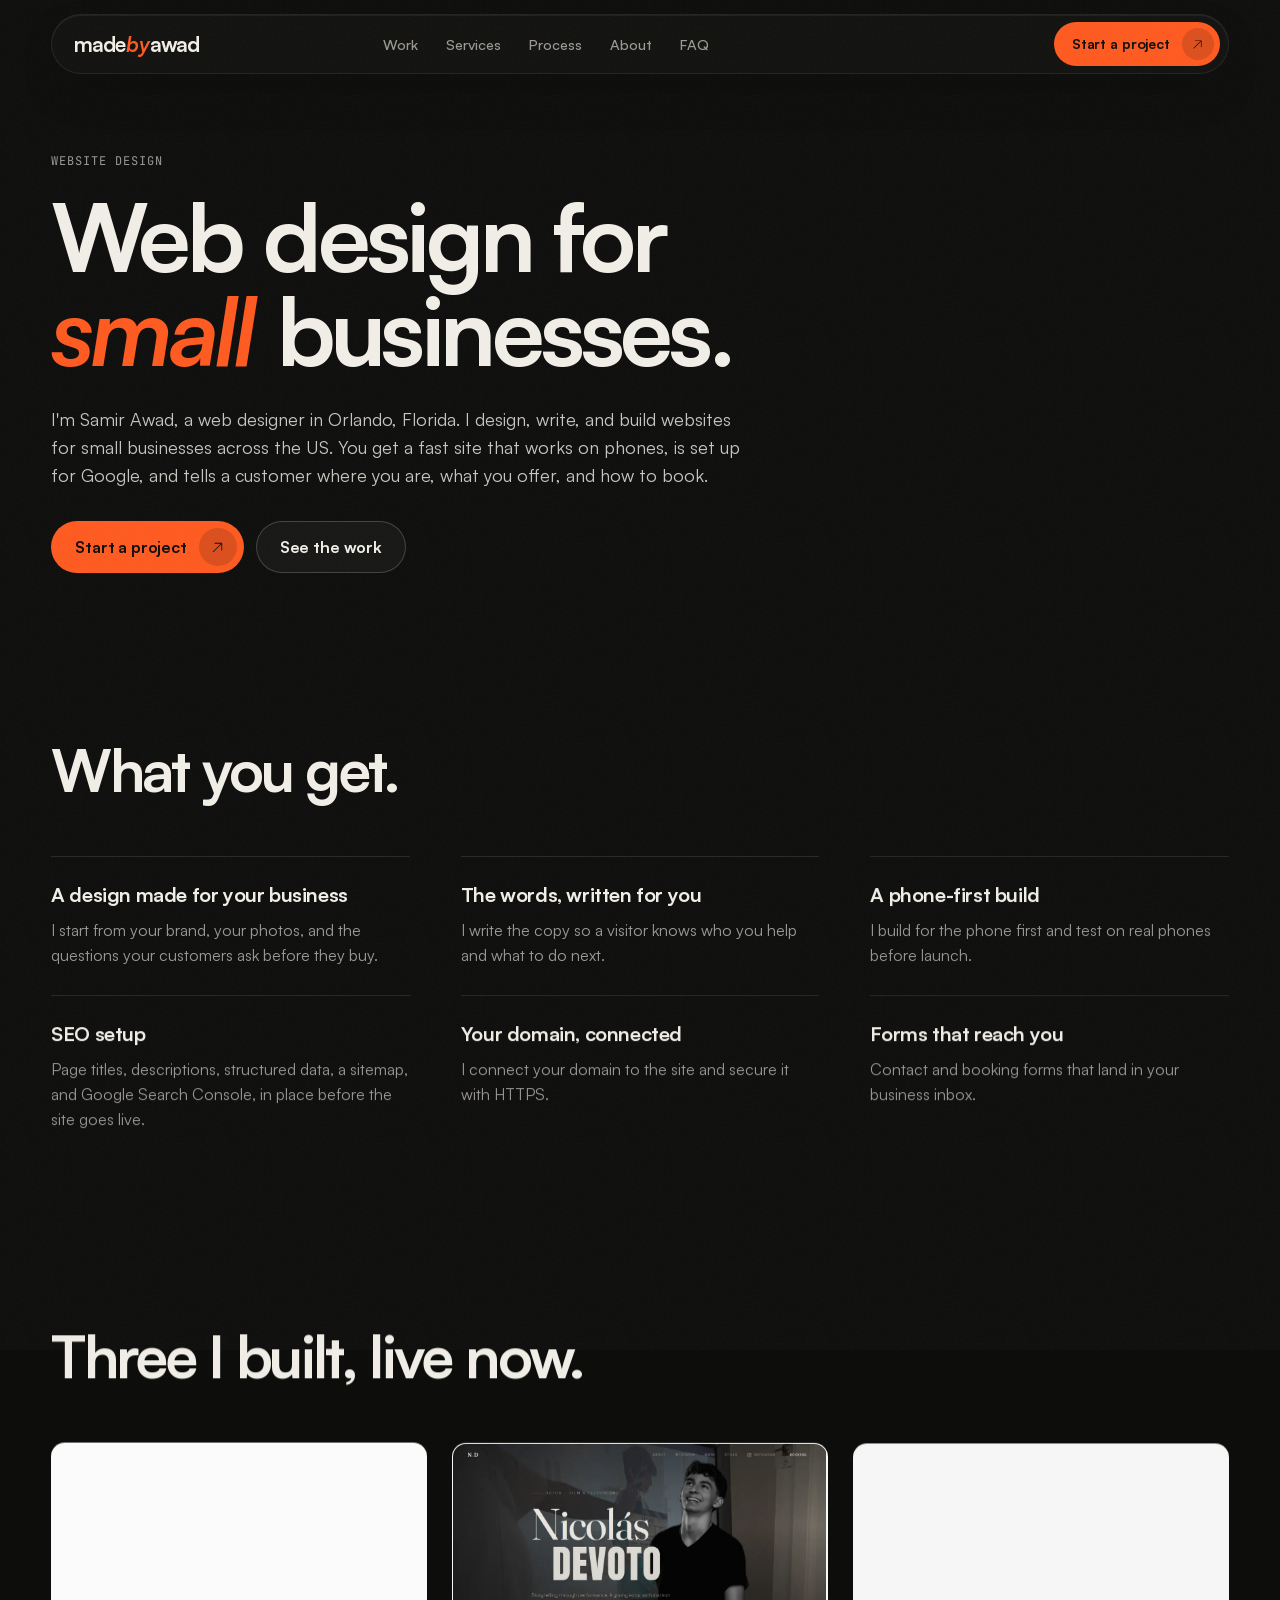
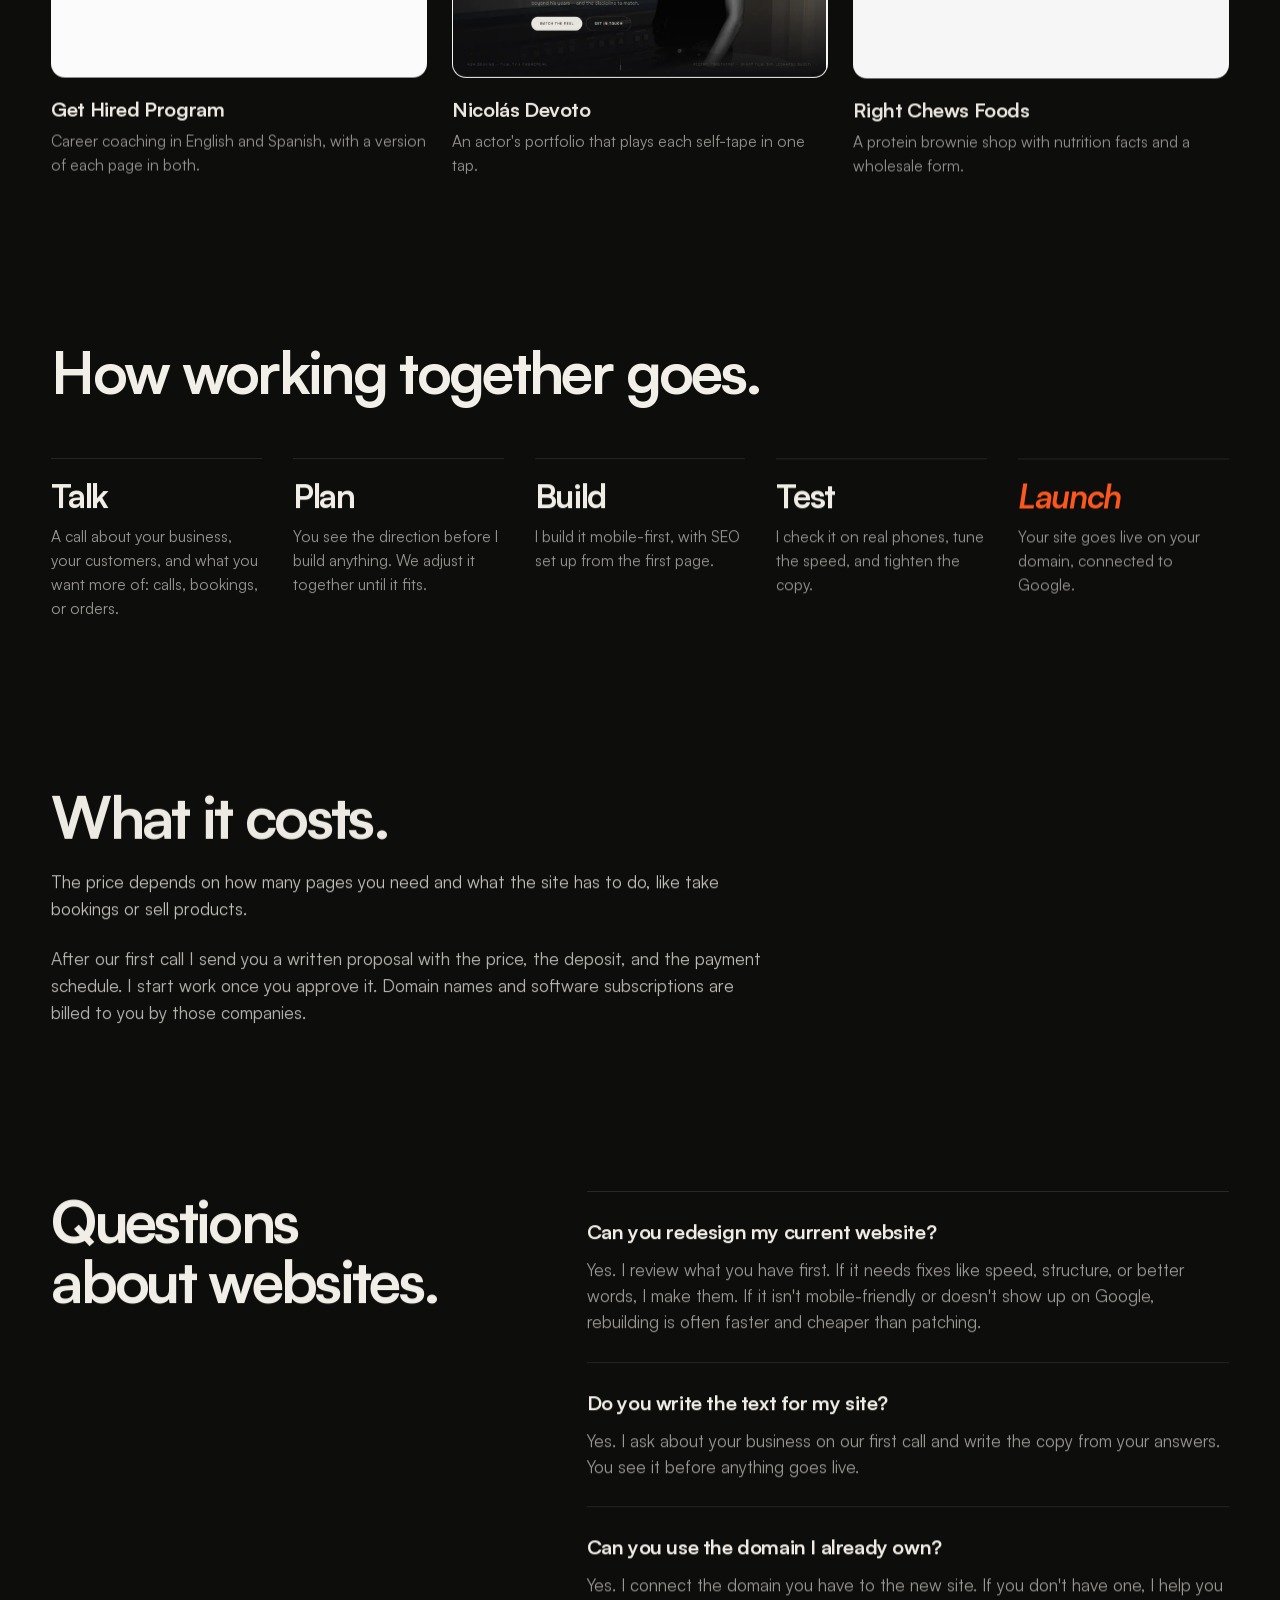
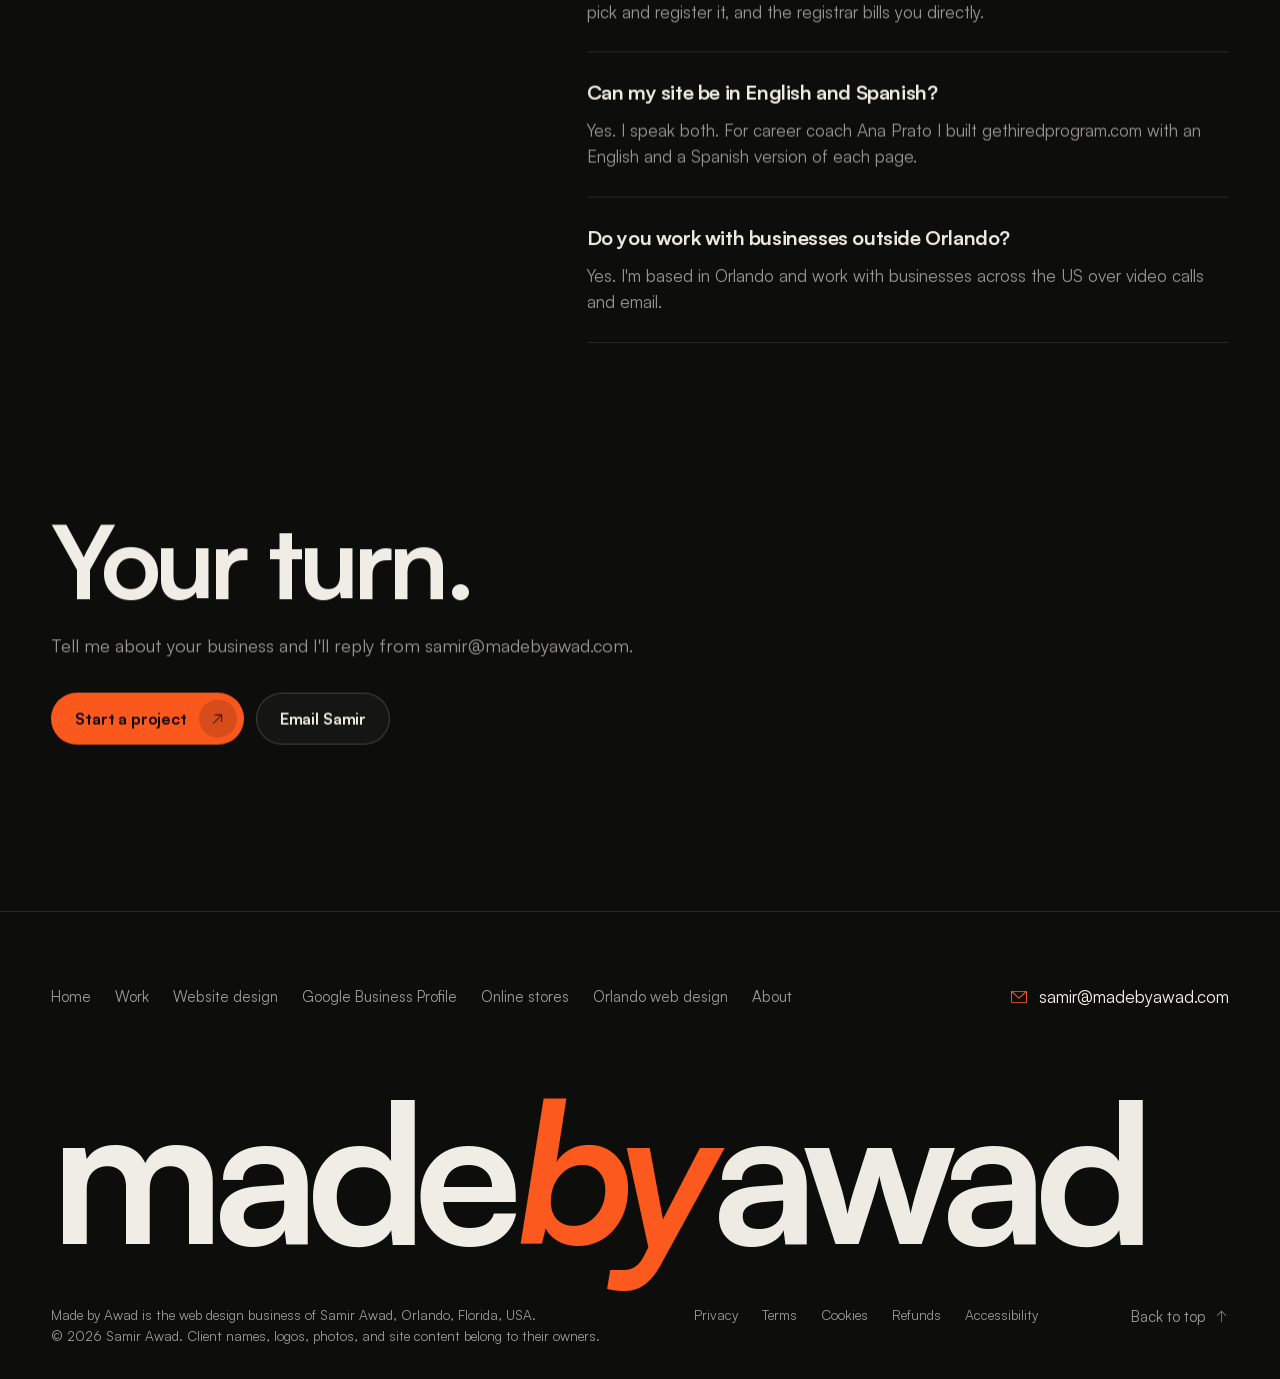
<file: web-design/index.html>
<!doctype html>
<html lang="en">
<head>
<meta charset="utf-8">
<meta name="viewport" content="width=device-width, initial-scale=1, viewport-fit=cover">
<title>Small Business Website Design | Made by Awad</title>
<meta name="description" content="Samir Awad designs, writes, and builds small business websites: mobile-first, set up for Google, with your domain and contact forms connected. See three live sites.">
<link rel="canonical" href="https://madebyawad.com/web-design/">
<meta name="theme-color" content="#0d0d0c">
<meta name="color-scheme" content="dark">

<meta property="og:type" content="website">
<meta property="og:site_name" content="Made by Awad">
<meta property="og:title" content="Small Business Website Design | Made by Awad">
<meta property="og:description" content="Samir Awad designs, writes, and builds small business websites: mobile-first, set up for Google, with your domain and contact forms connected. See three live sites.">
<meta property="og:url" content="https://madebyawad.com/web-design/">
<meta property="og:image" content="https://madebyawad.com/img/og.jpg">
<meta name="twitter:card" content="summary_large_image">

<link rel="icon" href="/favicon.svg" type="image/svg+xml">
<link rel="icon" href="/favicon-32.png" sizes="32x32" type="image/png">
<link rel="apple-touch-icon" href="/apple-touch-icon.png">
<link rel="preload" href="/fonts/satoshi-700.woff2" as="font" type="font/woff2" crossorigin>
<link rel="stylesheet" href="/css/fonts.css">
<link rel="stylesheet" href="/css/style.css">

<script type="application/ld+json">
{
 "@context": "https://schema.org",
 "@graph": [
  {
   "@type": "WebPage",
   "@id": "https://madebyawad.com/web-design/#webpage",
   "url": "https://madebyawad.com/web-design/",
   "name": "Small Business Website Design | Made by Awad",
   "description": "Samir Awad designs, writes, and builds small business websites: mobile-first, set up for Google, with your domain and contact forms connected. See three live sites.",
   "isPartOf": {
    "@id": "https://madebyawad.com/#website"
   },
   "about": {
    "@id": "https://madebyawad.com/web-design/#service"
   },
   "dateModified": "2026-10-05",
   "inLanguage": "en-US"
  },
  {
   "@type": "Service",
   "@id": "https://madebyawad.com/web-design/#service",
   "name": "Website design",
   "serviceType": "Web design",
   "description": "I'm Samir Awad, a web designer in Orlando, Florida. I design, write, and build websites for small businesses across the US. You get a fast site that works on phones, is set up for Google, and tells a customer where you are, what you offer, and how to book.",
   "url": "https://madebyawad.com/web-design/",
   "provider": {
    "@id": "https://madebyawad.com/#business"
   },
   "areaServed": {
    "@type": "Country",
    "name": "United States"
   },
   "availableLanguage": [
    "English",
    "Spanish"
   ]
  },
  {
   "@type": "BreadcrumbList",
   "itemListElement": [
    {
     "@type": "ListItem",
     "position": 1,
     "name": "Made by Awad",
     "item": "https://madebyawad.com/"
    },
    {
     "@type": "ListItem",
     "position": 2,
     "name": "Website design",
     "item": "https://madebyawad.com/web-design/"
    }
   ]
  },
  {
   "@type": "FAQPage",
   "@id": "https://madebyawad.com/web-design/#faq",
   "mainEntity": [
    {
     "@type": "Question",
     "name": "Can you redesign my current website?",
     "acceptedAnswer": {
      "@type": "Answer",
      "text": "Yes. I review what you have first. If it needs fixes like speed, structure, or better words, I make them. If it isn't mobile-friendly or doesn't show up on Google, rebuilding is often faster and cheaper than patching."
     }
    },
    {
     "@type": "Question",
     "name": "Do you write the text for my site?",
     "acceptedAnswer": {
      "@type": "Answer",
      "text": "Yes. I ask about your business on our first call and write the copy from your answers. You see it before anything goes live."
     }
    },
    {
     "@type": "Question",
     "name": "Can you use the domain I already own?",
     "acceptedAnswer": {
      "@type": "Answer",
      "text": "Yes. I connect the domain you have to the new site. If you don't have one, I help you pick and register it, and the registrar bills you directly."
     }
    },
    {
     "@type": "Question",
     "name": "Can my site be in English and Spanish?",
     "acceptedAnswer": {
      "@type": "Answer",
      "text": "Yes. I speak both. For career coach Ana Prato I built gethiredprogram.com with an English and a Spanish version of each page."
     }
    },
    {
     "@type": "Question",
     "name": "Do you work with businesses outside Orlando?",
     "acceptedAnswer": {
      "@type": "Answer",
      "text": "Yes. I'm based in Orlando and work with businesses across the US over video calls and email."
     }
    }
   ]
  }
 ]
}
</script>
</head>
<body>
<svg width="0" height="0" style="position:absolute" aria-hidden="true" focusable="false"><symbol id="i-arrow-up-right" viewBox="0 0 256 256" fill="currentColor"><path d="M198,64V168a6,6,0,0,1-12,0V78.48L68.24,196.24a6,6,0,0,1-8.48-8.48L177.52,70H88a6,6,0,0,1,0-12H192A6,6,0,0,1,198,64Z"/></symbol><symbol id="i-envelope-simple" viewBox="0 0 256 256" fill="currentColor"><path d="M224,50H32a6,6,0,0,0-6,6V192a14,14,0,0,0,14,14H216a14,14,0,0,0,14-14V56A6,6,0,0,0,224,50ZM208.58,62,128,135.86,47.42,62ZM216,194H40a2,2,0,0,1-2-2V69.64l86,78.78a6,6,0,0,0,8.1,0L218,69.64V192A2,2,0,0,1,216,194Z"/></symbol></svg>
<a class="skip" href="#main">Skip to content</a>
<div class="grain" aria-hidden="true"></div>
<header class="nav-wrap">
  <div class="nav-pill">
    <a class="wordmark" href="/" aria-label="Made by Awad, home">made<em>by</em>awad</a>
    <nav class="nav" aria-label="Main">
      <a href="/#work">Work</a>
      <a href="/#services">Services</a>
      <a href="/#process">Process</a>
      <a href="/#about">About</a>
      <a href="/#faq">FAQ</a>
    </nav>
    <a class="btn btn-sm legal-home" href="/#contact"><span>Start a project</span><span class="btn-ic"><svg><use href="#i-arrow-up-right"/></svg></span></a>
  </div>
</header>

<main id="main" class="svc-main">
  <section class="svc-hero">
    <div class="wrap">
      <p class="kicker">Website design</p>
      <h1>Web design for <em>small</em> businesses.</h1>
      <p class="lede">I&#x27;m Samir Awad, a web designer in Orlando, Florida. I design, write, and build websites for small businesses across the US. You get a fast site that works on phones, is set up for Google, and tells a customer where you are, what you offer, and how to book.</p>
      <div class="svc-ctas">
        <a class="btn" href="/#contact"><span>Start a project</span><span class="btn-ic"><svg><use href="#i-arrow-up-right"/></svg></span></a>
        <a class="btn btn-ghost" href="/#work"><span>See the work</span></a>
      </div>
    </div>
  </section>

  <section class="svc-sec" aria-labelledby="inc-title">
    <div class="wrap">
      <h2 class="h2 reveal" id="inc-title">What you get.</h2>
      <dl class="svc-list">
        <div class="reveal"><dt>A design made for your business</dt><dd>I start from your brand, your photos, and the questions your customers ask before they buy.</dd></div>
        <div class="reveal"><dt>The words, written for you</dt><dd>I write the copy so a visitor knows who you help and what to do next.</dd></div>
        <div class="reveal"><dt>A phone-first build</dt><dd>I build for the phone first and test on real phones before launch.</dd></div>
        <div class="reveal"><dt>SEO setup</dt><dd>Page titles, descriptions, structured data, a sitemap, and Google Search Console, in place before the site goes live.</dd></div>
        <div class="reveal"><dt>Your domain, connected</dt><dd>I connect your domain to the site and secure it with HTTPS.</dd></div>
        <div class="reveal"><dt>Forms that reach you</dt><dd>Contact and booking forms that land in your business inbox.</dd></div>
      </dl>
    </div>
  </section>

  <section class="svc-sec" aria-labelledby="shots-title">
    <div class="wrap">
      <h2 class="h2 reveal" id="shots-title">Three I built, live now.</h2>
      <div class="svc-shots">
        <a class="shot reveal" href="https://gethiredprogram.com" target="_blank" rel="noopener">
          <div class="shot-frame"><img src="/img/work/gethired-desktop.webp" alt="Homepage of gethiredprogram.com, a bilingual career coaching website" width="1100" height="2325" loading="lazy" decoding="async"></div>
          <h3>Get Hired Program</h3>
          <p>Career coaching in English and Spanish, with a version of each page in both.</p>
        </a>
        <a class="shot reveal" href="https://nicolasdevoto.com" target="_blank" rel="noopener">
          <div class="shot-frame"><img src="/img/work/devoto-desktop.webp" alt="Homepage of nicolasdevoto.com, an actor portfolio website" width="1100" height="7346" loading="lazy" decoding="async"></div>
          <h3>Nicolás Devoto</h3>
          <p>An actor&#x27;s portfolio that plays each self-tape in one tap.</p>
        </a>
        <a class="shot reveal" href="https://rightchewsfoods.com/" target="_blank" rel="noopener">
          <div class="shot-frame"><img src="/img/work/rightchews-desktop.webp" alt="Homepage of the Right Chews Foods website, a protein brownie shop" width="1100" height="1839" loading="lazy" decoding="async"></div>
          <h3>Right Chews Foods</h3>
          <p>A protein brownie shop with nutrition facts and a wholesale form.</p>
        </a>
      </div>
    </div>
  </section>

  <section class="svc-sec" aria-labelledby="steps-title">
    <div class="wrap">
      <h2 class="h2 reveal" id="steps-title">How working together goes.</h2>
      <ol class="svc-steps">
        <li class="reveal"><strong>Talk</strong><p>A call about your business, your customers, and what you want more of: calls, bookings, or orders.</p></li>
        <li class="reveal"><strong>Plan</strong><p>You see the direction before I build anything. We adjust it together until it fits.</p></li>
        <li class="reveal"><strong>Build</strong><p>I build it mobile-first, with SEO set up from the first page.</p></li>
        <li class="reveal"><strong>Test</strong><p>I check it on real phones, tune the speed, and tighten the copy.</p></li>
        <li class="reveal"><strong>Launch</strong><p>Your site goes live on your domain, connected to Google.</p></li>
      </ol>
    </div>
  </section>

  <section class="svc-sec svc-prose" aria-labelledby="cost-title">
    <div class="wrap">
      <h2 class="h2 reveal" id="cost-title">What it costs.</h2>
      <p class="reveal">The price depends on how many pages you need and what the site has to do, like take bookings or sell products.</p>
      <p class="reveal">After our first call I send you a written proposal with the price, the deposit, and the payment schedule. I start work once you approve it. Domain names and software subscriptions are billed to you by those companies.</p>
    </div>
  </section>

  <section class="svc-sec" aria-labelledby="faq-title">
    <div class="wrap svc-faq">
      <h2 class="h2 reveal" id="faq-title">Questions about websites.</h2>
      <div class="svc-faq-list">
        <div class="reveal"><h3>Can you redesign my current website?</h3><p>Yes. I review what you have first. If it needs fixes like speed, structure, or better words, I make them. If it isn&#x27;t mobile-friendly or doesn&#x27;t show up on Google, rebuilding is often faster and cheaper than patching.</p></div>
        <div class="reveal"><h3>Do you write the text for my site?</h3><p>Yes. I ask about your business on our first call and write the copy from your answers. You see it before anything goes live.</p></div>
        <div class="reveal"><h3>Can you use the domain I already own?</h3><p>Yes. I connect the domain you have to the new site. If you don&#x27;t have one, I help you pick and register it, and the registrar bills you directly.</p></div>
        <div class="reveal"><h3>Can my site be in English and Spanish?</h3><p>Yes. I speak both. For career coach Ana Prato I built gethiredprogram.com with an English and a Spanish version of each page.</p></div>
        <div class="reveal"><h3>Do you work with businesses outside Orlando?</h3><p>Yes. I&#x27;m based in Orlando and work with businesses across the US over video calls and email.</p></div>
      </div>
    </div>
  </section>

  <section class="svc-cta" aria-labelledby="cta-title">
    <div class="wrap">
      <h2 class="h2 reveal" id="cta-title">Your turn.</h2>
      <p class="lede reveal">Tell me about your business and I'll reply from samir@madebyawad.com.</p>
      <div class="svc-ctas reveal">
        <a class="btn" href="/#contact"><span>Start a project</span><span class="btn-ic"><svg><use href="#i-arrow-up-right"/></svg></span></a>
        <a class="btn btn-ghost" href="mailto:samir@madebyawad.com"><span>Email Samir</span></a>
      </div>
      
    </div>
  </section>
</main>

<footer class="footer">
  <div class="wrap">
    <div class="foot-row">
      <nav class="foot-links" aria-label="Footer">
        <a href="/">Home</a><a href="/#work">Work</a><a href="/web-design/">Website design</a><a href="/google-business-profile/">Google Business Profile</a><a href="/online-stores/">Online stores</a><a href="/orlando-web-design/">Orlando web design</a><a href="/#about">About</a>
      </nav>
      <a class="foot-mail" href="mailto:samir@madebyawad.com"><svg><use href="#i-envelope-simple"/></svg>samir@madebyawad.com</a>
    </div>
    <p class="foot-mark" aria-hidden="true"><span>made</span><em>by</em><span>awad</span></p>
    <div class="foot-row foot-base">
      <p class="foot-biz">Made by Awad is the web design business of Samir Awad, Orlando, Florida, USA.<br>© 2026 Samir Awad. Client names, logos, photos, and site content belong to their owners.</p>
      <nav class="foot-legal" aria-label="Legal">
        <a href="/privacy.html">Privacy</a><a href="/terms.html">Terms</a><a href="/cookies.html">Cookies</a><a href="/refunds.html">Refunds</a><a href="/accessibility.html">Accessibility</a>
      </nav>
      <a href="#top" class="to-top">Back to top <svg><use href="#i-arrow-up-right"/></svg></a>
    </div>
  </div>
</footer>

<script src="/js/vendor/gsap.min.js"></script>
<script src="/js/vendor/ScrollTrigger.min.js"></script>
<script src="/js/vendor/lenis.min.js"></script>
<script src="/js/pages.js"></script>
<!-- Cloudflare Web Analytics --><script type='module' src='https://static.cloudflareinsights.com/beacon.min.js' data-cf-beacon='{"token": "2cef708675b642ef9906dec54b81d44f"}'></script><!-- End Cloudflare Web Analytics -->
</body>
</html>
</file>
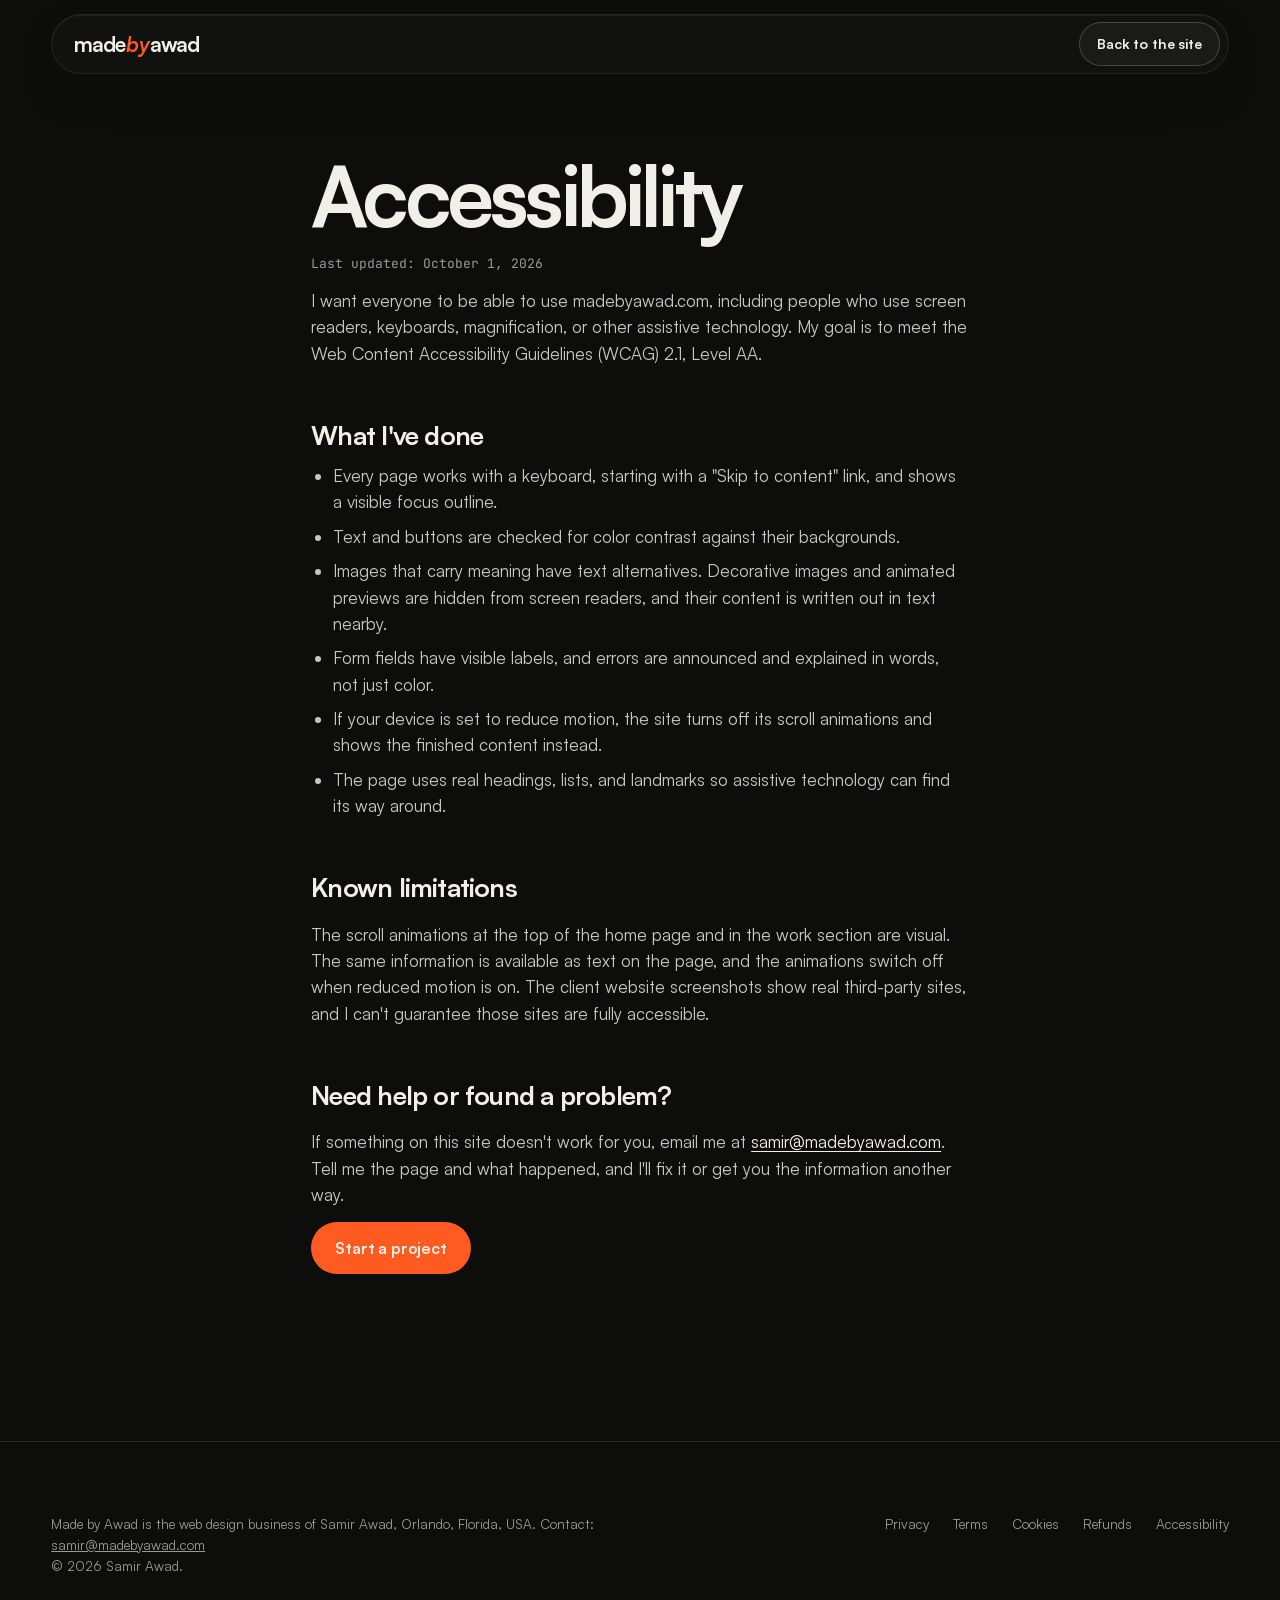
<file: accessibility.html>
<!doctype html>
<html lang="en">
<head>
<meta charset="utf-8">
<meta name="viewport" content="width=device-width, initial-scale=1, viewport-fit=cover">
<title>Accessibility | Made by Awad</title>
<meta name="description" content="Accessibility at madebyawad.com: the WCAG 2.1 AA goal, what is in place, known limitations, and how to get help.">

<link rel="canonical" href="https://madebyawad.com/accessibility.html">
<meta name="theme-color" content="#0d0d0c">
<meta name="color-scheme" content="dark">
<link rel="icon" href="favicon.svg" type="image/svg+xml">
<link rel="icon" href="favicon-32.png" sizes="32x32" type="image/png">
<link rel="apple-touch-icon" href="apple-touch-icon.png">
<link rel="stylesheet" href="css/fonts.css">
<link rel="stylesheet" href="css/style.css">
</head>
<body>
<a class="skip" href="#main">Skip to content</a>
<header class="nav-wrap">
  <div class="nav-pill">
    <a class="wordmark" href="./" aria-label="Made by Awad, home">made<em>by</em>awad</a>
    <a class="btn btn-sm btn-ghost legal-home" href="./">Back to the site</a>
  </div>
</header>
<main id="main" class="legal-main">
  <article class="wrap legal">
    <h1>Accessibility</h1>
    <p class="updated">Last updated: October 1, 2026</p>

    <p>I want everyone to be able to use madebyawad.com, including people who use screen readers, keyboards, magnification, or other assistive technology. My goal is to meet the Web Content Accessibility Guidelines (WCAG) 2.1, Level AA.</p>

    <h2>What I've done</h2>
    <ul>
      <li>Every page works with a keyboard, starting with a "Skip to content" link, and shows a visible focus outline.</li>
      <li>Text and buttons are checked for color contrast against their backgrounds.</li>
      <li>Images that carry meaning have text alternatives. Decorative images and animated previews are hidden from screen readers, and their content is written out in text nearby.</li>
      <li>Form fields have visible labels, and errors are announced and explained in words, not just color.</li>
      <li>If your device is set to reduce motion, the site turns off its scroll animations and shows the finished content instead.</li>
      <li>The page uses real headings, lists, and landmarks so assistive technology can find its way around.</li>
    </ul>

    <h2>Known limitations</h2>
    <p>The scroll animations at the top of the home page and in the work section are visual. The same information is available as text on the page, and the animations switch off when reduced motion is on. The client website screenshots show real third-party sites, and I can't guarantee those sites are fully accessible.</p>

    <h2>Need help or found a problem?</h2>
    <p>If something on this site doesn't work for you, email me at <a href="mailto:samir@madebyawad.com">samir@madebyawad.com</a>. Tell me the page and what happened, and I'll fix it or get you the information another way.</p>

    <p class="legal-back"><a class="btn" href="#contact"><span>Start a project</span></a></p>
  </article>
</main>
<footer class="footer">
  <div class="wrap">
    <div class="foot-row foot-base">
      <p class="foot-biz">Made by Awad is the web design business of Samir Awad, Orlando, Florida, USA. Contact: <a href="mailto:samir@madebyawad.com">samir@madebyawad.com</a><br>© 2026 Samir Awad.</p>
      <nav class="foot-legal" aria-label="Legal">
        <a href="privacy.html">Privacy</a><a href="terms.html">Terms</a><a href="cookies.html">Cookies</a><a href="refunds.html">Refunds</a><a href="accessibility.html">Accessibility</a>
      </nav>
    </div>
  </div>
</footer>
<!-- Cloudflare Web Analytics --><script type='module' src='https://static.cloudflareinsights.com/beacon.min.js' data-cf-beacon='{"token": "2cef708675b642ef9906dec54b81d44f"}'></script><!-- End Cloudflare Web Analytics -->
</body>
</html>
</file>
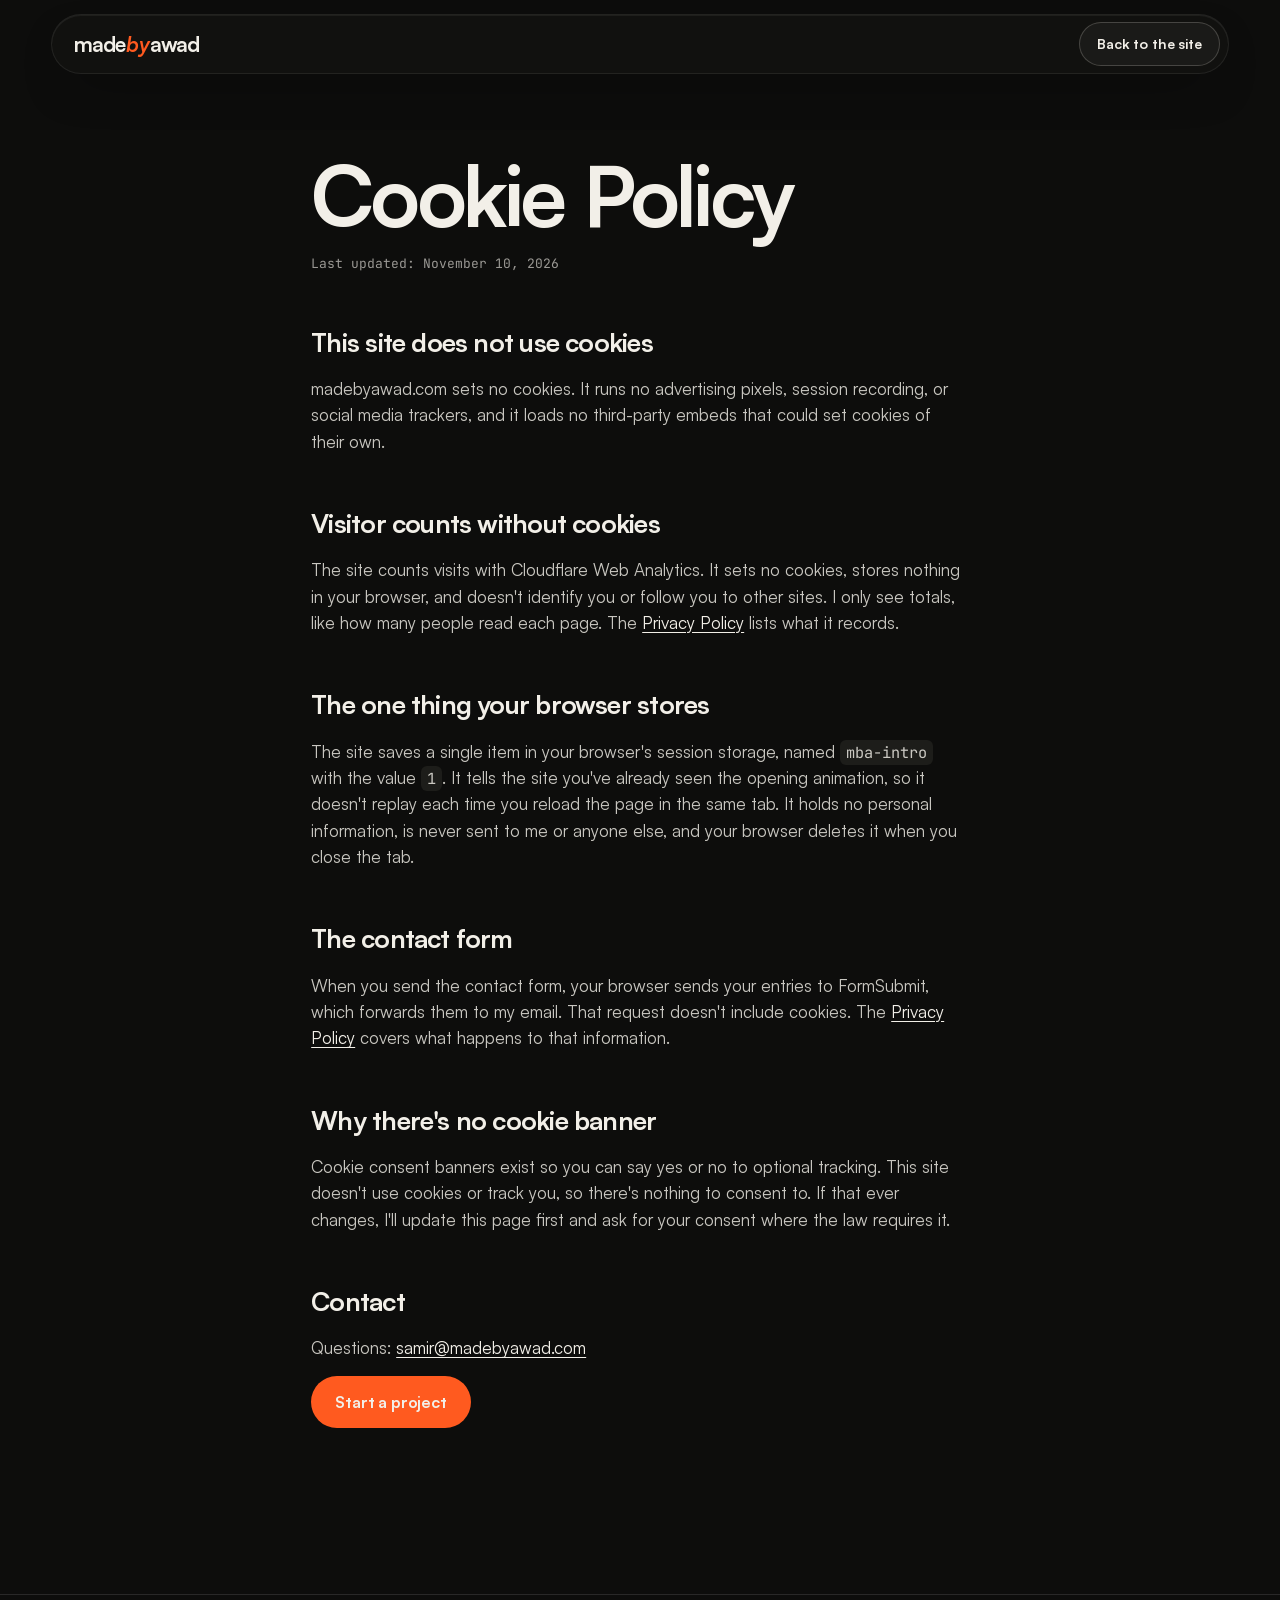
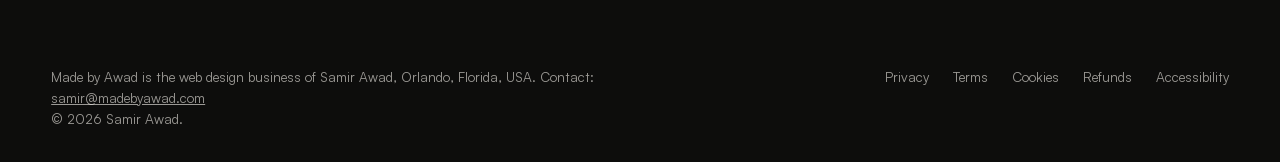
<file: cookies.html>
<!doctype html>
<html lang="en">
<head>
<meta charset="utf-8">
<meta name="viewport" content="width=device-width, initial-scale=1, viewport-fit=cover">
<title>Cookie Policy | Made by Awad</title>
<meta name="description" content="madebyawad.com sets no cookies. Here is how it counts visits without them and the one thing your browser stores.">

<link rel="canonical" href="https://madebyawad.com/cookies.html">
<meta name="theme-color" content="#0d0d0c">
<meta name="color-scheme" content="dark">
<link rel="icon" href="favicon.svg" type="image/svg+xml">
<link rel="icon" href="favicon-32.png" sizes="32x32" type="image/png">
<link rel="apple-touch-icon" href="apple-touch-icon.png">
<link rel="stylesheet" href="css/fonts.css">
<link rel="stylesheet" href="css/style.css">
</head>
<body>
<a class="skip" href="#main">Skip to content</a>
<header class="nav-wrap">
  <div class="nav-pill">
    <a class="wordmark" href="./" aria-label="Made by Awad, home">made<em>by</em>awad</a>
    <a class="btn btn-sm btn-ghost legal-home" href="./">Back to the site</a>
  </div>
</header>
<main id="main" class="legal-main">
  <article class="wrap legal">
    <h1>Cookie Policy</h1>
    <p class="updated">Last updated: November 10, 2026</p>

    <h2>This site does not use cookies</h2>
    <p>madebyawad.com sets no cookies. It runs no advertising pixels, session recording, or social media trackers, and it loads no third-party embeds that could set cookies of their own.</p>

    <h2>Visitor counts without cookies</h2>
    <p>The site counts visits with Cloudflare Web Analytics. It sets no cookies, stores nothing in your browser, and doesn't identify you or follow you to other sites. I only see totals, like how many people read each page. The <a href="privacy.html">Privacy Policy</a> lists what it records.</p>

    <h2>The one thing your browser stores</h2>
    <p>The site saves a single item in your browser's session storage, named <code>mba-intro</code> with the value <code>1</code>. It tells the site you've already seen the opening animation, so it doesn't replay each time you reload the page in the same tab. It holds no personal information, is never sent to me or anyone else, and your browser deletes it when you close the tab.</p>

    <h2>The contact form</h2>
    <p>When you send the contact form, your browser sends your entries to FormSubmit, which forwards them to my email. That request doesn't include cookies. The <a href="privacy.html">Privacy Policy</a> covers what happens to that information.</p>

    <h2>Why there's no cookie banner</h2>
    <p>Cookie consent banners exist so you can say yes or no to optional tracking. This site doesn't use cookies or track you, so there's nothing to consent to. If that ever changes, I'll update this page first and ask for your consent where the law requires it.</p>

    <h2>Contact</h2>
    <p>Questions: <a href="mailto:samir@madebyawad.com">samir@madebyawad.com</a></p>

    <p class="legal-back"><a class="btn" href="#contact"><span>Start a project</span></a></p>
  </article>
</main>
<footer class="footer">
  <div class="wrap">
    <div class="foot-row foot-base">
      <p class="foot-biz">Made by Awad is the web design business of Samir Awad, Orlando, Florida, USA. Contact: <a href="mailto:samir@madebyawad.com">samir@madebyawad.com</a><br>© 2026 Samir Awad.</p>
      <nav class="foot-legal" aria-label="Legal">
        <a href="privacy.html">Privacy</a><a href="terms.html">Terms</a><a href="cookies.html">Cookies</a><a href="refunds.html">Refunds</a><a href="accessibility.html">Accessibility</a>
      </nav>
    </div>
  </div>
</footer>
<!-- Cloudflare Web Analytics --><script type='module' src='https://static.cloudflareinsights.com/beacon.min.js' data-cf-beacon='{"token": "2cef708675b642ef9906dec54b81d44f"}'></script><!-- End Cloudflare Web Analytics -->
</body>
</html>
</file>
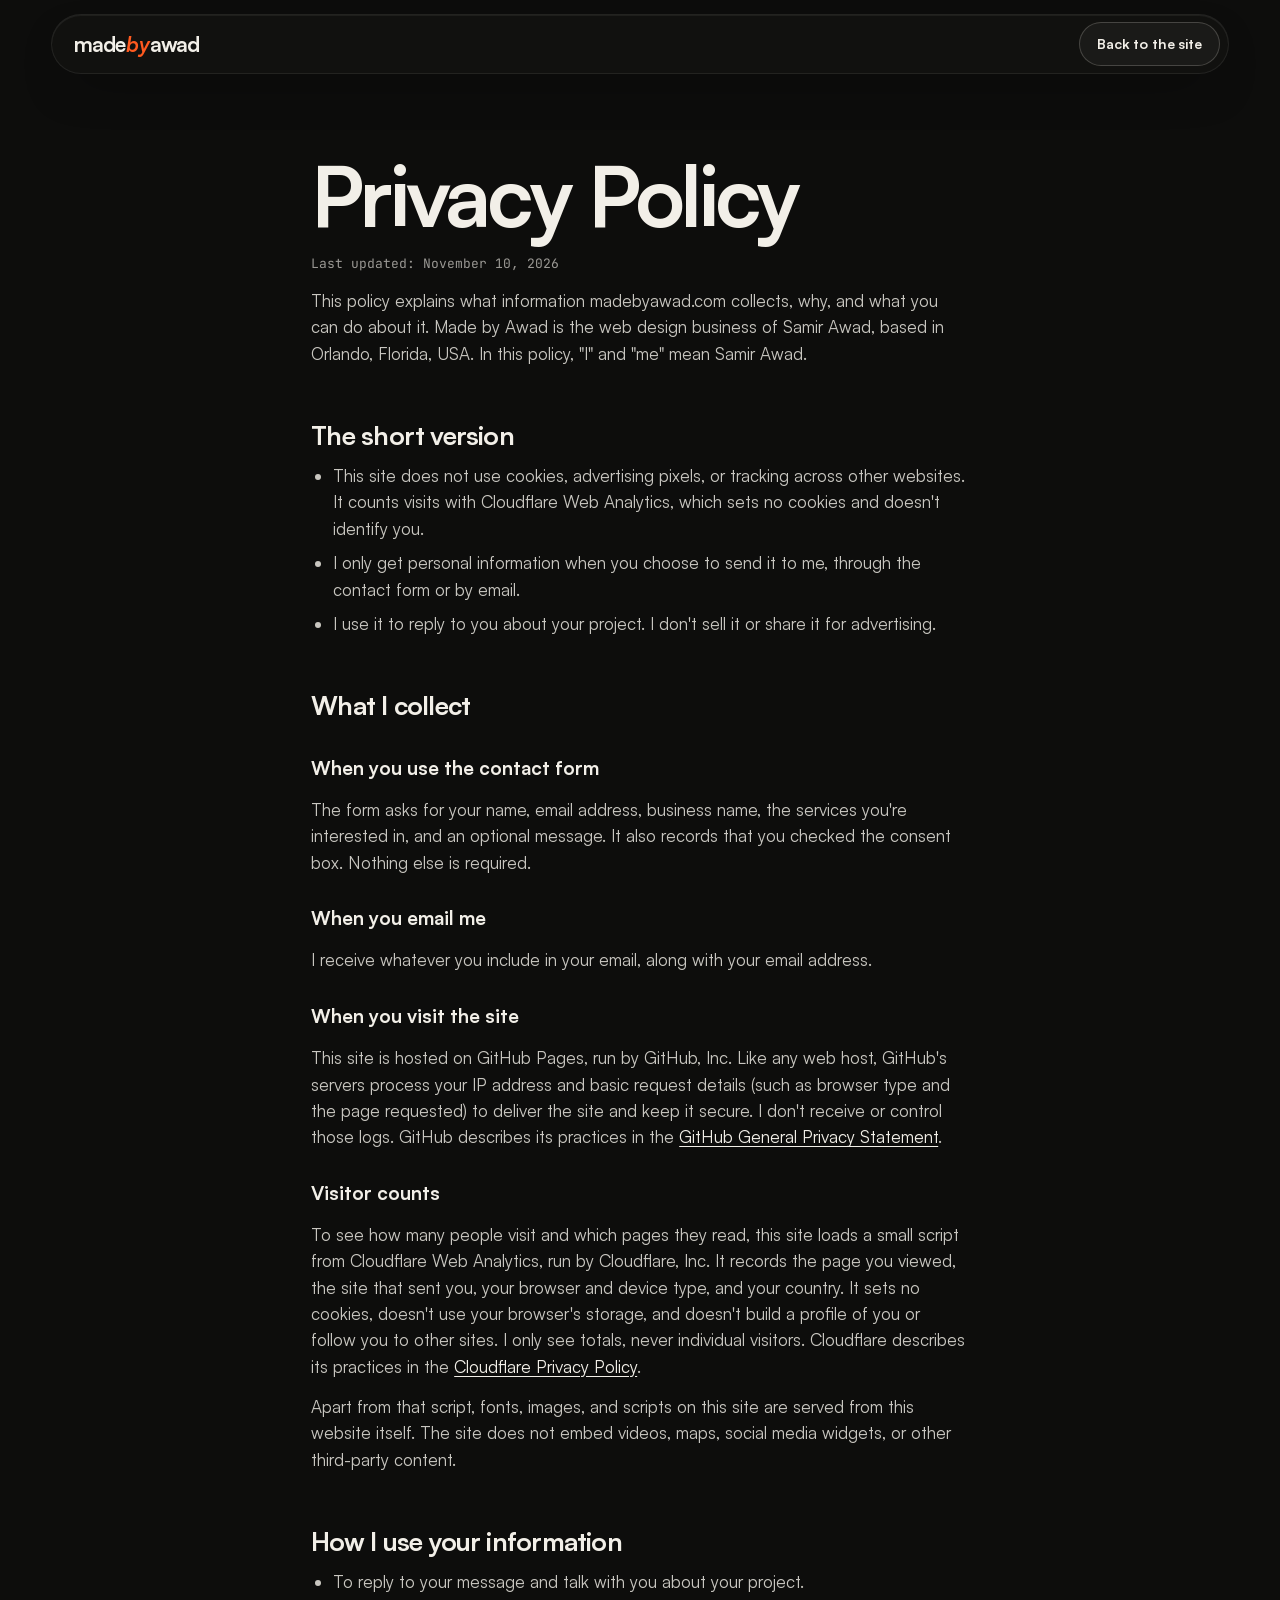
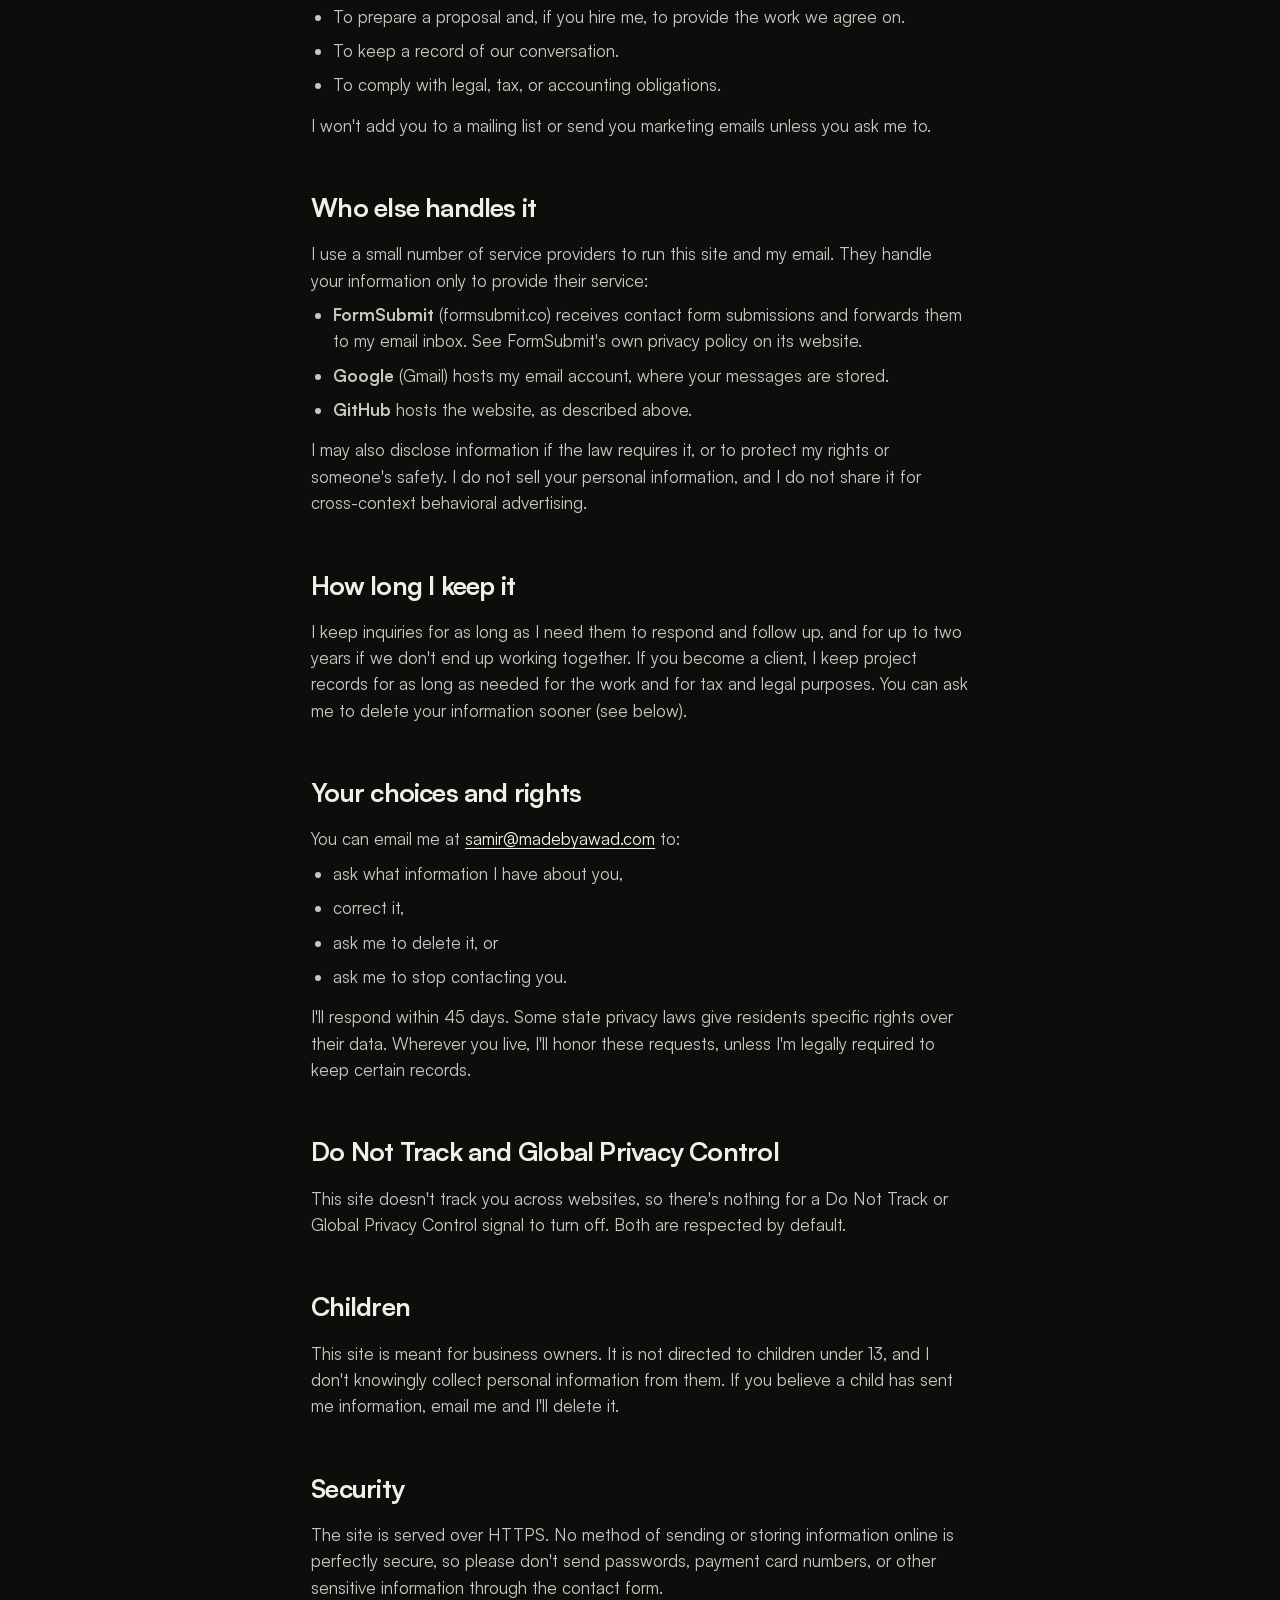
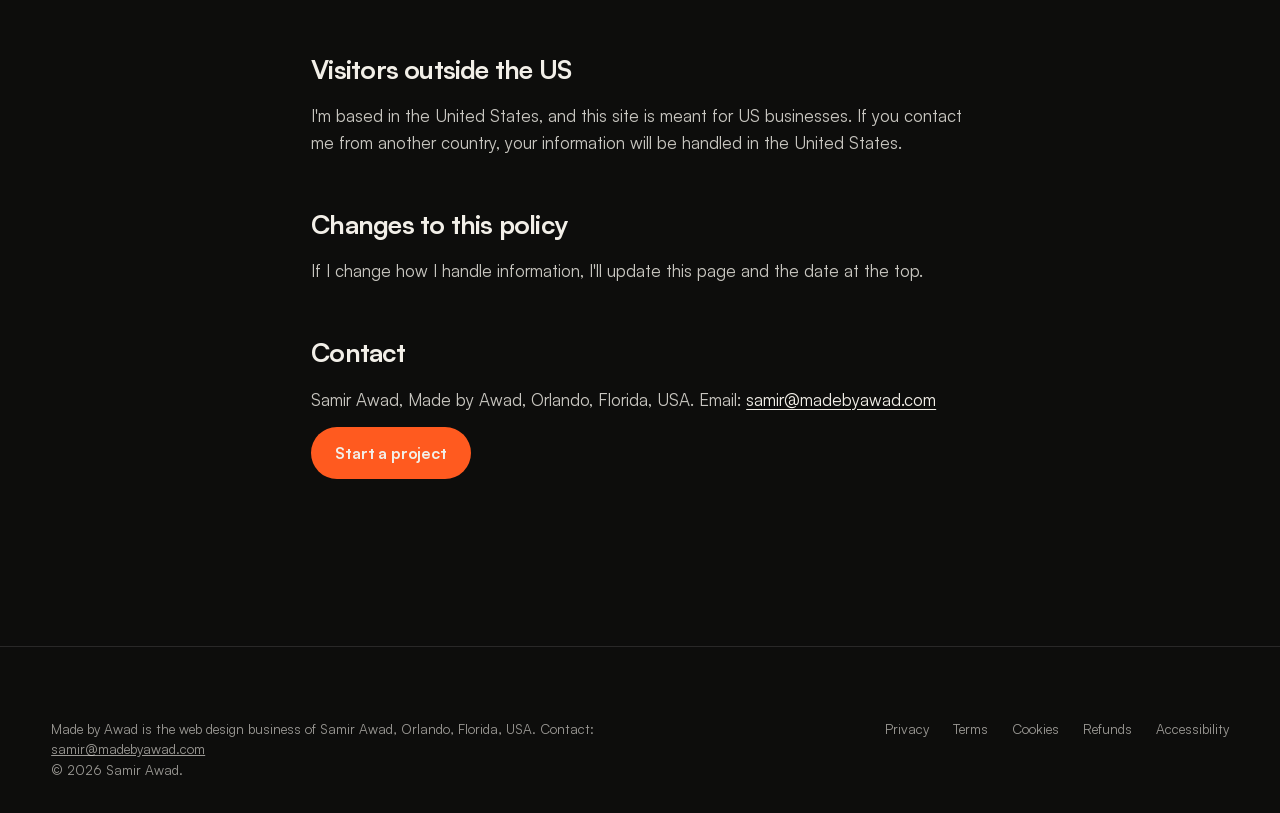
<file: privacy.html>
<!doctype html>
<html lang="en">
<head>
<meta charset="utf-8">
<meta name="viewport" content="width=device-width, initial-scale=1, viewport-fit=cover">
<title>Privacy Policy | Made by Awad</title>
<meta name="description" content="How madebyawad.com handles your information: no cookies, cookie-free visitor counts, and contact details used only to reply to you.">

<link rel="canonical" href="https://madebyawad.com/privacy.html">
<meta name="theme-color" content="#0d0d0c">
<meta name="color-scheme" content="dark">
<link rel="icon" href="favicon.svg" type="image/svg+xml">
<link rel="icon" href="favicon-32.png" sizes="32x32" type="image/png">
<link rel="apple-touch-icon" href="apple-touch-icon.png">
<link rel="stylesheet" href="css/fonts.css">
<link rel="stylesheet" href="css/style.css">
</head>
<body>
<a class="skip" href="#main">Skip to content</a>
<header class="nav-wrap">
  <div class="nav-pill">
    <a class="wordmark" href="./" aria-label="Made by Awad, home">made<em>by</em>awad</a>
    <a class="btn btn-sm btn-ghost legal-home" href="./">Back to the site</a>
  </div>
</header>
<main id="main" class="legal-main">
  <article class="wrap legal">
    <h1>Privacy Policy</h1>
    <p class="updated">Last updated: November 10, 2026</p>

    <p>This policy explains what information madebyawad.com collects, why, and what you can do about it. Made by Awad is the web design business of Samir Awad, based in Orlando, Florida, USA. In this policy, "I" and "me" mean Samir Awad.</p>

    <h2>The short version</h2>
    <ul>
      <li>This site does not use cookies, advertising pixels, or tracking across other websites. It counts visits with Cloudflare Web Analytics, which sets no cookies and doesn't identify you.</li>
      <li>I only get personal information when you choose to send it to me, through the contact form or by email.</li>
      <li>I use it to reply to you about your project. I don't sell it or share it for advertising.</li>
    </ul>

    <h2>What I collect</h2>
    <h3>When you use the contact form</h3>
    <p>The form asks for your name, email address, business name, the services you're interested in, and an optional message. It also records that you checked the consent box. Nothing else is required.</p>
    <h3>When you email me</h3>
    <p>I receive whatever you include in your email, along with your email address.</p>
    <h3>When you visit the site</h3>
    <p>This site is hosted on GitHub Pages, run by GitHub, Inc. Like any web host, GitHub's servers process your IP address and basic request details (such as browser type and the page requested) to deliver the site and keep it secure. I don't receive or control those logs. GitHub describes its practices in the <a href="https://docs.github.com/en/site-policy/privacy-policies/github-general-privacy-statement" rel="noopener">GitHub General Privacy Statement</a>.</p>
    <h3>Visitor counts</h3>
    <p>To see how many people visit and which pages they read, this site loads a small script from Cloudflare Web Analytics, run by Cloudflare, Inc. It records the page you viewed, the site that sent you, your browser and device type, and your country. It sets no cookies, doesn't use your browser's storage, and doesn't build a profile of you or follow you to other sites. I only see totals, never individual visitors. Cloudflare describes its practices in the <a href="https://www.cloudflare.com/privacypolicy/" rel="noopener">Cloudflare Privacy Policy</a>.</p>
    <p>Apart from that script, fonts, images, and scripts on this site are served from this website itself. The site does not embed videos, maps, social media widgets, or other third-party content.</p>

    <h2>How I use your information</h2>
    <ul>
      <li>To reply to your message and talk with you about your project.</li>
      <li>To prepare a proposal and, if you hire me, to provide the work we agree on.</li>
      <li>To keep a record of our conversation.</li>
      <li>To comply with legal, tax, or accounting obligations.</li>
    </ul>
    <p>I won't add you to a mailing list or send you marketing emails unless you ask me to.</p>

    <h2>Who else handles it</h2>
    <p>I use a small number of service providers to run this site and my email. They handle your information only to provide their service:</p>
    <ul>
      <li><strong>FormSubmit</strong> (formsubmit.co) receives contact form submissions and forwards them to my email inbox. See FormSubmit's own privacy policy on its website.</li>
      <li><strong>Google</strong> (Gmail) hosts my email account, where your messages are stored.</li>
      <li><strong>GitHub</strong> hosts the website, as described above.</li>
    </ul>
    <p>I may also disclose information if the law requires it, or to protect my rights or someone's safety. I do not sell your personal information, and I do not share it for cross-context behavioral advertising.</p>

    <h2>How long I keep it</h2>
    <p>I keep inquiries for as long as I need them to respond and follow up, and for up to two years if we don't end up working together. If you become a client, I keep project records for as long as needed for the work and for tax and legal purposes. You can ask me to delete your information sooner (see below).</p>

    <h2>Your choices and rights</h2>
    <p>You can email me at <a href="mailto:samir@madebyawad.com">samir@madebyawad.com</a> to:</p>
    <ul>
      <li>ask what information I have about you,</li>
      <li>correct it,</li>
      <li>ask me to delete it, or</li>
      <li>ask me to stop contacting you.</li>
    </ul>
    <p>I'll respond within 45 days. Some state privacy laws give residents specific rights over their data. Wherever you live, I'll honor these requests, unless I'm legally required to keep certain records.</p>

    <h2>Do Not Track and Global Privacy Control</h2>
    <p>This site doesn't track you across websites, so there's nothing for a Do Not Track or Global Privacy Control signal to turn off. Both are respected by default.</p>

    <h2>Children</h2>
    <p>This site is meant for business owners. It is not directed to children under 13, and I don't knowingly collect personal information from them. If you believe a child has sent me information, email me and I'll delete it.</p>

    <h2>Security</h2>
    <p>The site is served over HTTPS. No method of sending or storing information online is perfectly secure, so please don't send passwords, payment card numbers, or other sensitive information through the contact form.</p>

    <h2>Visitors outside the US</h2>
    <p>I'm based in the United States, and this site is meant for US businesses. If you contact me from another country, your information will be handled in the United States.</p>

    <h2>Changes to this policy</h2>
    <p>If I change how I handle information, I'll update this page and the date at the top.</p>

    <h2>Contact</h2>
    <p>Samir Awad, Made by Awad, Orlando, Florida, USA. Email: <a href="mailto:samir@madebyawad.com">samir@madebyawad.com</a></p>

    <p class="legal-back"><a class="btn" href="#contact"><span>Start a project</span></a></p>
  </article>
</main>
<footer class="footer">
  <div class="wrap">
    <div class="foot-row foot-base">
      <p class="foot-biz">Made by Awad is the web design business of Samir Awad, Orlando, Florida, USA. Contact: <a href="mailto:samir@madebyawad.com">samir@madebyawad.com</a><br>© 2026 Samir Awad.</p>
      <nav class="foot-legal" aria-label="Legal">
        <a href="privacy.html">Privacy</a><a href="terms.html">Terms</a><a href="cookies.html">Cookies</a><a href="refunds.html">Refunds</a><a href="accessibility.html">Accessibility</a>
      </nav>
    </div>
  </div>
</footer>
<!-- Cloudflare Web Analytics --><script type='module' src='https://static.cloudflareinsights.com/beacon.min.js' data-cf-beacon='{"token": "2cef708675b642ef9906dec54b81d44f"}'></script><!-- End Cloudflare Web Analytics -->
</body>
</html>
</file>
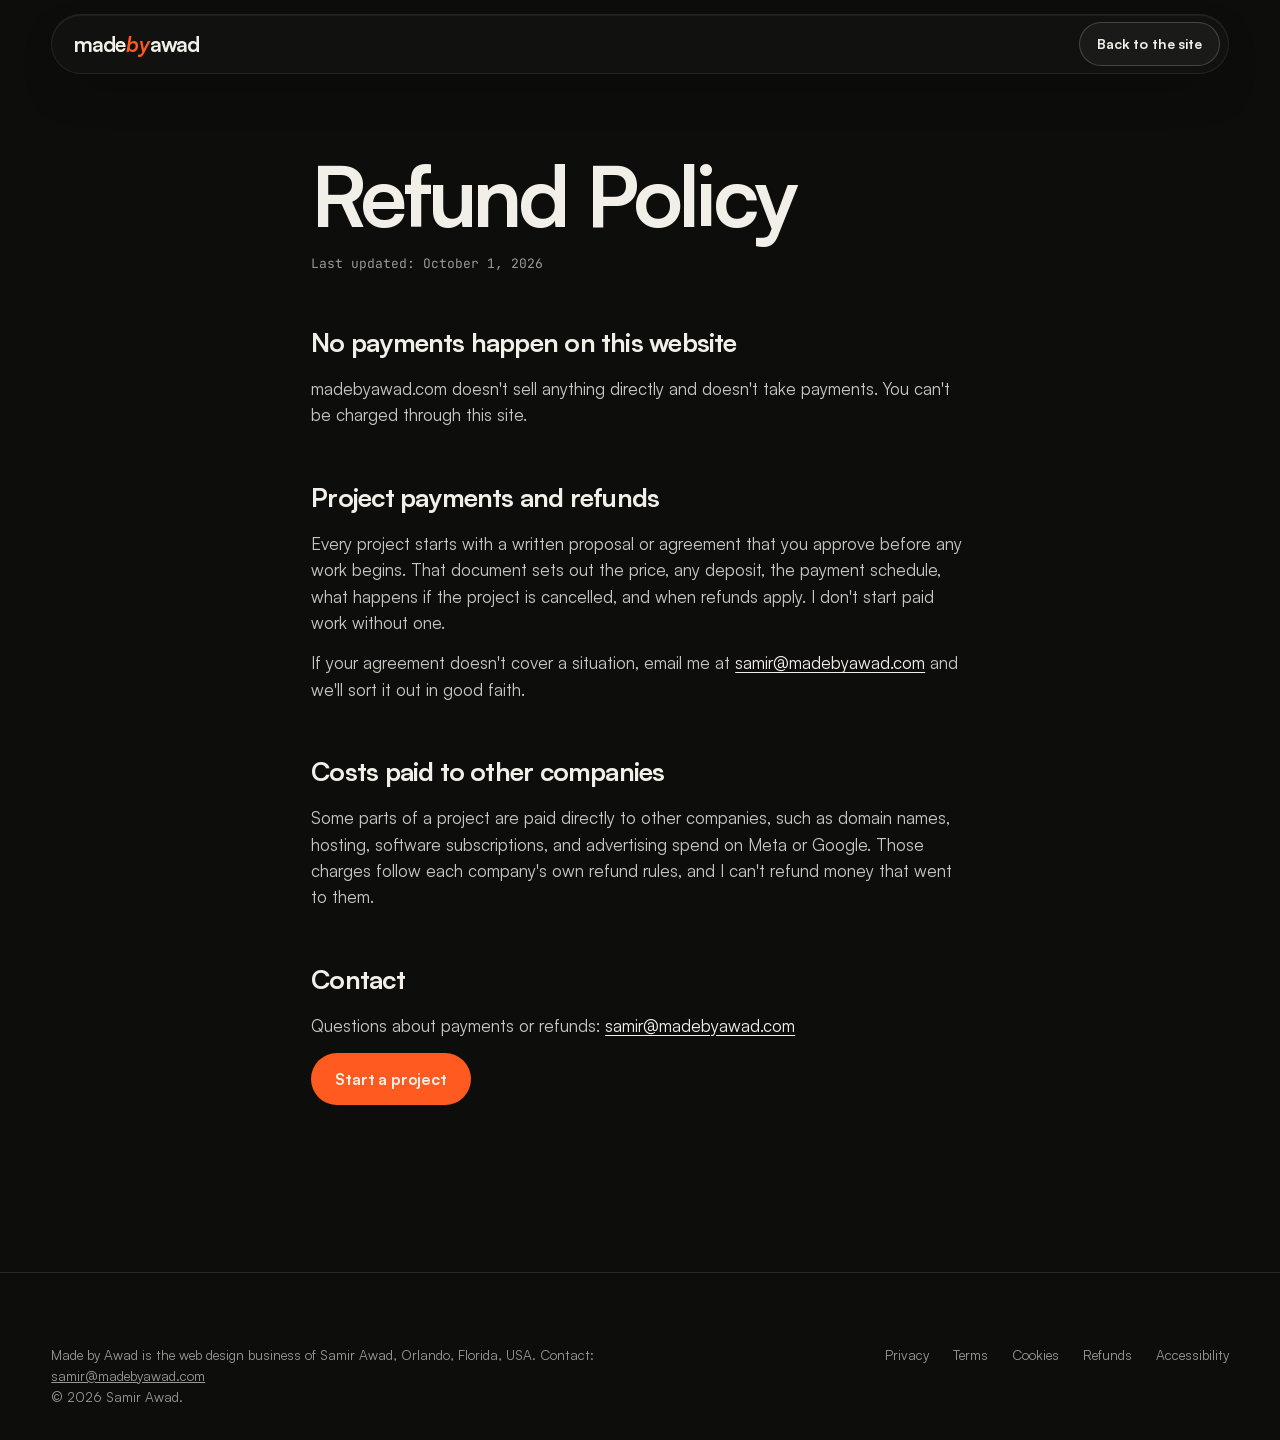
<file: refunds.html>
<!doctype html>
<html lang="en">
<head>
<meta charset="utf-8">
<meta name="viewport" content="width=device-width, initial-scale=1, viewport-fit=cover">
<title>Refund Policy | Made by Awad</title>
<meta name="description" content="No payments happen on madebyawad.com. Project payments and refunds are set in a written agreement before work starts.">

<link rel="canonical" href="https://madebyawad.com/refunds.html">
<meta name="theme-color" content="#0d0d0c">
<meta name="color-scheme" content="dark">
<link rel="icon" href="favicon.svg" type="image/svg+xml">
<link rel="icon" href="favicon-32.png" sizes="32x32" type="image/png">
<link rel="apple-touch-icon" href="apple-touch-icon.png">
<link rel="stylesheet" href="css/fonts.css">
<link rel="stylesheet" href="css/style.css">
</head>
<body>
<a class="skip" href="#main">Skip to content</a>
<header class="nav-wrap">
  <div class="nav-pill">
    <a class="wordmark" href="./" aria-label="Made by Awad, home">made<em>by</em>awad</a>
    <a class="btn btn-sm btn-ghost legal-home" href="./">Back to the site</a>
  </div>
</header>
<main id="main" class="legal-main">
  <article class="wrap legal">
    <h1>Refund Policy</h1>
    <p class="updated">Last updated: October 1, 2026</p>

    <h2>No payments happen on this website</h2>
    <p>madebyawad.com doesn't sell anything directly and doesn't take payments. You can't be charged through this site.</p>

    <h2>Project payments and refunds</h2>
    <p>Every project starts with a written proposal or agreement that you approve before any work begins. That document sets out the price, any deposit, the payment schedule, what happens if the project is cancelled, and when refunds apply. I don't start paid work without one.</p>
    <p>If your agreement doesn't cover a situation, email me at <a href="mailto:samir@madebyawad.com">samir@madebyawad.com</a> and we'll sort it out in good faith.</p>

    <h2>Costs paid to other companies</h2>
    <p>Some parts of a project are paid directly to other companies, such as domain names, hosting, software subscriptions, and advertising spend on Meta or Google. Those charges follow each company's own refund rules, and I can't refund money that went to them.</p>

    <h2>Contact</h2>
    <p>Questions about payments or refunds: <a href="mailto:samir@madebyawad.com">samir@madebyawad.com</a></p>

    <p class="legal-back"><a class="btn" href="#contact"><span>Start a project</span></a></p>
  </article>
</main>
<footer class="footer">
  <div class="wrap">
    <div class="foot-row foot-base">
      <p class="foot-biz">Made by Awad is the web design business of Samir Awad, Orlando, Florida, USA. Contact: <a href="mailto:samir@madebyawad.com">samir@madebyawad.com</a><br>© 2026 Samir Awad.</p>
      <nav class="foot-legal" aria-label="Legal">
        <a href="privacy.html">Privacy</a><a href="terms.html">Terms</a><a href="cookies.html">Cookies</a><a href="refunds.html">Refunds</a><a href="accessibility.html">Accessibility</a>
      </nav>
    </div>
  </div>
</footer>
<!-- Cloudflare Web Analytics --><script type='module' src='https://static.cloudflareinsights.com/beacon.min.js' data-cf-beacon='{"token": "2cef708675b642ef9906dec54b81d44f"}'></script><!-- End Cloudflare Web Analytics -->
</body>
</html>
</file>
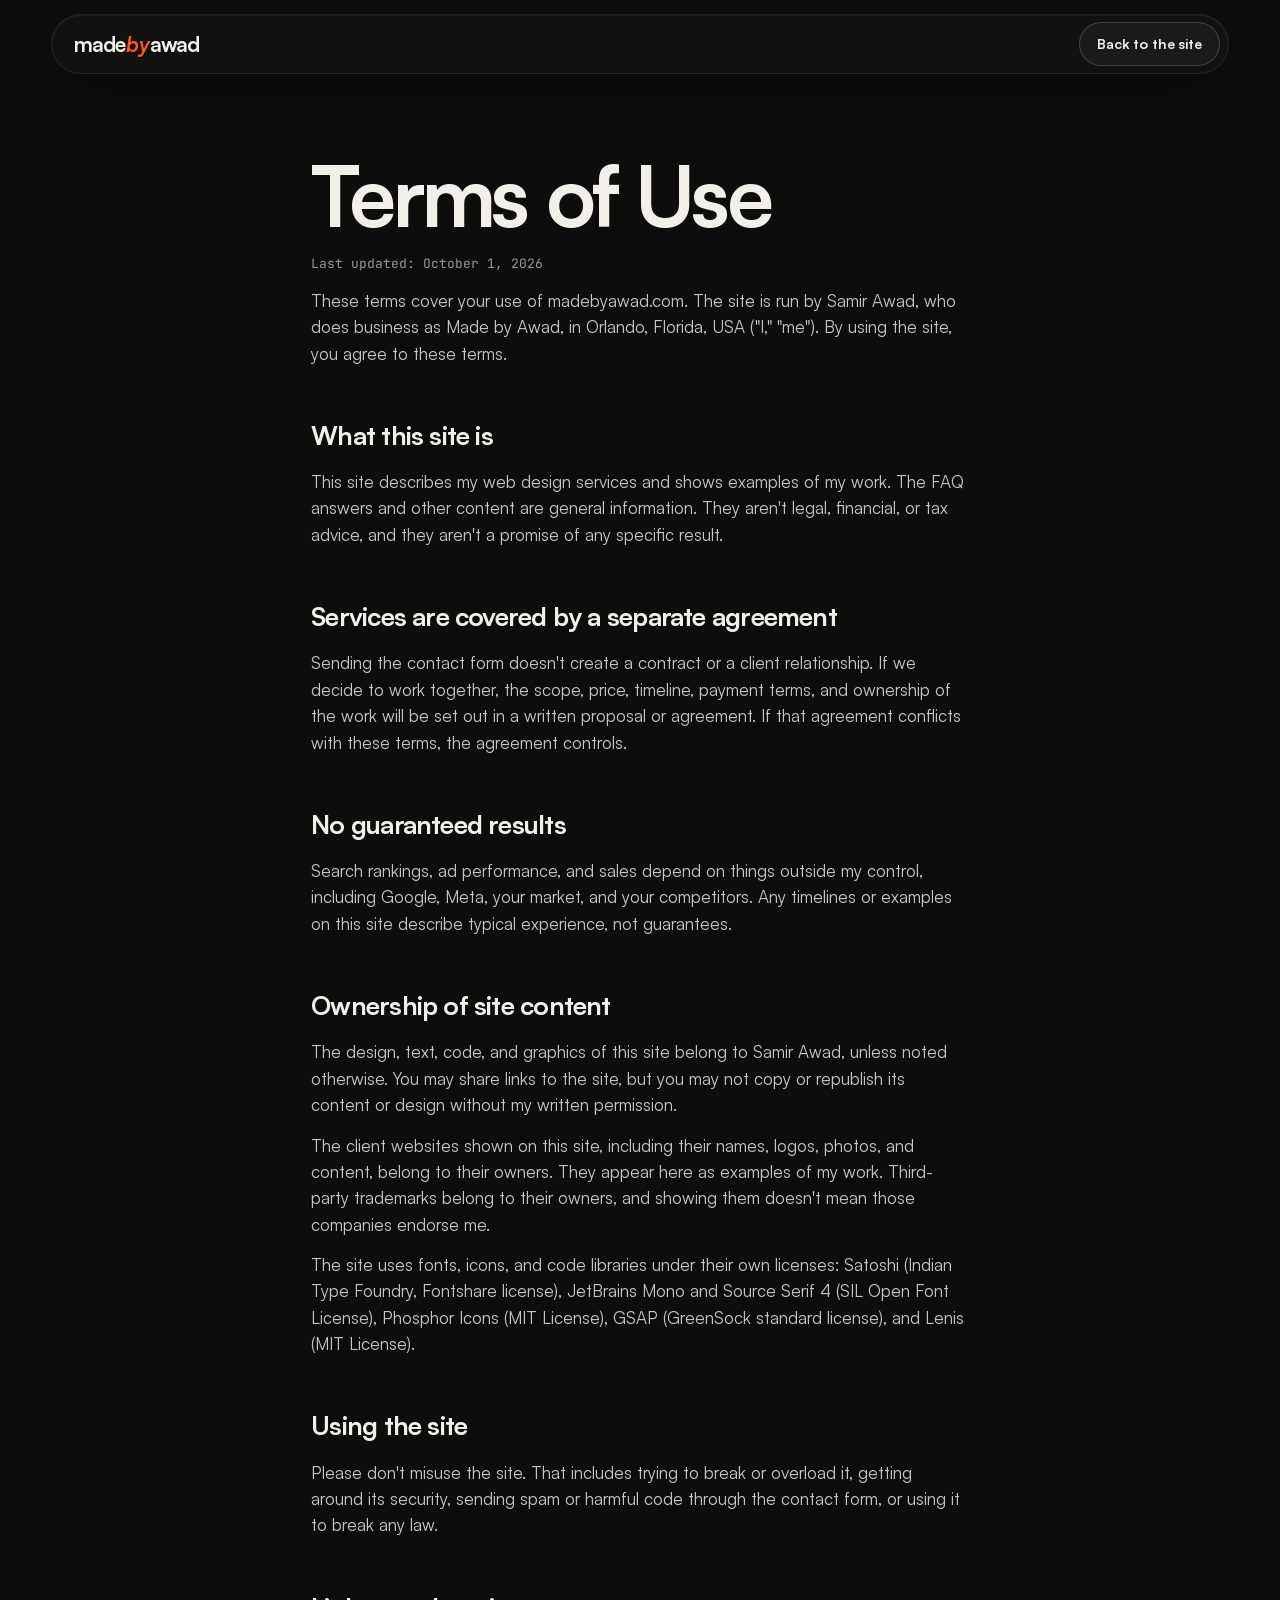
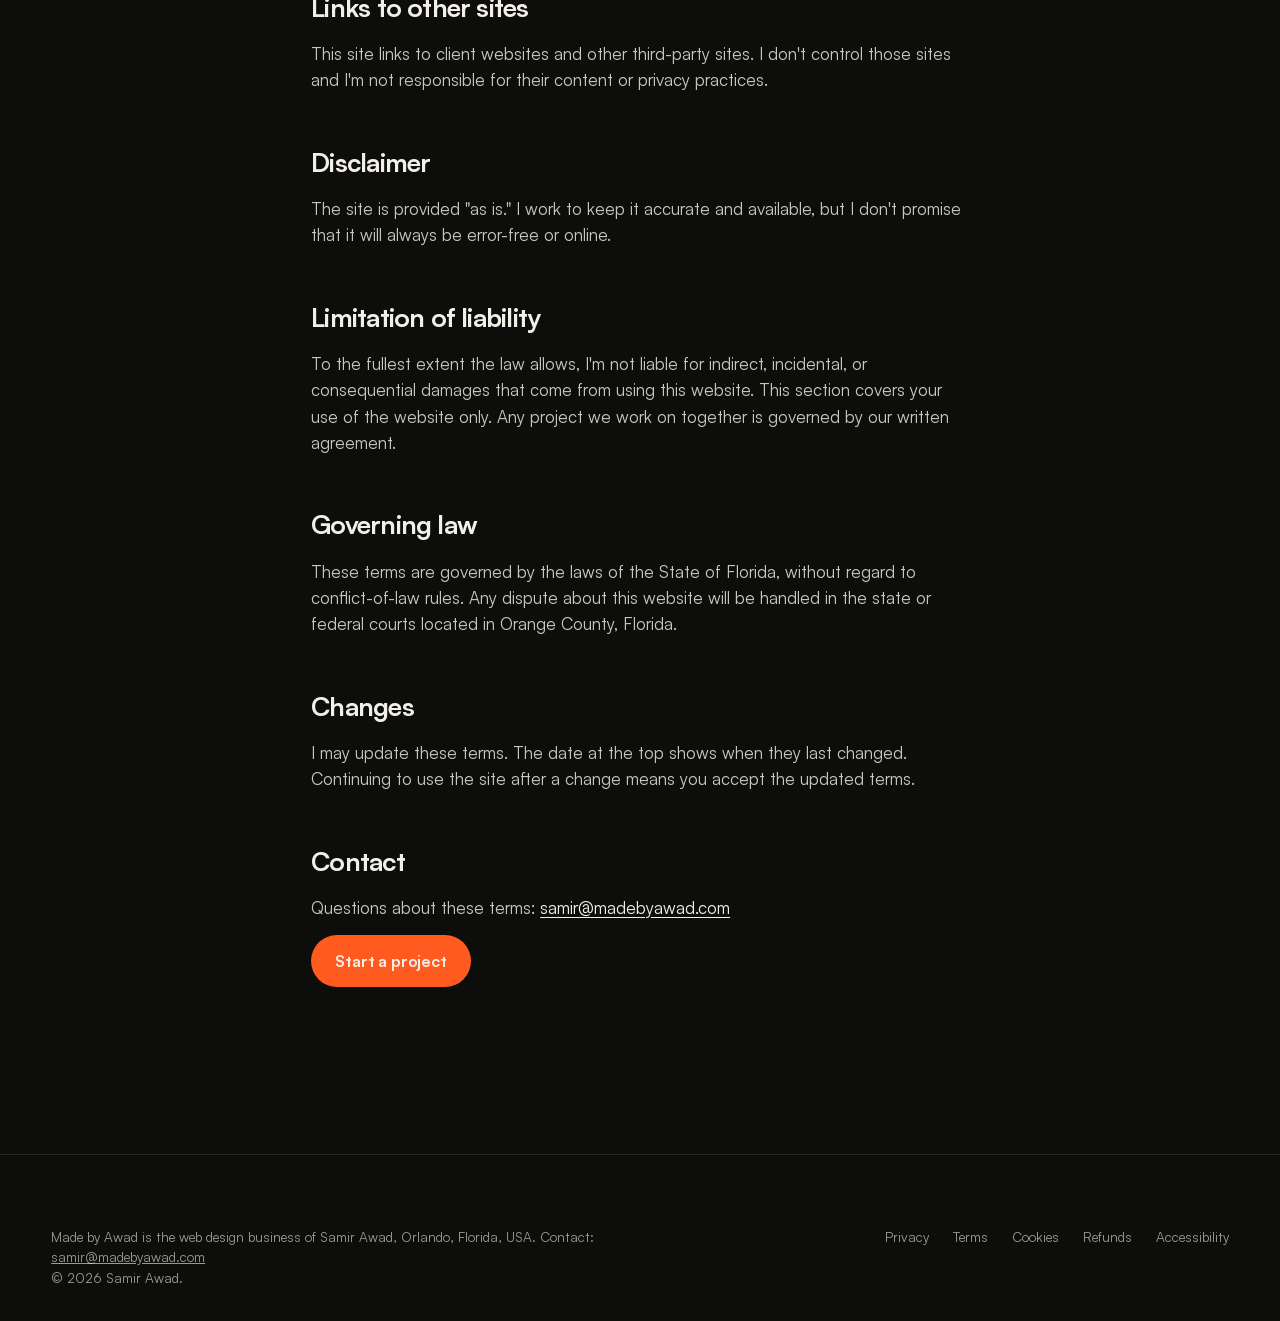
<file: terms.html>
<!doctype html>
<html lang="en">
<head>
<meta charset="utf-8">
<meta name="viewport" content="width=device-width, initial-scale=1, viewport-fit=cover">
<title>Terms of Use | Made by Awad</title>
<meta name="description" content="The terms for using madebyawad.com, the website of Made by Awad, a web design business in Orlando, Florida.">

<link rel="canonical" href="https://madebyawad.com/terms.html">
<meta name="theme-color" content="#0d0d0c">
<meta name="color-scheme" content="dark">
<link rel="icon" href="favicon.svg" type="image/svg+xml">
<link rel="icon" href="favicon-32.png" sizes="32x32" type="image/png">
<link rel="apple-touch-icon" href="apple-touch-icon.png">
<link rel="stylesheet" href="css/fonts.css">
<link rel="stylesheet" href="css/style.css">
</head>
<body>
<a class="skip" href="#main">Skip to content</a>
<header class="nav-wrap">
  <div class="nav-pill">
    <a class="wordmark" href="./" aria-label="Made by Awad, home">made<em>by</em>awad</a>
    <a class="btn btn-sm btn-ghost legal-home" href="./">Back to the site</a>
  </div>
</header>
<main id="main" class="legal-main">
  <article class="wrap legal">
    <h1>Terms of Use</h1>
    <p class="updated">Last updated: October 1, 2026</p>

    <p>These terms cover your use of madebyawad.com. The site is run by Samir Awad, who does business as Made by Awad, in Orlando, Florida, USA ("I," "me"). By using the site, you agree to these terms.</p>

    <h2>What this site is</h2>
    <p>This site describes my web design services and shows examples of my work. The FAQ answers and other content are general information. They aren't legal, financial, or tax advice, and they aren't a promise of any specific result.</p>

    <h2>Services are covered by a separate agreement</h2>
    <p>Sending the contact form doesn't create a contract or a client relationship. If we decide to work together, the scope, price, timeline, payment terms, and ownership of the work will be set out in a written proposal or agreement. If that agreement conflicts with these terms, the agreement controls.</p>

    <h2>No guaranteed results</h2>
    <p>Search rankings, ad performance, and sales depend on things outside my control, including Google, Meta, your market, and your competitors. Any timelines or examples on this site describe typical experience, not guarantees.</p>

    <h2>Ownership of site content</h2>
    <p>The design, text, code, and graphics of this site belong to Samir Awad, unless noted otherwise. You may share links to the site, but you may not copy or republish its content or design without my written permission.</p>
    <p>The client websites shown on this site, including their names, logos, photos, and content, belong to their owners. They appear here as examples of my work. Third-party trademarks belong to their owners, and showing them doesn't mean those companies endorse me.</p>
    <p>The site uses fonts, icons, and code libraries under their own licenses: Satoshi (Indian Type Foundry, Fontshare license), JetBrains Mono and Source Serif 4 (SIL Open Font License), Phosphor Icons (MIT License), GSAP (GreenSock standard license), and Lenis (MIT License).</p>

    <h2>Using the site</h2>
    <p>Please don't misuse the site. That includes trying to break or overload it, getting around its security, sending spam or harmful code through the contact form, or using it to break any law.</p>

    <h2>Links to other sites</h2>
    <p>This site links to client websites and other third-party sites. I don't control those sites and I'm not responsible for their content or privacy practices.</p>

    <h2>Disclaimer</h2>
    <p>The site is provided "as is." I work to keep it accurate and available, but I don't promise that it will always be error-free or online.</p>

    <h2>Limitation of liability</h2>
    <p>To the fullest extent the law allows, I'm not liable for indirect, incidental, or consequential damages that come from using this website. This section covers your use of the website only. Any project we work on together is governed by our written agreement.</p>

    <h2>Governing law</h2>
    <p>These terms are governed by the laws of the State of Florida, without regard to conflict-of-law rules. Any dispute about this website will be handled in the state or federal courts located in Orange County, Florida.</p>

    <h2>Changes</h2>
    <p>I may update these terms. The date at the top shows when they last changed. Continuing to use the site after a change means you accept the updated terms.</p>

    <h2>Contact</h2>
    <p>Questions about these terms: <a href="mailto:samir@madebyawad.com">samir@madebyawad.com</a></p>

    <p class="legal-back"><a class="btn" href="#contact"><span>Start a project</span></a></p>
  </article>
</main>
<footer class="footer">
  <div class="wrap">
    <div class="foot-row foot-base">
      <p class="foot-biz">Made by Awad is the web design business of Samir Awad, Orlando, Florida, USA. Contact: <a href="mailto:samir@madebyawad.com">samir@madebyawad.com</a><br>© 2026 Samir Awad.</p>
      <nav class="foot-legal" aria-label="Legal">
        <a href="privacy.html">Privacy</a><a href="terms.html">Terms</a><a href="cookies.html">Cookies</a><a href="refunds.html">Refunds</a><a href="accessibility.html">Accessibility</a>
      </nav>
    </div>
  </div>
</footer>
<!-- Cloudflare Web Analytics --><script type='module' src='https://static.cloudflareinsights.com/beacon.min.js' data-cf-beacon='{"token": "2cef708675b642ef9906dec54b81d44f"}'></script><!-- End Cloudflare Web Analytics -->
</body>
</html>
</file>
<file: css/fonts.css>
@font-face{font-family:'Satoshi';src:url('../fonts/satoshi-400.woff2') format('woff2');font-weight:400;font-style:normal;font-display:swap}
@font-face{font-family:'Satoshi';src:url('../fonts/satoshi-400-italic.woff2') format('woff2');font-weight:400;font-style:italic;font-display:swap}
@font-face{font-family:'Satoshi';src:url('../fonts/satoshi-500.woff2') format('woff2');font-weight:500;font-style:normal;font-display:swap}
@font-face{font-family:'Satoshi';src:url('../fonts/satoshi-500-italic.woff2') format('woff2');font-weight:500;font-style:italic;font-display:swap}
@font-face{font-family:'Satoshi';src:url('../fonts/satoshi-700.woff2') format('woff2');font-weight:700;font-style:normal;font-display:swap}
@font-face{font-family:'Satoshi';src:url('../fonts/satoshi-700-italic.woff2') format('woff2');font-weight:700;font-style:italic;font-display:swap}
@font-face{font-family:'JetBrains Mono';src:url('../fonts/jetbrains-mono.woff2') format('woff2');font-weight:400 500;font-style:normal;font-display:swap;unicode-range:U+0000-00FF, U+0131, U+0152-0153, U+02BB-02BC, U+02C6, U+02DA, U+02DC, U+0304, U+0308, U+0329, U+2000-206F, U+20AC, U+2122, U+2191, U+2193, U+2212, U+2215, U+FEFF, U+FFFD}
@font-face{font-family:'Source Serif 4';src:url('../fonts/source-serif-4.woff2') format('woff2');font-weight:400 500;font-style:normal;font-display:swap;unicode-range:U+0000-00FF, U+0131, U+0152-0153, U+02BB-02BC, U+02C6, U+02DA, U+02DC, U+0304, U+0308, U+0329, U+2000-206F, U+20AC, U+2122, U+2191, U+2193, U+2212, U+2215, U+FEFF, U+FFFD}
</file>
<file: css/style.css>
/* =========================================================
   Made by Awad
   Radius system: buttons + chips = full pill; containers = 32px shell / 24px core;
   device screens = 14px; inputs = 14px.
   Z-index scale: 1-3 local stacking, 45 menu, 50 nav, 90 grain, 100 intro, 200 skip link.
   ========================================================= */
:root {
  --ink: #0d0d0c;
  --ink-2: #151513;
  --ink-3: #1d1d1a;
  --paper: #f2efe8;
  --paper-82: rgba(242, 239, 232, .82);
  --muted: rgba(242, 239, 232, .62);
  --line: rgba(242, 239, 232, .12);
  --line-2: rgba(242, 239, 232, .2);
  --orange: #ff5a1f;
  --orange-soft: rgba(255, 90, 31, .14);
  --err: #ff9b7a;
  --display: "Satoshi", system-ui, -apple-system, "Segoe UI", sans-serif;
  --sans: "Satoshi", system-ui, -apple-system, "Segoe UI", sans-serif;
  --mono: "JetBrains Mono", ui-monospace, "Cascadia Mono", monospace;
  --gutter: clamp(16px, 4vw, 56px);
  --header-h: 88px;
  --ease: cubic-bezier(.32, .72, 0, 1);
  --section-y: clamp(96px, 13vw, 180px);

  /* Get Hired mock */
  --gh-navy: #14284b;
  --gh-gold: #a8762a;
  --gh-text: #2a3142;
}

*, *::before, *::after { box-sizing: border-box; }
html { -webkit-text-size-adjust: 100%; }
html.lenis, html.lenis body { height: auto; }
.lenis.lenis-smooth { scroll-behavior: auto !important; }
.lenis.lenis-stopped { overflow: hidden; }

body {
  margin: 0;
  background: var(--ink);
  color: var(--paper);
  font-family: var(--sans);
  font-size: 17px;
  line-height: 1.55;
  -webkit-font-smoothing: antialiased;
  overflow-x: hidden;
}
body.is-loading { overflow: hidden; }
img { display: block; max-width: 100%; height: auto; }
a { color: inherit; }
h1, h2, h3, p, dl, dd, ol, ul, figure { margin: 0; }
svg { width: 1em; height: 1em; }
::selection { background: var(--orange); color: var(--ink); }

:focus-visible { outline: 2px solid var(--orange); outline-offset: 3px; border-radius: 6px; }

.skip {
  position: fixed; left: 12px; top: -80px; z-index: 200;
  padding: 12px 20px; border-radius: 999px;
  background: var(--orange); color: var(--ink); font-weight: 700; text-decoration: none;
  transition: top .3s var(--ease);
}
.skip:focus { top: 12px; }

.wrap { width: 100%; max-width: 1280px; margin: 0 auto; padding: 0 var(--gutter); }

.kicker {
  font-family: var(--mono);
  font-size: 12px;
  letter-spacing: .08em;
  text-transform: uppercase;
  color: var(--muted);
}
.h2 {
  font-family: var(--display);
  font-weight: 700;
  font-size: clamp(40px, 6vw, 88px);
  line-height: 1.02;
  letter-spacing: -.045em;
  max-width: 15ch;
  text-wrap: balance;
}
.lede {
  margin-top: 20px;
  max-width: 52ch;
  font-size: clamp(17px, 1.4vw, 20px);
  color: var(--muted);
}

/* ============ Buttons (pill, button-in-button icon) ============ */
.btn {
  display: inline-flex; align-items: center; gap: 12px;
  min-height: 52px;
  padding: 0 24px;
  border: 0; border-radius: 999px;
  background: var(--orange);
  color: var(--ink);
  font: 700 16px/1 var(--sans);
  letter-spacing: -.01em;
  text-decoration: none;
  white-space: nowrap;
  cursor: pointer;
  transition: background .4s var(--ease), transform .4s var(--ease);
}
.btn:has(.btn-ic) { padding-right: 7px; }
.btn:hover { background: #ff6d38; }
.btn:active { transform: scale(.98); }
.btn-ic {
  display: grid; place-items: center;
  width: 38px; height: 38px; border-radius: 50%;
  background: rgba(13, 13, 12, .14);
  font-size: 17px;
  transition: transform .5s var(--ease);
}
.btn:hover .btn-ic { transform: translate(2px, -2px) scale(1.06); }
.btn-ghost { background: rgba(242, 239, 232, .04); color: var(--paper); box-shadow: inset 0 0 0 1px var(--line-2); }
.btn-ghost:hover { background: rgba(242, 239, 232, .09); }
.btn-ghost .btn-ic { background: rgba(242, 239, 232, .09); }
.btn-sm { min-height: 44px; font-size: 14px; padding: 0 18px; }
.btn-sm .btn-ic { width: 32px; height: 32px; font-size: 15px; }
.btn-sm:has(.btn-ic) { padding-right: 6px; }

/* ============ Grain ============ */
.grain {
  position: fixed; inset: -50%;
  z-index: 90; pointer-events: none;
  opacity: .05;
  background-image: url("data:image/svg+xml,%3Csvg xmlns='http://www.w3.org/2000/svg' width='200' height='200'%3E%3Cfilter id='n'%3E%3CfeTurbulence type='fractalNoise' baseFrequency='.9' numOctaves='3' stitchTiles='stitch'/%3E%3C/filter%3E%3Crect width='100%25' height='100%25' filter='url(%23n)'/%3E%3C/svg%3E");
  animation: grain 1s steps(4) infinite;
}
@keyframes grain {
  0% { transform: translate(0, 0); }
  25% { transform: translate(-3%, 2%); }
  50% { transform: translate(2%, -3%); }
  75% { transform: translate(-2%, -2%); }
}

/* ============ Intro ============ */
.intro {
  position: fixed; inset: 0; z-index: 100;
  display: grid; place-items: center;
  background: var(--ink);
}
.intro-sig { position: relative; }
.intro-text {
  display: block;
  font-family: var(--display);
  font-style: italic;
  font-weight: 500;
  font-size: clamp(48px, 11vw, 160px);
  line-height: 1.15;
  letter-spacing: -.04em;
  padding: 0 .08em .06em;
  clip-path: inset(0 100% 0 0);
}
.intro-pen {
  position: absolute; left: 0; top: 50%;
  width: 14px; height: 14px; margin: -7px 0 0 -7px;
  border-radius: 50%;
  background: var(--orange);
}

/* ============ Floating island nav ============ */
.nav-wrap {
  position: fixed; top: 14px; left: 0; right: 0; z-index: 50;
  padding: 0 var(--gutter);
  pointer-events: none;
}
.nav-pill {
  pointer-events: auto;
  display: flex; align-items: center; gap: 24px;
  max-width: 1180px; height: 60px; margin: 0 auto;
  padding: 0 8px 0 22px;
  border-radius: 999px;
  background: rgba(21, 21, 19, .62);
  border: 1px solid rgba(242, 239, 232, .08);
  box-shadow: inset 0 1px 0 rgba(255, 255, 255, .06), 0 20px 50px -24px rgba(0, 0, 0, .8);
  backdrop-filter: blur(18px) saturate(140%);
  -webkit-backdrop-filter: blur(18px) saturate(140%);
}
.wordmark {
  font-family: var(--display);
  font-size: 21px;
  font-weight: 700;
  letter-spacing: -.045em;
  text-decoration: none;
  white-space: nowrap;
}
.wordmark em { color: var(--orange); padding: 0 .05em; }
.nav { display: flex; gap: 28px; margin: 0 auto; }
.nav a {
  font-size: 14.5px; font-weight: 500; text-decoration: none; color: var(--muted);
  transition: color .3s var(--ease);
}
.nav a:hover { color: var(--paper); }

.burger {
  display: none;
  position: relative;
  width: 44px; height: 44px; margin-left: auto;
  border: 0; border-radius: 50%;
  background: rgba(242, 239, 232, .08);
  cursor: pointer;
}
.burger span {
  position: absolute; left: 13px; right: 13px; height: 1.5px;
  background: var(--paper); border-radius: 2px;
  transition: transform .5s var(--ease), top .5s var(--ease);
}
.burger span:first-child { top: 18px; }
.burger span:last-child { top: 25px; }
.menu-open .burger span:first-child { top: 21.5px; transform: rotate(45deg); }
.menu-open .burger span:last-child { top: 21.5px; transform: rotate(-45deg); }

.menu {
  position: fixed; inset: 0; z-index: 45;
  display: flex; flex-direction: column; justify-content: center;
  padding: 100px var(--gutter) 40px;
  background: rgba(13, 13, 12, .88);
  backdrop-filter: blur(24px);
  -webkit-backdrop-filter: blur(24px);
  opacity: 0; visibility: hidden;
  transition: opacity .5s var(--ease), visibility 0s .5s;
}
.menu-open .menu { opacity: 1; visibility: visible; transition: opacity .5s var(--ease); }
.menu-links { display: flex; flex-direction: column; }
.menu-links a {
  overflow: hidden;
  font-family: var(--display); font-weight: 700;
  font-size: clamp(42px, 12vw, 64px); line-height: 1.12; letter-spacing: -.045em;
  text-decoration: none;
}
.menu-links a span { display: block; transform: translateY(110%); transition: transform .7s var(--ease); }
.menu-open .menu-links a span { transform: none; }
.menu-links a:nth-child(2) span { transition-delay: .05s; }
.menu-links a:nth-child(3) span { transition-delay: .1s; }
.menu-links a:nth-child(4) span { transition-delay: .15s; }
.menu-links a:nth-child(5) span { transition-delay: .2s; }
.menu-cta { align-self: flex-start; margin-top: 36px; }
.menu-mail { margin-top: 24px; color: var(--muted); font-size: 15px; }

/* ============ The Build ============ */
.build-stage {
  position: relative;
  height: 100vh; height: 100svh;
  overflow: hidden;
}

.hero-copy {
  position: absolute; z-index: 3;
  left: var(--gutter); right: var(--gutter);
  top: calc(var(--header-h) + 6svh);
  max-width: 1280px;
}
.hero-title {
  margin-top: 18px;
  font-family: var(--display);
  font-weight: 700;
  font-size: clamp(52px, 9vw, 150px);
  line-height: 1;
  letter-spacing: -.045em;
}
.hero-title .ln { display: block; padding-bottom: .02em; }
.hero-title em { color: var(--orange); padding-right: .04em; }
.hero-sub {
  margin-top: 24px;
  font-size: clamp(18px, 1.6vw, 22px);
  color: var(--muted);
}
.hero-ctas { display: flex; flex-wrap: wrap; gap: 12px; margin-top: 32px; }

/* Stages list */
.stages {
  position: absolute; z-index: 2;
  left: var(--gutter);
  top: var(--header-h); bottom: 0; margin: auto 0; height: max-content;
  width: min(26vw, 340px);
  margin: 0; padding: 0; list-style: none;
  opacity: 0;
}
.stages li {
  position: relative;
  padding: 14px 0 14px 18px;
  border-top: 1px solid var(--line);
  opacity: .55;
  transition: opacity .4s var(--ease);
}
.stages li:last-child { border-bottom: 1px solid var(--line); }
.stages li::before {
  content: ""; position: absolute; left: 0; top: 20px;
  width: 3px; height: 18px; border-radius: 2px;
  background: var(--orange);
  transform: scaleY(0); transition: transform .4s var(--ease);
}
.stages h3 { font-family: var(--display); font-weight: 500; font-size: 24px; line-height: 1.15; letter-spacing: -.02em; }
.stages p {
  font-size: 14px; color: var(--muted);
  max-height: 0; overflow: hidden;
  transition: max-height .5s var(--ease), margin .5s var(--ease);
}
.stages li.is-active { opacity: 1; }
.stages li.is-active::before { transform: scaleY(1); }
.stages li.is-active p { max-height: 120px; margin-top: 8px; }

/* Browser frame (shared by hero + contact preview) */
/* Positioned without CSS transforms: GSAP owns this element's transform */
.frame-wrap {
  --fw: min(62vw, (100svh - 220px) * 1.6);
  position: absolute; z-index: 1;
  right: var(--gutter);
  top: calc(50% + var(--header-h) / 3 - (var(--fw) / 1.6 + 38px) / 2);
  width: var(--fw);
}
.frame {
  border-radius: 14px;
  overflow: hidden;
  background: var(--ink-3);
  border: 1px solid var(--line);
  box-shadow: 0 40px 100px -40px rgba(0, 0, 0, .7);
  transition: border-color .6s var(--ease);
}
.frame.is-live { border-color: rgba(255, 90, 31, .55); }

.chrome {
  position: relative;
  display: flex; align-items: center; gap: 14px;
  height: 38px; padding: 0 14px;
}
.dots { display: flex; gap: 6px; }
.dots i { width: 10px; height: 10px; border-radius: 50%; background: #3a3a36; }
.url {
  position: relative;
  flex: 1; max-width: 360px; margin: 0 auto;
  display: flex; align-items: center; justify-content: center; gap: 6px;
  height: 24px; padding: 0 12px;
  border-radius: 6px;
  background: var(--ink);
  font-family: var(--mono); font-size: 11.5px; color: var(--muted);
  white-space: nowrap; overflow: hidden;
}
.url .lock { width: 12px; height: 12px; opacity: 0; color: var(--orange); flex: none; }
.url-live { position: absolute; left: 50%; translate: -42% 0; color: var(--paper); }
.url-live .c { opacity: 0; }
.live-pill {
  display: inline-flex; align-items: center; gap: 6px;
  padding: 3px 9px; border-radius: 999px;
  background: var(--orange-soft); color: var(--orange);
  font-family: var(--mono); font-size: 10.5px; text-transform: uppercase; letter-spacing: .08em;
  opacity: 0;
}
.live-pill i { width: 6px; height: 6px; border-radius: 50%; background: var(--orange); animation: pulse 1.4s infinite; }
@keyframes pulse { 50% { opacity: .25; } }

.screen {
  position: relative;
  container: screen / inline-size;
  aspect-ratio: 16 / 10;
  overflow: hidden;
  background: #f1f0ec;
}
.grid-ov {
  position: absolute; inset: 0;
  display: grid; grid-template-columns: repeat(12, 1fr); gap: 1.6cqw;
  padding: 0 5cqw;
  opacity: 0; pointer-events: none;
}
.grid-ov i { background: rgba(255, 90, 31, .09); border-inline: 1px solid rgba(255, 90, 31, .18); }
.caret {
  position: absolute; left: 50%; top: 50%;
  width: 2px; height: 5cqw; translate: -50% -50%;
  background: var(--orange);
  animation: blink 1s steps(1) infinite;
}
@keyframes blink { 50% { opacity: 0; } }
.final {
  position: absolute; inset: 0;
  width: 100%; height: 100%;
  object-fit: cover; object-position: top;
  opacity: 0;
}

/* Mock site inside the hero frame (container units scale with the frame) */
.mock { position: absolute; inset: 0; padding: 2.6cqw 5cqw; color: var(--gh-text); }
.b { position: relative; }
.b .w {
  position: absolute; inset: -.5cqw;
  border: 1px dashed #9b9a94;
  border-radius: .5cqw;
  background: rgba(155, 154, 148, .06);
  clip-path: inset(0 100% 100% 0);
}
.b .w em {
  position: absolute; left: .6cqw; top: .4cqw;
  font: normal 500 max(7px, .85cqw)/1 var(--mono);
  letter-spacing: .06em; color: #8a8983;
}
.m-photo .w { color: #b9b8b1; }
.m-photo .w svg { position: absolute; inset: 0; width: 100%; height: 100%; }
.b .r { display: grid; }
.b .r > .ty, .b .r > .st { grid-area: 1 / 1; }
.ty { font-family: var(--mono); color: #3d3d3a; font-size: .62em; line-height: 1.5; align-self: start; }
.ty .c { opacity: 0; }
.ty .wd, .url-live .wd { display: inline-block; white-space: nowrap; }
.st { opacity: 0; }
.m-nav { display: flex; align-items: center; gap: 2cqw; height: 5cqw; }
.m-logo .r { grid-template-columns: auto 1fr; align-items: center; column-gap: 1cqw; }
.m-logo .r > .ty, .m-logo .r > .st { grid-area: 1 / 2; }
.m-logo .seal {
  grid-area: 1 / 1;
  width: 3.4cqw; height: 3.4cqw; border-radius: 50%;
  border: .25cqw solid var(--gh-navy);
  box-shadow: inset 0 0 0 .3cqw #fff, inset 0 0 0 .45cqw var(--gh-gold);
  transform: scale(0);
}
.m-logo { font-size: 2.1cqw; }
.m-logo .st { font-family: "Source Serif 4", Georgia, serif; color: var(--gh-navy); }
.m-links { margin-left: auto; font-size: 1.1cqw; }
.m-links .st { font-family: var(--sans); color: var(--gh-text); }
.m-cta { font-size: 1.1cqw; }
.m-cta .st {
  font-family: "Source Serif 4", Georgia, serif;
  background: var(--gh-navy); color: #fff;
  padding: .8cqw 1.6cqw; border-radius: .35cqw; white-space: nowrap;
}
.m-cta .ty { align-self: center; }
.m-body { display: grid; grid-template-columns: 1fr 42cqw; gap: 4cqw; align-items: center; margin-top: 3.4cqw; }
.m-copy > .b + .b { margin-top: 1.8cqw; }
.m-eyebrow { font-size: 1cqw; width: max-content; }
.m-eyebrow .st { font-family: var(--sans); font-weight: 500; letter-spacing: .14em; color: var(--gh-gold); }
.m-eyebrow .ty { font-size: 1em; }
.m-h1 { font-size: 4.4cqw; }
.m-h1 .st { font-family: "Source Serif 4", Georgia, serif; line-height: 1.08; letter-spacing: -.015em; color: var(--gh-navy); }
.m-h1 .ty { font-size: .55em; }
.m-sub { font-size: 1.65cqw; max-width: 30cqw; }
.m-sub .st { font-family: var(--sans); line-height: 1.45; color: #3c4456; }
.m-sub .ty { font-size: .75em; }
.m-btn { font-size: 1.5cqw; width: max-content; margin-top: 2.6cqw !important; }
.m-btn .st { font-family: "Source Serif 4", Georgia, serif; background: var(--gh-navy); color: #fff; padding: 1.2cqw 2.2cqw; border-radius: .4cqw; }
.m-btn .ty { font-size: .8em; align-self: center; padding: 0 .6cqw; }
.m-meta { font-size: 1.05cqw; width: max-content; }
.m-meta .st { font-family: var(--sans); color: #6b7180; }
.m-meta .ty { font-size: 1em; }
.m-photo .r { aspect-ratio: 480 / 470; overflow: hidden; clip-path: inset(0 0 100% 0); }
.m-photo img { width: 100%; height: 100%; object-fit: cover; }

@container screen (max-width: 560px) {
  .mock { padding: 4cqw 6cqw; }
  .m-nav { height: 12cqw; }
  .m-logo { font-size: 5.4cqw; }
  .m-logo .seal { width: 8.5cqw; height: 8.5cqw; border-width: .6cqw; }
  .m-links, .m-cta { display: none; }
  .m-body { grid-template-columns: 1fr; gap: 6cqw; margin-top: 7cqw; }
  .m-copy > .b + .b { margin-top: 4cqw; }
  .m-eyebrow { font-size: 2.7cqw; }
  .m-h1 { font-size: 10cqw; }
  .m-sub { font-size: 4.2cqw; max-width: none; }
  .m-btn { font-size: 4cqw; margin-top: 5cqw !important; }
  .m-btn .st { padding: 3cqw 5cqw; border-radius: 1cqw; }
  .m-meta { font-size: 3.2cqw; }
  .grid-ov { grid-template-columns: repeat(4, 1fr); gap: 4cqw; padding: 0 6cqw; }
  .grid-ov i:nth-child(n+5) { display: none; }
  .caret { height: 10cqw; }
  .b .w em { font-size: 2cqw; }
  .final { display: none; }
}

.visit {
  position: absolute; right: 0; top: calc(100% + 16px);
  font-family: var(--mono); font-size: 12px;
  text-transform: uppercase; letter-spacing: .08em;
  text-decoration: none; color: var(--orange);
  opacity: 0; pointer-events: none;
}
.visit.on { pointer-events: auto; }
.visit:hover { text-decoration: underline; }

.build-progress {
  position: absolute; left: var(--gutter); right: var(--gutter); bottom: 22px;
  height: 1px; background: var(--line);
}
.build-progress span { position: absolute; inset: 0; background: var(--orange); transform-origin: left; transform: scaleX(0); }

/* ============ Work: sticky card stack ============ */
.work { padding-top: var(--section-y); }
.stack { position: relative; margin-top: clamp(48px, 6vw, 80px); }
.case {
  position: sticky; top: 0;
  height: 100vh; height: 100svh;
  display: flex;
  padding: 90px var(--gutter) 20px;
}
.case-gap { height: 55vh; }
.case-shell {
  width: 100%; max-width: 1280px; margin: 0 auto;
  padding: 7px;
  border-radius: 32px;
  background: rgba(242, 239, 232, .035);
  border: 1px solid rgba(242, 239, 232, .08);
  transform-origin: 50% 0;
}
.case-core {
  position: relative;
  height: 100%;
  display: grid; grid-template-columns: minmax(0, .82fr) minmax(0, 1.4fr);
  align-items: center; gap: clamp(28px, 4vw, 64px);
  padding: clamp(28px, 4vw, 56px);
  border-radius: 25px;
  overflow: hidden;
  background:
    radial-gradient(120% 90% at 88% 0%, rgba(var(--tone), .2), transparent 62%),
    var(--tint);
  box-shadow: inset 0 1px 1px rgba(255, 255, 255, .08);
}
.case-name { font-weight: 700; font-size: clamp(34px, 4.2vw, 62px); line-height: 1.02; letter-spacing: -.045em; }
.case-what { margin-top: 14px; font-size: 18px; color: var(--paper-82); }
.case-body { margin-top: 18px; max-width: 46ch; font-size: 16px; color: var(--muted); }
.case-tags { display: flex; flex-wrap: wrap; gap: 8px; margin: 24px 0 28px; padding: 0; list-style: none; }
.case-tags li {
  padding: 6px 12px; border-radius: 999px;
  border: 1px solid var(--line-2);
  font-family: var(--mono); font-size: 11.5px; letter-spacing: .04em; color: var(--paper-82);
}
.case-devices { position: relative; height: 100%; display: flex; align-items: center; }
.dev-browser {
  width: min(88%, (100svh - 250px) * 1.5);
  border-radius: 14px; overflow: hidden;
  background: #0b0b0a;
  border: 1px solid rgba(255, 255, 255, .1);
  box-shadow: 0 40px 80px -40px rgba(0, 0, 0, .85);
}
.dev-chrome { display: flex; align-items: center; gap: 12px; height: 30px; padding: 0 12px; }
.dev-chrome .dots i { width: 8px; height: 8px; }
.dev-url { margin: 0 auto; padding-right: 40px; font-family: var(--mono); font-size: 10.5px; color: var(--muted); }
.dev-screen { position: relative; overflow: hidden; background: #fff; }
.dev-browser .dev-screen { aspect-ratio: 16 / 10; }
.scroller { width: 100%; will-change: transform; }
.dev-phone {
  position: absolute; right: 0; bottom: 6%;
  width: 23%; aspect-ratio: 9 / 19.5;
  padding: 5px;
  border-radius: 30px;
  background: #0a0a09;
  border: 1px solid rgba(255, 255, 255, .14);
  box-shadow: 0 30px 60px -20px rgba(0, 0, 0, .9);
}
.dev-phone .dev-screen { height: 100%; border-radius: 25px; }
.work-next {
  display: flex; flex-wrap: wrap; align-items: center; justify-content: space-between; gap: 20px;
  margin-top: clamp(40px, 6vw, 72px);
}
.work-next p { font-size: clamp(22px, 2.4vw, 32px); font-weight: 500; letter-spacing: -.03em; }

/* ============ Services: bento ============ */
.services { padding-top: var(--section-y); }
.bento {
  display: grid; grid-template-columns: repeat(12, minmax(0, 1fr));
  grid-auto-rows: minmax(250px, auto);
  gap: 16px; margin-top: clamp(40px, 5vw, 64px);
}
.cell {
  padding: 6px;
  border-radius: 30px;
  background: rgba(242, 239, 232, .03);
  border: 1px solid rgba(242, 239, 232, .07);
}
.cell-core {
  position: relative; height: 100%;
  display: flex; flex-direction: column;
  border-radius: 24px; overflow: hidden;
  background: var(--ink-2);
  box-shadow: inset 0 1px 1px rgba(255, 255, 255, .06);
}
.cell-text { position: relative; z-index: 1; padding: 28px; }
.cell-ic {
  display: grid; place-items: center;
  width: 44px; height: 44px; border-radius: 50%;
  background: var(--orange-soft); color: var(--orange);
  font-size: 22px; flex: none;
}
.cell h3 { margin-top: 18px; font-size: 24px; font-weight: 700; letter-spacing: -.03em; line-height: 1.15; }
.cell p { margin-top: 8px; max-width: 40ch; font-size: 15.5px; color: var(--muted); }
.cell-media { overflow: hidden; flex: 1; min-height: 160px; }
.cell-media img { width: 100%; height: 100%; object-fit: cover; object-position: top; transition: transform 1.2s var(--ease); }
.cell:hover .cell-media img { transform: scale(1.04); }

.cell-web { grid-column: 1 / 8; grid-row: 1 / 3; }
.cell-web .cell-media { border-bottom: 1px solid var(--line); }
.cell-gbp { grid-column: 8 / 13; grid-row: 1; }
.cell-gbp .cell-core {
  background:
    radial-gradient(circle at 1px 1px, rgba(242, 239, 232, .14) 1px, transparent 0) 0 0 / 18px 18px,
    linear-gradient(160deg, rgba(255, 90, 31, .18), transparent 65%),
    var(--ink-2);
}
.cell-store { grid-column: 8 / 13; grid-row: 2; }
.cell-store .cell-media { border-top: 1px solid var(--line); }
.cell-store .cell-media img { object-position: center; }
.cell-sys { grid-column: 1 / 5; }
.cell-ads { grid-column: 5 / 9; }
.cell-ads .cell-core { background: linear-gradient(200deg, rgba(255, 90, 31, .16), transparent 60%), var(--ink-2); }
.cell-social { grid-column: 9 / 13; }
.cell-sys .cell-core {
  background:
    repeating-linear-gradient(90deg, rgba(242, 239, 232, .05) 0 1px, transparent 1px 32px),
    var(--ink-2);
}

/* ============ Process: horizontal pan ============ */
.process { margin-top: var(--section-y); }
.process-pin {
  position: relative;
  height: 100vh; height: 100svh;
  display: flex; flex-direction: column; justify-content: center;
  overflow: hidden;
}
.process-head { display: flex; flex-direction: column; gap: 28px; }
.process-bar { position: relative; height: 1px; background: var(--line); }
.process-bar span { position: absolute; inset: 0; background: var(--orange); transform-origin: left; transform: scaleX(0); }
.process-track {
  display: flex; width: max-content;
  margin: clamp(28px, 5vh, 56px) 0 0; padding: 0 var(--gutter) 0 max(var(--gutter), (100vw - 1280px) / 2 + var(--gutter));
  list-style: none;
}
.step { width: min(44vw, 600px); flex: none; padding-right: 5vw; }
.step-word {
  display: block;
  font-weight: 700;
  font-size: clamp(80px, 12vw, 200px);
  line-height: .95;
  letter-spacing: -.06em;
}
.step-word em { color: var(--orange); padding-right: .05em; }
.step p { margin-top: 20px; max-width: 34ch; font-size: 18px; color: var(--muted); }

/* ============ About ============ */
.about { padding-top: var(--section-y); }
.about-grid { display: grid; grid-template-columns: 5fr 7fr; gap: clamp(40px, 7vw, 110px); align-items: center; }
.about-media { position: relative; }
.photo-shell {
  padding: 7px; border-radius: 32px;
  background: rgba(242, 239, 232, .04);
  border: 1px solid rgba(242, 239, 232, .09);
  transform: rotate(-2deg);
}
.photo-core { border-radius: 25px; overflow: hidden; }
.photo-core img { width: 100%; aspect-ratio: 3 / 4; object-fit: cover; }
.about-note {
  position: absolute; right: -8%; bottom: -5%;
  display: flex; align-items: flex-start; gap: 12px;
  max-width: 280px; padding: 16px 18px;
  border-radius: 22px;
  background: var(--ink-3);
  border: 1px solid var(--line);
  box-shadow: 0 24px 50px -20px rgba(0, 0, 0, .8);
  transform: rotate(3deg);
}
.about-note .cell-ic { width: 36px; height: 36px; font-size: 18px; }
.about-note p { font-size: 14.5px; color: var(--paper-82); line-height: 1.45; }
.about-copy > p { margin-top: 22px; max-width: 52ch; font-size: clamp(17px, 1.35vw, 19px); color: var(--paper-82); }
.facts { display: grid; grid-template-columns: repeat(3, 1fr); gap: 20px; margin-top: 44px; }
.facts div { padding-top: 16px; border-top: 1px solid var(--line); }
.facts dt { font-size: clamp(44px, 4.6vw, 64px); font-weight: 700; letter-spacing: -.05em; line-height: 1; }
.facts dd { margin-top: 8px; font-size: 14.5px; color: var(--muted); }

/* ============ FAQ ============ */
.faq { padding-top: var(--section-y); }
.faq-grid { display: grid; grid-template-columns: 5fr 7fr; gap: clamp(32px, 6vw, 96px); align-items: start; }
.faq-grid > .h2 { position: sticky; top: calc(var(--header-h) + 24px); }
.faq-list { border-top: 1px solid var(--line); }
.qa { border-bottom: 1px solid var(--line); }
.qa h3 { font: inherit; }
.qa-q {
  width: 100%;
  display: flex; align-items: center; justify-content: space-between; gap: 24px;
  padding: 24px 0;
  border: 0; background: none; color: var(--paper);
  font: 500 clamp(18px, 1.5vw, 21px)/1.35 var(--sans); letter-spacing: -.015em;
  text-align: left; cursor: pointer;
}
.qa-ic {
  display: grid; place-items: center; flex: none;
  width: 38px; height: 38px; border-radius: 50%;
  box-shadow: inset 0 0 0 1px var(--line-2);
  font-size: 16px;
  transition: transform .5s var(--ease), background .3s var(--ease);
}
.qa-q:hover .qa-ic { background: rgba(242, 239, 232, .06); }
.qa-q[aria-expanded="true"] .qa-ic { transform: rotate(45deg); background: var(--orange); color: var(--ink); box-shadow: none; }
.qa-a { display: grid; grid-template-rows: 0fr; transition: grid-template-rows .55s var(--ease); }
.qa-a > div { overflow: hidden; visibility: hidden; transition: visibility 0s .55s; }
.qa.open .qa-a { grid-template-rows: 1fr; }
.qa.open .qa-a > div { visibility: visible; transition: visibility 0s; }
.qa-a p { padding: 0 56px 26px 0; max-width: 64ch; color: var(--muted); }

/* ============ Contact ============ */
.contact { padding: var(--section-y) 0; }
.contact-grid {
  display: grid; grid-template-columns: 5fr 7fr;
  grid-template-areas: "head form" "preview form";
  grid-template-rows: auto 1fr;
  column-gap: clamp(32px, 5vw, 80px); row-gap: 40px;
}
.contact-head { grid-area: head; }
.contact-head .h2 { font-size: clamp(56px, 8vw, 120px); }
.preview { grid-area: preview; align-self: start; position: sticky; top: calc(var(--header-h) + 24px); }
.form-shell { grid-area: form; }
.pv-screen {
  container: pv / inline-size;
  aspect-ratio: 16 / 11;
  padding: 6cqw 7cqw;
  background: #f6f4ee; color: #1a1a18;
  overflow: hidden;
}
.pv-nav { display: flex; justify-content: space-between; align-items: center; }
.pv-logo { font-weight: 700; font-size: 4.4cqw; letter-spacing: -.04em; max-width: 70%; overflow: hidden; text-overflow: ellipsis; white-space: nowrap; }
.pv-dots { display: flex; flex-direction: column; gap: .8cqw; }
.pv-dots i { width: 5cqw; height: .5cqw; border-radius: 1cqw; background: #1a1a18; }
.pv-kicker { margin-top: 9cqw; font-family: var(--mono); font-size: 2.4cqw; letter-spacing: .08em; text-transform: uppercase; color: #c2410c; }
.pv-title { margin-top: 2cqw; font-weight: 700; font-size: 9.5cqw; line-height: 1; letter-spacing: -.05em; overflow-wrap: anywhere; }
.pv-sub { margin-top: 2.6cqw; font-size: 3.2cqw; color: #55534d; }
.pv-btn { display: inline-block; margin-top: 4.5cqw; padding: 2cqw 4cqw; border-radius: 99px; background: var(--orange); color: var(--ink); font-weight: 700; font-size: 3cqw; }
.preview-frame .url { max-width: 60%; }
.preview-frame .live-pill { position: absolute; right: 14px; }

.form-shell {
  padding: 7px; border-radius: 32px;
  background: rgba(242, 239, 232, .04);
  border: 1px solid rgba(242, 239, 232, .09);
}
.form-core {
  display: grid; grid-template-columns: 1fr 1fr; gap: 22px 20px;
  padding: clamp(24px, 4vw, 44px);
  border-radius: 25px;
  background: var(--ink-2);
  box-shadow: inset 0 1px 1px rgba(255, 255, 255, .06);
}
.field { display: flex; flex-direction: column; gap: 8px; min-width: 0; margin: 0; padding: 0; border: 0; }
.field-wide { grid-column: 1 / -1; }
.field label, .field legend { font-size: 14.5px; font-weight: 500; color: var(--paper); padding: 0; }
.field legend { margin-bottom: 10px; }
.opt { margin-left: 6px; font-weight: 400; color: var(--muted); }
.field input[type="text"], .field input[type="email"], .field textarea {
  width: 100%;
  padding: 14px 16px;
  border-radius: 14px;
  border: 1px solid rgba(242, 239, 232, .22);
  background: var(--ink);
  color: var(--paper);
  font: 400 16px/1.4 var(--sans);
  transition: border-color .3s var(--ease), box-shadow .3s var(--ease);
}
.field textarea { resize: vertical; min-height: 120px; }
.field input:focus, .field textarea:focus { outline: none; border-color: var(--orange); box-shadow: 0 0 0 3px rgba(255, 90, 31, .3); }
.field [aria-invalid="true"] { border-color: var(--err); }
.err { min-height: 0; font-size: 14px; color: var(--err); }
.err:empty { display: none; }

.chips { display: flex; flex-wrap: wrap; gap: 10px; }
.chip { position: relative; cursor: pointer; }
.chip input { position: absolute; opacity: 0; width: 1px; height: 1px; }
.chip span {
  display: inline-flex; align-items: center; min-height: 44px; padding: 0 18px;
  border-radius: 999px;
  box-shadow: inset 0 0 0 1px rgba(242, 239, 232, .24);
  font-size: 15px; color: var(--paper);
  transition: background .3s var(--ease), color .3s var(--ease), box-shadow .3s var(--ease);
}
.chip:hover span { box-shadow: inset 0 0 0 1px rgba(242, 239, 232, .5); }
.chip input:checked + span { background: var(--orange); color: var(--ink); box-shadow: none; font-weight: 700; }
.chip input:focus-visible + span { outline: 2px solid var(--orange); outline-offset: 3px; }

.check { display: flex; gap: 12px; align-items: flex-start; cursor: pointer; font-size: 14.5px !important; font-weight: 400 !important; color: var(--paper-82) !important; line-height: 1.5; }
.check input { position: absolute; opacity: 0; width: 1px; height: 1px; }
.check .box {
  display: grid; place-items: center; flex: none;
  width: 24px; height: 24px; margin-top: 1px;
  border-radius: 7px;
  box-shadow: inset 0 0 0 1.5px rgba(242, 239, 232, .5);
  color: transparent; font-size: 16px;
  transition: background .25s var(--ease), color .25s var(--ease);
}
.check input:checked + .box { background: var(--orange); color: var(--ink); box-shadow: none; }
.check input:focus-visible + .box { outline: 2px solid var(--orange); outline-offset: 3px; }
.check input[aria-invalid="true"] + .box { box-shadow: inset 0 0 0 1.5px var(--err); }
.check a { color: var(--paper); }

.hp { position: absolute; left: -9999px; width: 1px; height: 1px; overflow: hidden; }
.form-foot { display: flex; flex-wrap: wrap; align-items: center; gap: 16px 24px; margin-top: 4px; }
.form-alt { font-size: 14.5px; color: var(--muted); }
.form-alt a { color: var(--paper); }
.form-status { font-size: 15.5px; color: var(--paper); }
.form-status:empty { display: none; }
.form-status.is-error { color: var(--err); }
.form-status a { color: inherit; }
.btn-submit[disabled] { opacity: .7; cursor: progress; }

/* ============ Footer ============ */
.footer { padding: 72px 0 32px; border-top: 1px solid var(--line); }
.foot-row { display: flex; flex-wrap: wrap; align-items: center; justify-content: space-between; gap: 20px 32px; }
.foot-links, .foot-legal { display: flex; flex-wrap: wrap; gap: 8px 24px; }
.foot-links a, .foot-legal a, .to-top { font-size: 15px; color: var(--muted); text-decoration: none; transition: color .3s var(--ease); }
.foot-links a:hover, .foot-legal a:hover, .to-top:hover, .foot-mail:hover { color: var(--paper); }
.foot-mail { display: inline-flex; align-items: center; gap: 10px; font-size: 17px; text-decoration: none; }
.foot-mail svg { color: var(--orange); font-size: 20px; }
.foot-mark {
  margin: clamp(40px, 6vw, 72px) 0 clamp(28px, 4vw, 48px);
  font-weight: 700;
  font-size: clamp(56px, 15.2vw, 216px);
  line-height: .9; letter-spacing: -.065em;
  white-space: nowrap;
}
.foot-mark em { color: var(--orange); padding: 0 .03em; }
.foot-base { align-items: flex-start; }
.foot-biz { max-width: 60ch; font-size: 13.5px; color: var(--muted); }
.foot-base .foot-legal a { font-size: 13.5px; }
.to-top { display: inline-flex; align-items: center; gap: 8px; }
.to-top svg { transform: rotate(-45deg); }

/* ============ Tablet / phone ============ */
@media (max-width: 900px) {
  :root { --header-h: 76px; }
  .nav-wrap { top: 10px; }
  .nav-pill { height: 56px; padding: 0 6px 0 18px; }
  .nav, .nav-cta { display: none; }
  .burger { display: block; }
  .wordmark { font-size: 20px; }

  .hero-copy { top: calc(var(--header-h) + 5svh); }
  .hero-title { font-size: clamp(38px, 12vw, 110px); }
  .hero-title .ln { white-space: nowrap; }
  .hero-ctas .btn { min-height: 48px; font-size: 15px; }
  .hero-ctas .btn:not(:has(.btn-ic)) { padding: 0 20px; }

  .frame-wrap {
    --fw: min(84vw, (100svh - var(--header-h) - 230px) * .625);
    right: auto; left: calc(50% - var(--fw) / 2);
    top: calc(var(--header-h) + 8px);
  }
  .frame { border-radius: 22px; }
  .chrome { height: 34px; gap: 8px; }
  .chrome .dots { display: none; }
  .url { font-size: 11px; }
  .live-pill { position: absolute; right: 12px; padding: 4px; font-size: 0; gap: 0; }
  .url-live { translate: -50% 0; }
  .url .lock { display: none; }
  .screen { aspect-ratio: 10 / 16; }
  .visit { left: 0; right: 0; text-align: center; top: calc(100% + 10px); white-space: nowrap; }

  .stages {
    top: auto; bottom: 34px; margin: 0;
    left: var(--gutter); right: var(--gutter); width: auto;
    height: 112px;
  }
  .stages li { position: absolute; inset: 0; border: 0 !important; padding: 0 0 0 16px; opacity: 0; }
  .stages li::before { top: 6px; }
  .stages li.is-active { opacity: 1; }
  .stages h3 { font-size: 22px; }
  .stages p { max-height: none !important; margin-top: 4px !important; font-size: 14px; }
  .build-progress { bottom: 16px; }

  /* Work: normal flow, one card per case */
  .case { position: relative; height: auto; padding: 0 var(--gutter); }
  .case + .case-gap { height: 16px; }
  .case-shell { padding: 5px; border-radius: 28px; }
  .case-core { grid-template-columns: 1fr; padding: 26px 22px 30px; border-radius: 23px; gap: 30px; }
  .case-devices { height: auto; padding-bottom: 14%; }
  .dev-browser { width: 100%; }
  .dev-phone { width: 31%; right: -4px; bottom: 0; border-radius: 22px; padding: 4px; }
  .dev-phone .dev-screen { border-radius: 18px; }
  .case-body { font-size: 15.5px; }

  .bento { grid-template-columns: minmax(0, 1fr); grid-auto-rows: auto; gap: 12px; }
  .bento .cell { grid-column: 1 / -1 !important; grid-row: auto !important; }
  .cell-web .cell-media { aspect-ratio: 16 / 10; flex: none; }
  .cell-store .cell-media { aspect-ratio: 16 / 7; flex: none; }
  .cell-text { padding: 24px; }

  .process { margin-top: var(--section-y); }
  .process-pin { height: auto; overflow: visible; display: block; }
  .process-bar { display: none; }
  .process-track { flex-direction: column; width: auto; padding: 0 var(--gutter); margin-top: 40px; gap: 36px; }
  .step { width: auto; padding: 24px 0 0; border-top: 1px solid var(--line); }
  .step-word { font-size: clamp(64px, 20vw, 120px); }
  .step p { margin-top: 12px; font-size: 17px; }

  .about-grid { grid-template-columns: 1fr; }
  .about-media { max-width: 460px; }
  .photo-shell { transform: none; }
  .about-note { position: static; transform: none; max-width: none; margin-top: 12px; }
  .facts { grid-template-columns: 1fr 1fr 1fr; gap: 12px; }
  .facts dd { font-size: 13.5px; }

  .faq-grid { grid-template-columns: 1fr; }
  .faq-grid > .h2 { position: static; }
  .qa-a p { padding-right: 0; }

  .contact-grid { grid-template-columns: 1fr; grid-template-areas: "head" "preview" "form"; grid-template-rows: auto; row-gap: 28px; }
  .preview { position: static; max-width: 520px; width: 100%; }
  .form-core { grid-template-columns: 1fr; }
  .form-shell { padding: 5px; border-radius: 28px; }
  .form-core { border-radius: 23px; }
  .btn-submit { width: 100%; justify-content: space-between; }
}

@media (max-width: 420px) {
  .facts { grid-template-columns: 1fr; }
  .facts div { display: flex; align-items: baseline; gap: 14px; }
  .facts dd { margin: 0; }
}

/* Reduced motion */
@media (prefers-reduced-motion: reduce) {
  .grain, .caret, .live-pill i { animation: none; }
  *, *::before, *::after { transition-duration: .01ms !important; }
  .photo-shell, .about-note { transform: none; }
}

/* ============ Legal pages ============ */
.legal-main { padding: calc(var(--header-h) + 64px) 0 var(--section-y); }
.legal { max-width: 760px; }
.legal h1 { font-size: clamp(44px, 7vw, 84px); font-weight: 700; letter-spacing: -.045em; line-height: 1.02; }
.legal .updated { margin-top: 16px; font-family: var(--mono); font-size: 13px; color: var(--muted); }
.legal h2 { margin-top: 48px; font-size: 26px; font-weight: 700; letter-spacing: -.03em; }
.legal h3 { margin-top: 28px; font-size: 19px; font-weight: 700; }
.legal p, .legal li { margin-top: 14px; font-size: 17px; color: var(--paper-82); }
.legal ul { padding-left: 22px; }
.legal li { margin-top: 8px; }
.legal a { color: var(--paper); text-underline-offset: 3px; }
.legal .note { margin-top: 28px; padding: 18px 20px; border-radius: 18px; background: var(--ink-2); border: 1px solid var(--line); }
.legal-back { margin-top: 56px; }

.legal-home { margin-left: auto; }
.legal code { font-family: var(--mono); font-size: .9em; padding: 2px 6px; border-radius: 6px; background: var(--ink-3); }

/* ============ Service pages ============ */
.cell h3 a { color: inherit; text-decoration: none; }
.cell h3 a:hover { text-decoration: underline; text-decoration-thickness: 1px; text-underline-offset: 4px; }
.svc-main { padding-top: calc(var(--header-h) + 64px); }
.svc-hero h1 {
  margin-top: 18px; max-width: 13ch;
  font-size: clamp(44px, 7.4vw, 104px); font-weight: 700; line-height: 1; letter-spacing: -.045em;
  text-wrap: balance;
}
.svc-hero h1 em { color: var(--orange); padding-right: .04em; }
.svc-hero .lede { max-width: 58ch; margin-top: 28px; color: var(--paper-82); }
.svc-ctas { display: flex; flex-wrap: wrap; gap: 12px; margin-top: 32px; }
.svc-sec { padding-top: var(--section-y); }
.svc-sec .h2 { font-size: clamp(34px, 4.6vw, 64px); max-width: 18ch; }
.svc-list { display: grid; grid-template-columns: repeat(3, 1fr); gap: 0 clamp(24px, 4vw, 56px); margin-top: clamp(32px, 5vw, 56px); }
.svc-list div { padding: 22px 0 28px; border-top: 1px solid var(--line); }
.svc-list dt { font-size: 20px; font-weight: 700; letter-spacing: -.02em; }
.svc-list dd { margin-top: 8px; max-width: 38ch; font-size: 16px; color: var(--muted); }
.svc-shots { display: grid; grid-template-columns: repeat(3, 1fr); gap: clamp(16px, 2vw, 28px); margin-top: clamp(32px, 5vw, 56px); }
.shot { display: block; text-decoration: none; }
.shot-frame { aspect-ratio: 16 / 10; overflow: hidden; border-radius: 14px; border: 1px solid var(--line); background: #fff; }
.shot-frame img { width: 100%; height: auto; will-change: transform; }
.shot-frame { transition: border-color .4s var(--ease); }
.shot:hover .shot-frame { border-color: var(--line-2); }
.shot h3 { margin-top: 16px; font-size: 20px; font-weight: 700; letter-spacing: -.02em; }
.shot p { margin-top: 4px; max-width: 40ch; font-size: 15.5px; color: var(--muted); }
.svc-steps { display: grid; grid-template-columns: repeat(5, 1fr); gap: clamp(16px, 2.4vw, 36px); margin-top: clamp(32px, 5vw, 56px); padding: 0; list-style: none; }
.svc-steps li { padding-top: 18px; border-top: 1px solid var(--line); }
.svc-steps strong { display: block; font-size: clamp(26px, 2.6vw, 38px); font-weight: 700; letter-spacing: -.04em; line-height: 1.1; }
.svc-steps li:last-child strong { color: var(--orange); font-style: italic; }
.svc-steps p { margin-top: 10px; font-size: 15.5px; color: var(--muted); }
.svc-prose p { margin-top: 22px; max-width: 60ch; font-size: clamp(17px, 1.35vw, 19px); color: var(--paper-82); }
.svc-prose a { text-underline-offset: 3px; }
.svc-faq { display: grid; grid-template-columns: 5fr 7fr; gap: clamp(32px, 6vw, 96px); align-items: start; }
.svc-faq-list { border-top: 1px solid var(--line); }
.svc-faq-list div { padding: 24px 0 26px; border-bottom: 1px solid var(--line); }
.svc-faq-list h3 { font-size: 20px; font-weight: 700; letter-spacing: -.02em; }
.svc-faq-list p { margin-top: 10px; max-width: 64ch; color: var(--muted); }
.svc-cta { padding: var(--section-y) 0; }
.svc-cta .h2 { font-size: clamp(56px, 8vw, 120px); }
.svc-more { display: flex; flex-wrap: wrap; gap: 8px 24px; margin-top: 40px; font-size: 15px; color: var(--muted); }
.svc-more a { text-underline-offset: 3px; }
@media (max-width: 900px) {
  .svc-list, .svc-shots, .svc-steps, .svc-faq { grid-template-columns: 1fr; }
  .svc-shots { gap: 36px; }
  .svc-steps { gap: 0; }
  .svc-steps li { padding: 18px 0 22px; }
}
.svc-shots.one { grid-template-columns: minmax(0, 620px); }
</file>
